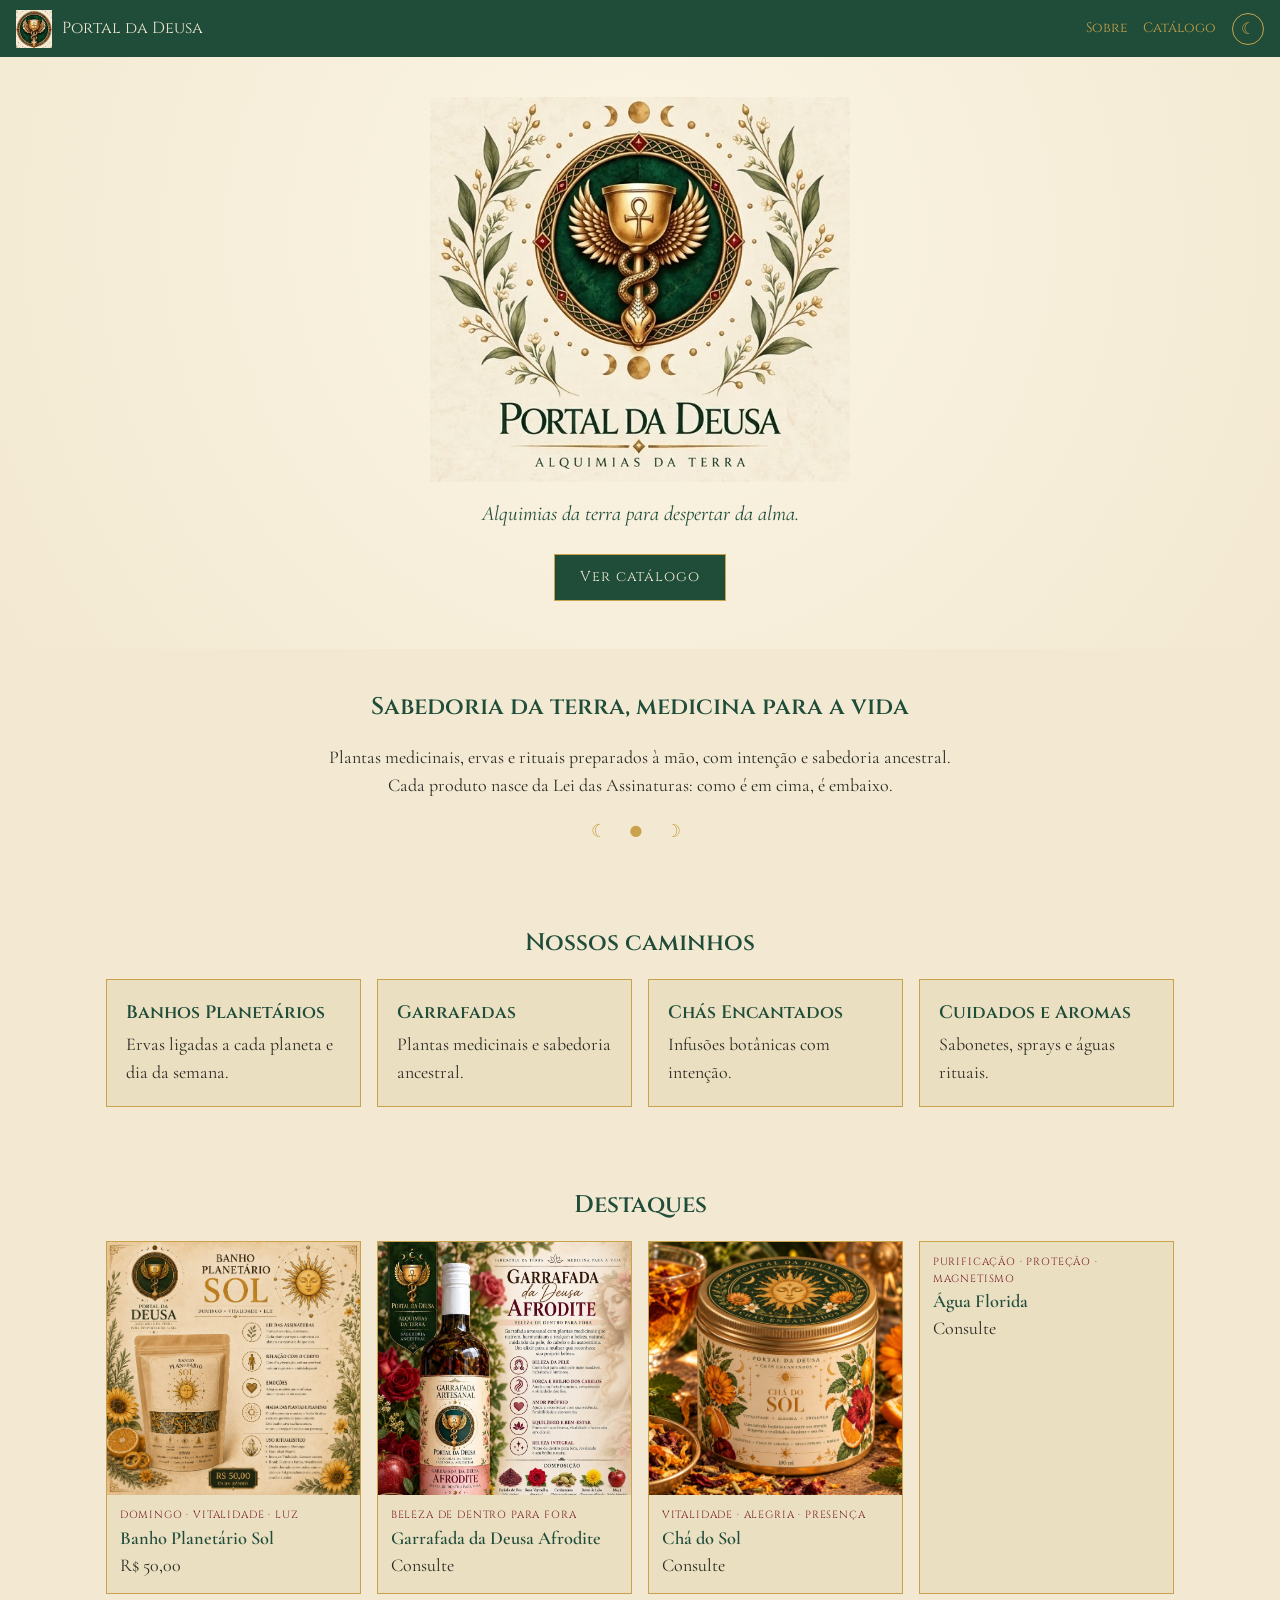
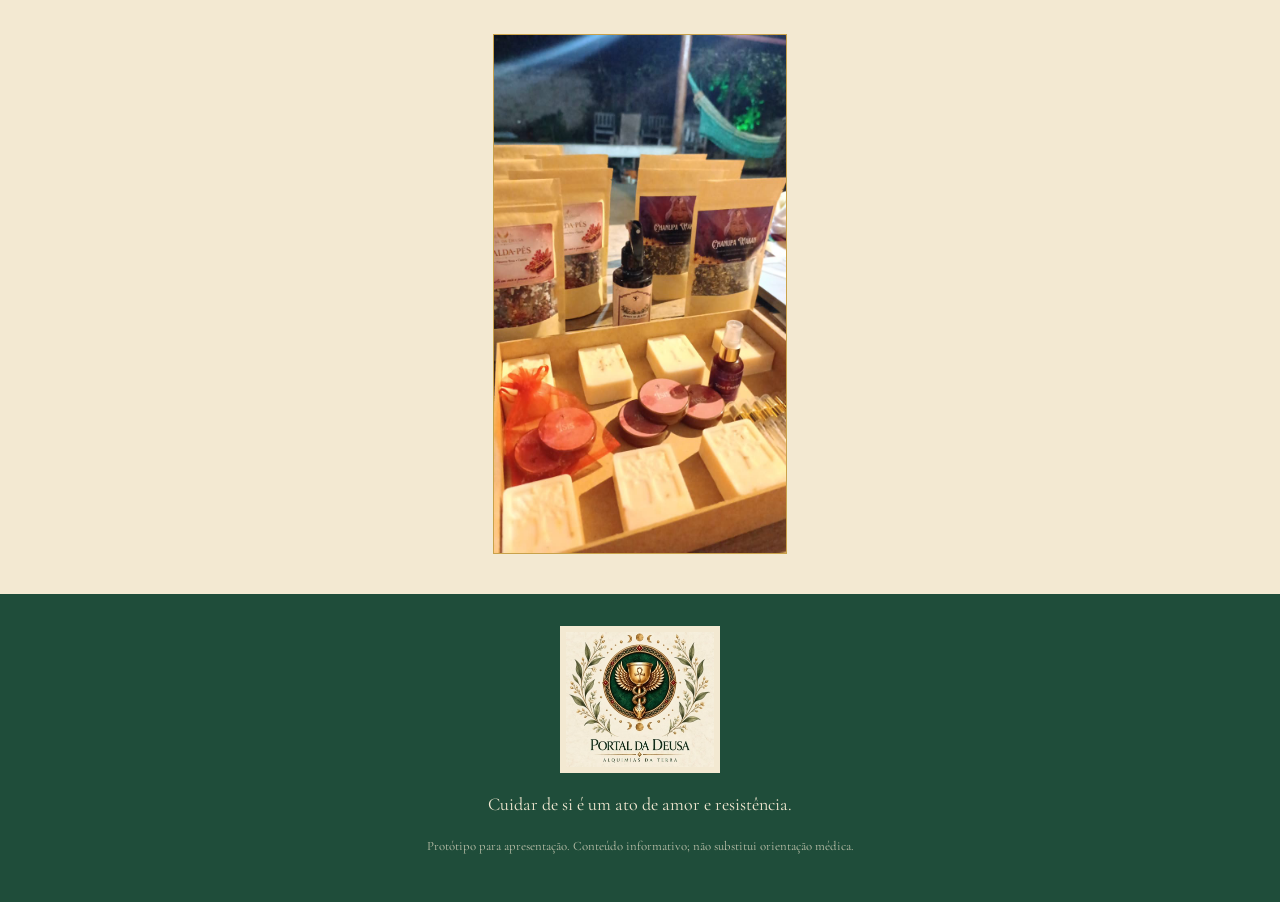
<file: index.html>
<!doctype html><html lang="pt-BR"><head><meta charset="utf-8"><meta name="viewport" content="width=device-width,initial-scale=1"><link rel="icon" href="assets/img/favicon.png"><link rel="preconnect" href="https://fonts.googleapis.com"><link href="https://fonts.googleapis.com/css2?family=Cinzel:wght@500;600&family=Cormorant+Garamond:ital,wght@0,400;0,600;1,400&display=swap" rel="stylesheet"><link rel="stylesheet" href="assets/css/style.css"><script>try{var t=localStorage.getItem('tema')||(matchMedia('(prefers-color-scheme:dark)').matches?'dark':'light');document.documentElement.dataset.theme=t}catch(e){}</script><title>Portal da Deusa · Alquimias da Terra</title><meta name="description" content="Banhos planetários, garrafadas, chás e cuidados rituais feitos com plantas e intenção."></head><body>
<header class="top"><a href="index.html" class="top__brand"><img src="assets/img/favicon.png" alt="" width="36" height="38"><span>Portal da Deusa</span></a><nav><a href="index.html#sobre">Sobre</a><a href="catalogo.html">Catálogo</a></nav></header>
<main>
<section class="hero"><img class="hero__logo" src="assets/img/logo.png" alt="Portal da Deusa · Alquimias da Terra"><p class="hero__lead">Alquimias da terra para despertar da alma.</p><a class="btn" href="catalogo.html">Ver catálogo</a></section>
<section id="sobre" class="sec sec--narrow"><h2>Sabedoria da terra, medicina para a vida</h2><p>Plantas medicinais, ervas e rituais preparados à mão, com intenção e sabedoria ancestral. Cada produto nasce da Lei das Assinaturas: como é em cima, é embaixo.</p><div class="ornament">☾ ● ☽</div></section>
<section class="sec"><h2>Nossos caminhos</h2><div id="categorias" class="cats"></div></section>
<section class="sec"><h2>Destaques</h2><div id="destaques" class="grid"></div></section>
<section class="sec sec--photo"><img src="assets/img/mesa-produtos.jpg" alt="Mesa com banhos, sabonetes, sprays e Água Florida" loading="lazy"></section>
</main>
<footer class="foot"><img src="assets/img/logo.png" alt="Portal da Deusa" width="160"><p>Cuidar de si é um ato de amor e resistência.</p><p class="foot__small">Protótipo para apresentação. Conteúdo informativo; não substitui orientação médica.</p></footer>
<script src="assets/js/products.js"></script><script src="assets/js/app.js"></script></body></html>
</file>
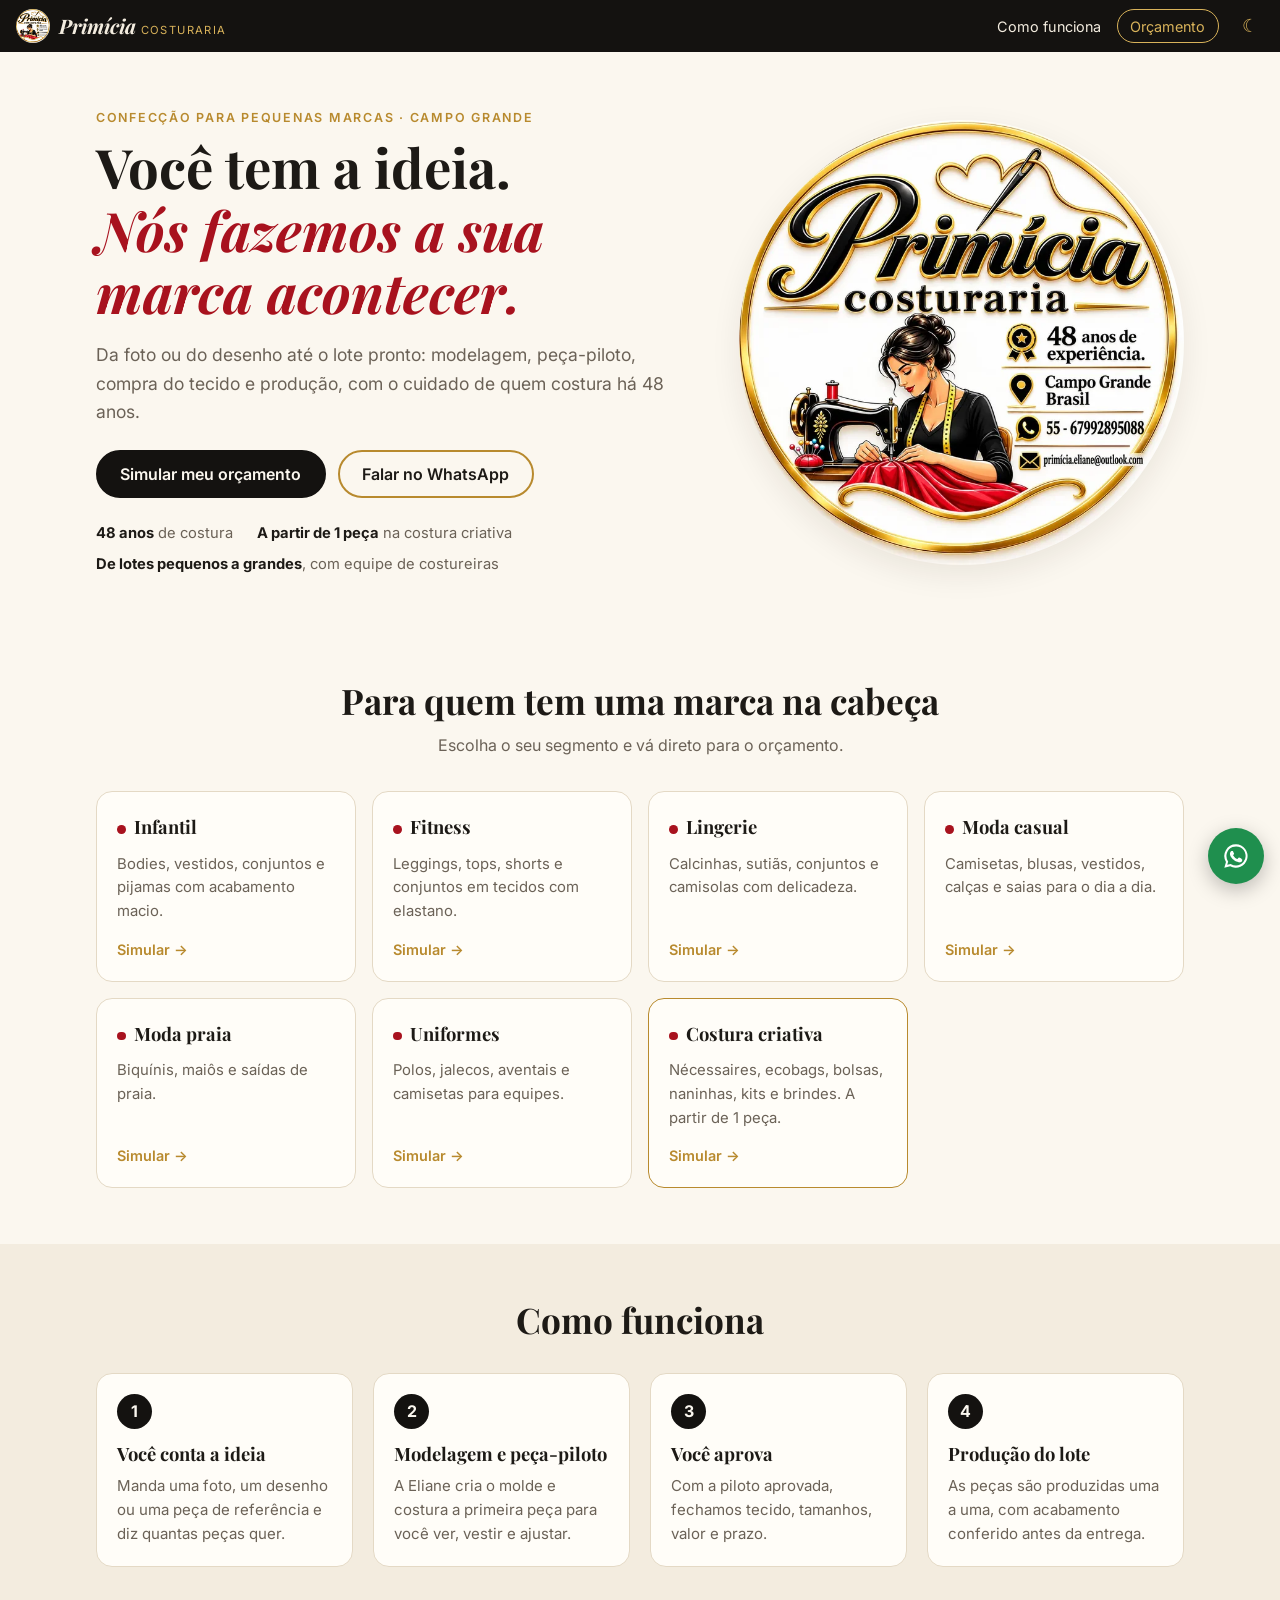
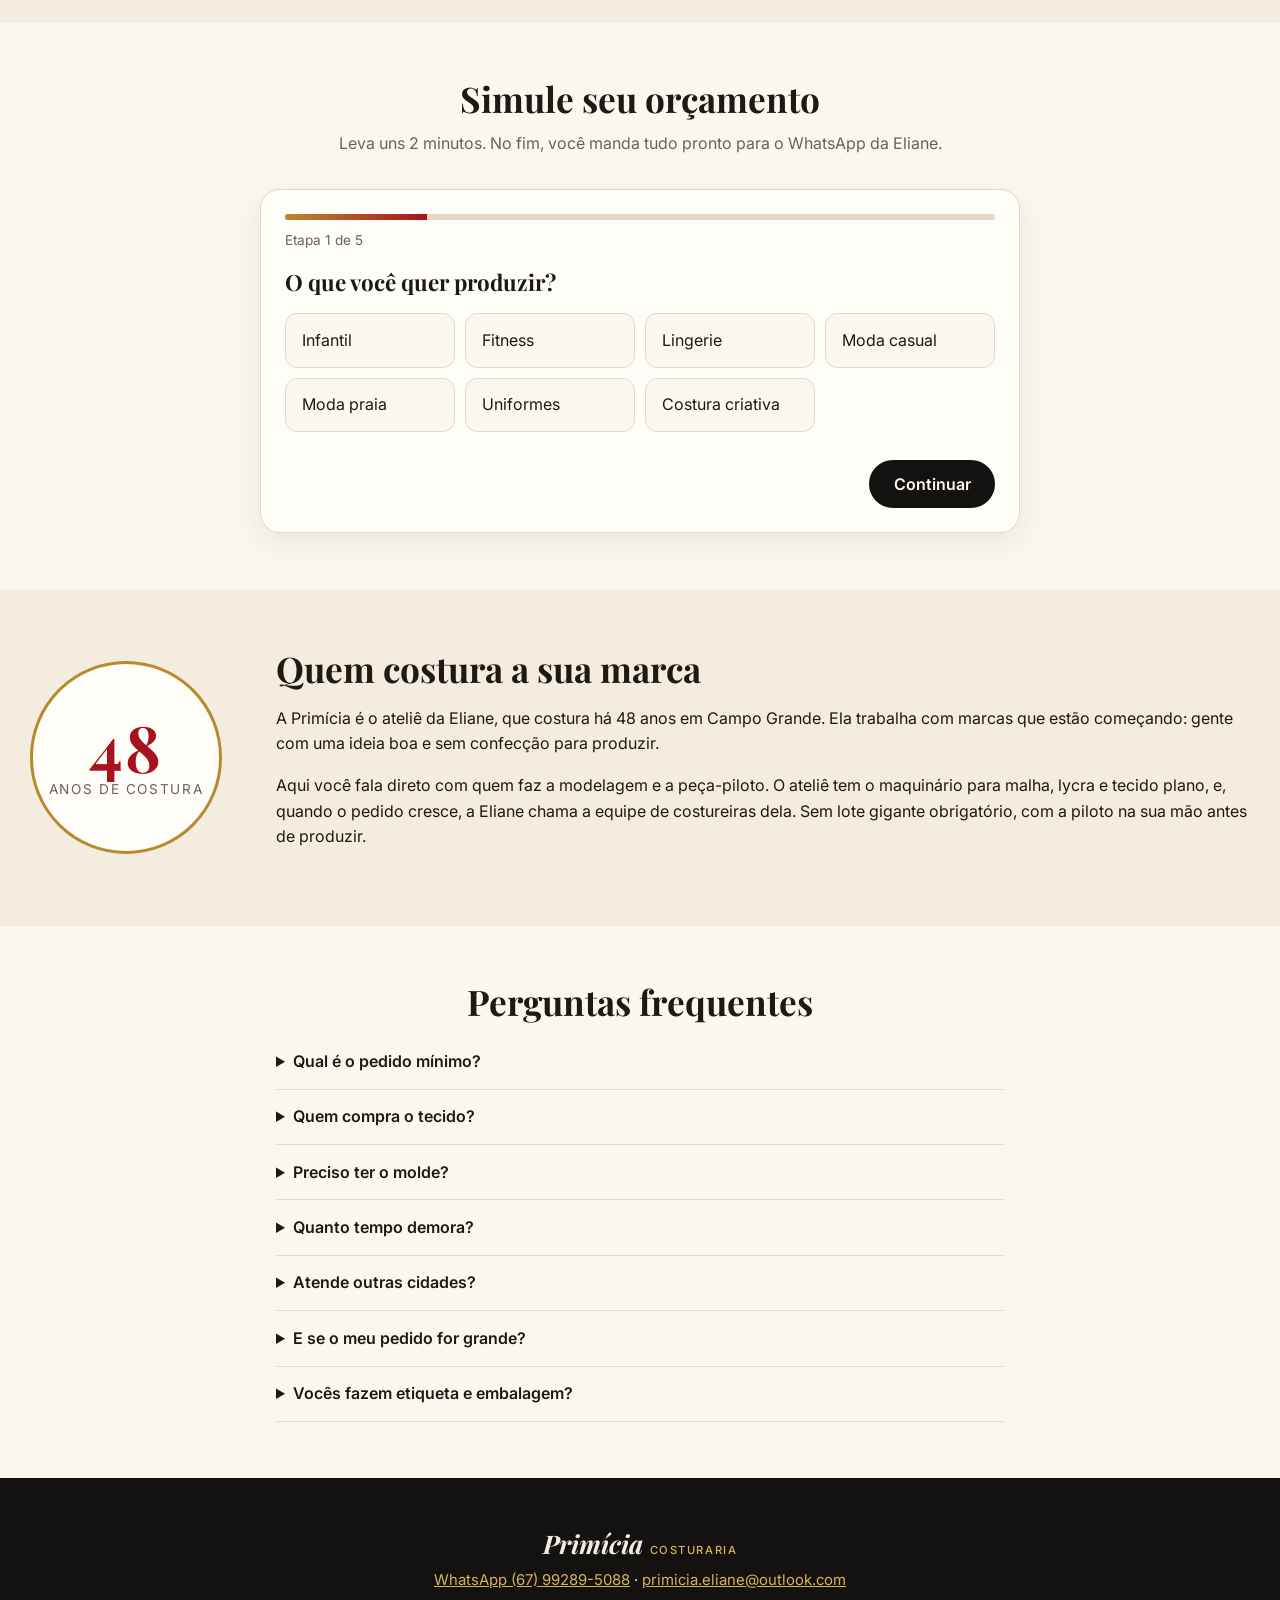
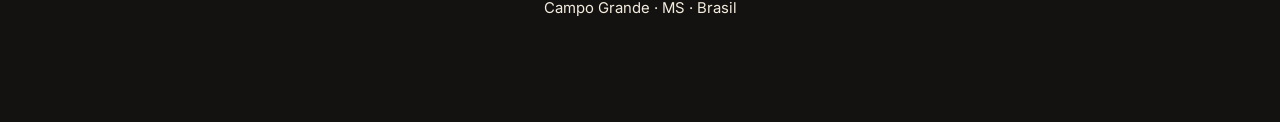
<file: primicia/index.html>
<!doctype html>
<html lang="pt-BR">
<head>
<meta charset="utf-8">
<meta name="viewport" content="width=device-width,initial-scale=1">
<title>Primícia Costuraria · Sua marca sai do papel</title>
<meta name="description" content="Confecção para pequenas marcas e costura criativa em Campo Grande. Modelagem, peça-piloto e produção em lote. Simule seu orçamento e fale com a Eliane pelo WhatsApp.">
<meta name="theme-color" content="#141210">
<link rel="icon" href="assets/img/favicon.png">
<link rel="apple-touch-icon" href="assets/img/icone.png">
<meta property="og:title" content="Primícia Costuraria · Sua marca sai do papel">
<meta property="og:description" content="Você tem a ideia. Nós fazemos a sua marca acontecer. Simule seu orçamento em 2 minutos.">
<meta property="og:image" content="assets/img/logo.jpg">
<link rel="preconnect" href="https://fonts.googleapis.com">
<link rel="preconnect" href="https://fonts.gstatic.com" crossorigin>
<link href="https://fonts.googleapis.com/css2?family=Playfair+Display:ital,wght@0,600;0,700;1,600;1,700&family=Inter:wght@400;500;600&display=swap" rel="stylesheet">
<link rel="stylesheet" href="assets/css/style.css">
<script>try{var t=localStorage.getItem('tema-primicia');if(t)document.documentElement.dataset.theme=t}catch(e){}</script>
</head>
<body>
<header class="top">
  <a href="#inicio" class="top__brand" aria-label="Primícia Costuraria, início">
    <img src="assets/img/favicon.png" alt="" width="34" height="34">
    <span>Primícia <small>costuraria</small></span>
  </a>
  <nav>
    <a href="#trabalhos" id="nav-trabalhos" hidden>Trabalhos</a>
    <a href="#como">Como funciona</a>
    <a href="#orcamento" class="top__cta">Orçamento</a>
  </nav>
</header>

<main id="inicio">
  <section class="hero">
    <div class="hero__text">
      <p class="eyebrow">Confecção para pequenas marcas · Campo Grande</p>
      <h1>Você tem a ideia.<br><em>Nós fazemos a sua marca acontecer.</em></h1>
      <p class="hero__lead">Da foto ou do desenho até o lote pronto: modelagem, peça-piloto, compra do tecido e produção, com o cuidado de quem costura há 48 anos.</p>
      <div class="hero__actions">
        <a class="btn" href="#orcamento">Simular meu orçamento</a>
        <a class="btn btn--ghost" data-wa href="https://wa.me/5567992895088" target="_blank" rel="noopener">Falar no WhatsApp</a>
      </div>
      <ul class="hero__facts">
        <li><strong>48 anos</strong> de costura</li>
        <li><strong>A partir de 1 peça</strong> na costura criativa</li>
        <li><strong>De lotes pequenos a grandes</strong>, com equipe de costureiras</li>
      </ul>
    </div>
    <picture class="hero__logo">
      <source srcset="assets/img/logo.webp" type="image/webp">
      <img src="assets/img/logo.jpg" alt="Logo da Primícia Costuraria: costureira na máquina de costura com tecido vermelho" width="720" height="720">
    </picture>
  </section>

  <section class="sec" id="para-quem">
    <h2>Para quem tem uma marca na cabeça</h2>
    <p class="sec__lead">Escolha o seu segmento e vá direto para o orçamento.</p>
    <div class="segs" id="segs"></div>
  </section>

  <section class="sec sec--alt" id="como">
    <h2>Como funciona</h2>
    <ol class="passos">
      <li><span>1</span><h3>Você conta a ideia</h3><p>Manda uma foto, um desenho ou uma peça de referência e diz quantas peças quer.</p></li>
      <li><span>2</span><h3>Modelagem e peça-piloto</h3><p>A Eliane cria o molde e costura a primeira peça para você ver, vestir e ajustar.</p></li>
      <li><span>3</span><h3>Você aprova</h3><p>Com a piloto aprovada, fechamos tecido, tamanhos, valor e prazo.</p></li>
      <li><span>4</span><h3>Produção do lote</h3><p>As peças são produzidas uma a uma, com acabamento conferido antes da entrega.</p></li>
    </ol>
  </section>

  <section class="sec trabalhos" id="trabalhos" hidden>
    <h2>Feito na Primícia</h2>
    <p class="sec__lead">Peças e lotes que já saíram do ateliê. Toque em um trabalho para ver os detalhes.</p>
    <p class="trab-contador" id="trab-contador" hidden></p>
    <div class="opts opts--chip trab-filtros" id="trab-filtros" hidden></div>
    <div class="trab-grade" id="trab-grade"></div>
    <dialog class="trab-det" id="trab-det" aria-label="Detalhes do trabalho">
      <button type="button" class="trab-det__fechar" id="trab-det-fechar" aria-label="Fechar">×</button>
      <div id="trab-det-conteudo"></div>
    </dialog>
  </section>

  <section class="sec" id="orcamento">
    <h2>Simule seu orçamento</h2>
    <p class="sec__lead">Leva uns 2 minutos. No fim, você manda tudo pronto para o WhatsApp da Eliane.</p>

    <form class="wiz" id="wiz" novalidate>
      <div class="wiz__progress" aria-hidden="true"><span id="wiz-bar"></span></div>
      <p class="wiz__step-label" id="wiz-label" aria-live="polite"></p>

      <fieldset class="step" data-step="1">
        <legend>O que você quer produzir?</legend>
        <div class="opts opts--seg" id="opt-seg"></div>
        <div id="pecas-box" hidden>
          <p class="q">Qual peça?</p>
          <div class="opts opts--chip" id="opt-peca"></div>
        </div>
      </fieldset>

      <fieldset class="step" data-step="2" hidden>
        <legend>E o tecido?</legend>
        <div class="opts opts--chip">
          <label class="chip"><input type="radio" name="compra" value="primicia" checked><span>A Primícia compra o tecido e os aviamentos</span></label>
          <label class="chip"><input type="radio" name="compra" value="cliente"><span>Eu forneço o tecido</span></label>
        </div>
        <div id="tecidos-box">
          <p class="q">Qual tecido? <small>(pode mudar depois)</small></p>
          <div class="opts opts--chip" id="opt-tecido"></div>
        </div>
      </fieldset>

      <fieldset class="step" data-step="3" hidden>
        <legend>Quantas peças?</legend>
        <div class="grid2">
          <label class="field"><span>Quantos modelos diferentes?</span><input type="number" name="modelos" min="1" max="20" value="1" inputmode="numeric"></label>
          <label class="field"><span>Peças por modelo</span><input type="number" name="qtd" min="1" max="5000" value="30" inputmode="numeric"></label>
          <label class="field" id="tamanhos-field"><span>Quantos tamanhos? <small>(ex.: P, M e G = 3)</small></span><input type="number" name="tamanhos" min="1" max="10" value="3" inputmode="numeric"></label>
        </div>
        <p class="aviso" id="aviso-minimo" hidden></p>
        <p class="q">Nível de detalhe</p>
        <div class="opts opts--chip" id="opt-detalhe"></div>
        <label class="check"><input type="checkbox" name="temMolde"><span>Já tenho molde ou peça-piloto aprovada</span></label>
      </fieldset>

      <fieldset class="step" data-step="4" hidden>
        <legend>Mostre a sua ideia</legend>
        <label class="upload" id="upload">
          <input type="file" name="foto" accept="image/*" id="foto">
          <span class="upload__empty">
            <strong>Adicionar foto ou desenho</strong>
            <small>Uma peça que você gosta, um rascunho no papel, um print. A imagem fica só no seu aparelho até você enviar.</small>
          </span>
          <img id="foto-preview" alt="Pré-visualização da referência" hidden>
        </label>
        <button type="button" class="link" id="foto-remover" hidden>Remover foto</button>
        <label class="field"><span>Conte mais <small>(cores, estampa, prazo, para quando você precisa)</small></span><textarea name="obs" rows="3" maxlength="600"></textarea></label>
      </fieldset>

      <fieldset class="step" data-step="5" hidden>
        <legend>Quase lá: quem é você?</legend>
        <div class="grid2">
          <label class="field"><span>Seu nome *</span><input type="text" name="nome" autocomplete="name" required maxlength="80"></label>
          <label class="field"><span>Nome da marca <small>(se já tiver)</small></span><input type="text" name="marca" maxlength="80"></label>
          <label class="field"><span>Cidade</span><input type="text" name="cidade" autocomplete="address-level2" maxlength="80"></label>
        </div>
      </fieldset>

      <p class="erro" id="wiz-erro" role="alert" hidden></p>

      <div class="wiz__nav">
        <button type="button" class="btn btn--ghost" id="wiz-voltar" hidden>Voltar</button>
        <button type="submit" class="btn" id="wiz-seguir">Continuar</button>
      </div>
    </form>

    <div class="result" id="result" hidden tabindex="-1">
      <p class="eyebrow">Estimativa para</p>
      <h3 id="r-titulo"></h3>
      <div class="result__nums">
        <div><span>Por peça</span><strong id="r-peca"></strong></div>
        <div><span>Total estimado</span><strong id="r-total"></strong></div>
        <div><span>Prazo</span><strong id="r-prazo"></strong></div>
      </div>
      <dl class="result__det" id="r-det"></dl>
      <p class="aviso">Isto é uma estimativa. O valor final é fechado depois que a Eliane vê a sua referência e a peça-piloto é aprovada.</p>
      <div class="result__actions">
        <a class="btn btn--wa" id="enviar" target="_blank" rel="noopener">Enviar pelo WhatsApp</a>
        <a class="btn btn--ghost" id="enviar-wa" target="_blank" rel="noopener">Abrir no WhatsApp</a>
        <button type="button" class="link" id="copiar">Copiar resumo</button>
        <button type="button" class="link" id="refazer">Refazer simulação</button>
      </div>
      <p class="dica" id="enviar-dica" hidden></p>
    </div>
  </section>

  <section class="sec sec--alt sobre" id="sobre">
    <p class="sobre__selo"><span><strong>48</strong>anos de costura</span></p>
    <div>
      <h2>Quem costura a sua marca</h2>
      <p>A Primícia é o ateliê da Eliane, que costura há 48 anos em Campo Grande. Ela trabalha com marcas que estão começando: gente com uma ideia boa e sem confecção para produzir.</p>
      <p>Aqui você fala direto com quem faz a modelagem e a peça-piloto. O ateliê tem o maquinário para malha, lycra e tecido plano, e, quando o pedido cresce, a Eliane chama a equipe de costureiras dela. Sem lote gigante obrigatório, com a piloto na sua mão antes de produzir.</p>
    </div>
  </section>

  <section class="sec sec--narrow" id="duvidas">
    <h2>Perguntas frequentes</h2>
    <details><summary>Qual é o pedido mínimo?</summary><p id="faq-minimo">Na confecção para marcas, a partir de 20 peças por modelo. Na costura criativa (nécessaires, ecobags, naninhas, kits), a partir de 1 peça.</p></details>
    <details><summary>Quem compra o tecido?</summary><p>Você escolhe. A Primícia pode comprar tecido e aviamentos, ou você entrega o seu tecido e paga só a costura.</p></details>
    <details><summary>Preciso ter o molde?</summary><p>Não. A modelagem e a peça-piloto fazem parte do serviço. Se você já tem molde ou piloto aprovada, essa etapa sai do orçamento.</p></details>
    <details><summary>Quanto tempo demora?</summary><p>A peça-piloto fica pronta em cerca de 1 a 2 semanas. O prazo do lote depende da quantidade e do detalhe; o simulador mostra uma estimativa.</p></details>
    <details><summary>Atende outras cidades?</summary><p>Sim. O ateliê fica em Campo Grande (MS), e as peças podem ser enviadas para qualquer lugar do Brasil, com frete à parte.</p></details>
    <details><summary>E se o meu pedido for grande?</summary><p>Dá conta. Para lotes maiores, a Eliane trabalha com uma equipe de costureiras. O prazo é combinado na conversa, depois da peça-piloto aprovada.</p></details>
    <details><summary>Vocês fazem etiqueta e embalagem?</summary><p>Hoje não. Você pode mandar as suas etiquetas para serem costuradas nas peças.</p></details>
  </section>
</main>

<footer class="foot">
  <p class="foot__brand">Primícia <small>costuraria</small></p>
  <p><a data-wa href="https://wa.me/5567992895088" target="_blank" rel="noopener">WhatsApp (67) 99289-5088</a> · <a href="mailto:primicia.eliane@outlook.com">primicia.eliane@outlook.com</a></p>
  <p>Campo Grande · MS · Brasil</p>
</footer>

<a class="wa-float" data-wa href="https://wa.me/5567992895088" target="_blank" rel="noopener" aria-label="Falar no WhatsApp">
  <svg viewBox="0 0 24 24" width="28" height="28" aria-hidden="true"><path fill="currentColor" d="M12 2a10 10 0 0 0-8.6 15.1L2 22l5-1.3A10 10 0 1 0 12 2Zm0 18.2a8.2 8.2 0 0 1-4.2-1.2l-.3-.2-3 .8.8-2.9-.2-.3A8.2 8.2 0 1 1 12 20.2Zm4.5-6.1c-.2-.1-1.5-.7-1.7-.8-.2-.1-.4-.1-.6.1l-.8 1c-.1.2-.3.2-.5.1a6.7 6.7 0 0 1-3.3-2.9c-.3-.4.3-.4.7-1.3.1-.2 0-.3 0-.4l-.8-1.8c-.2-.5-.4-.4-.6-.4h-.5a1 1 0 0 0-.7.3 3 3 0 0 0-.9 2.2c0 1.3.9 2.5 1 2.7.1.2 1.8 2.8 4.5 3.9 1.7.7 2.3.8 3.2.6.5-.1 1.5-.6 1.7-1.2.2-.6.2-1.1.2-1.2-.1-.1-.3-.2-.5-.3Z"/></svg>
</a>

<script src="assets/js/precos.js"></script>
<script src="assets/js/orcamento.js"></script>
<script src="assets/js/trabalhos.js"></script>
<script src="assets/js/trabalhos-galeria.js"></script>
</body>
</html>
</file>
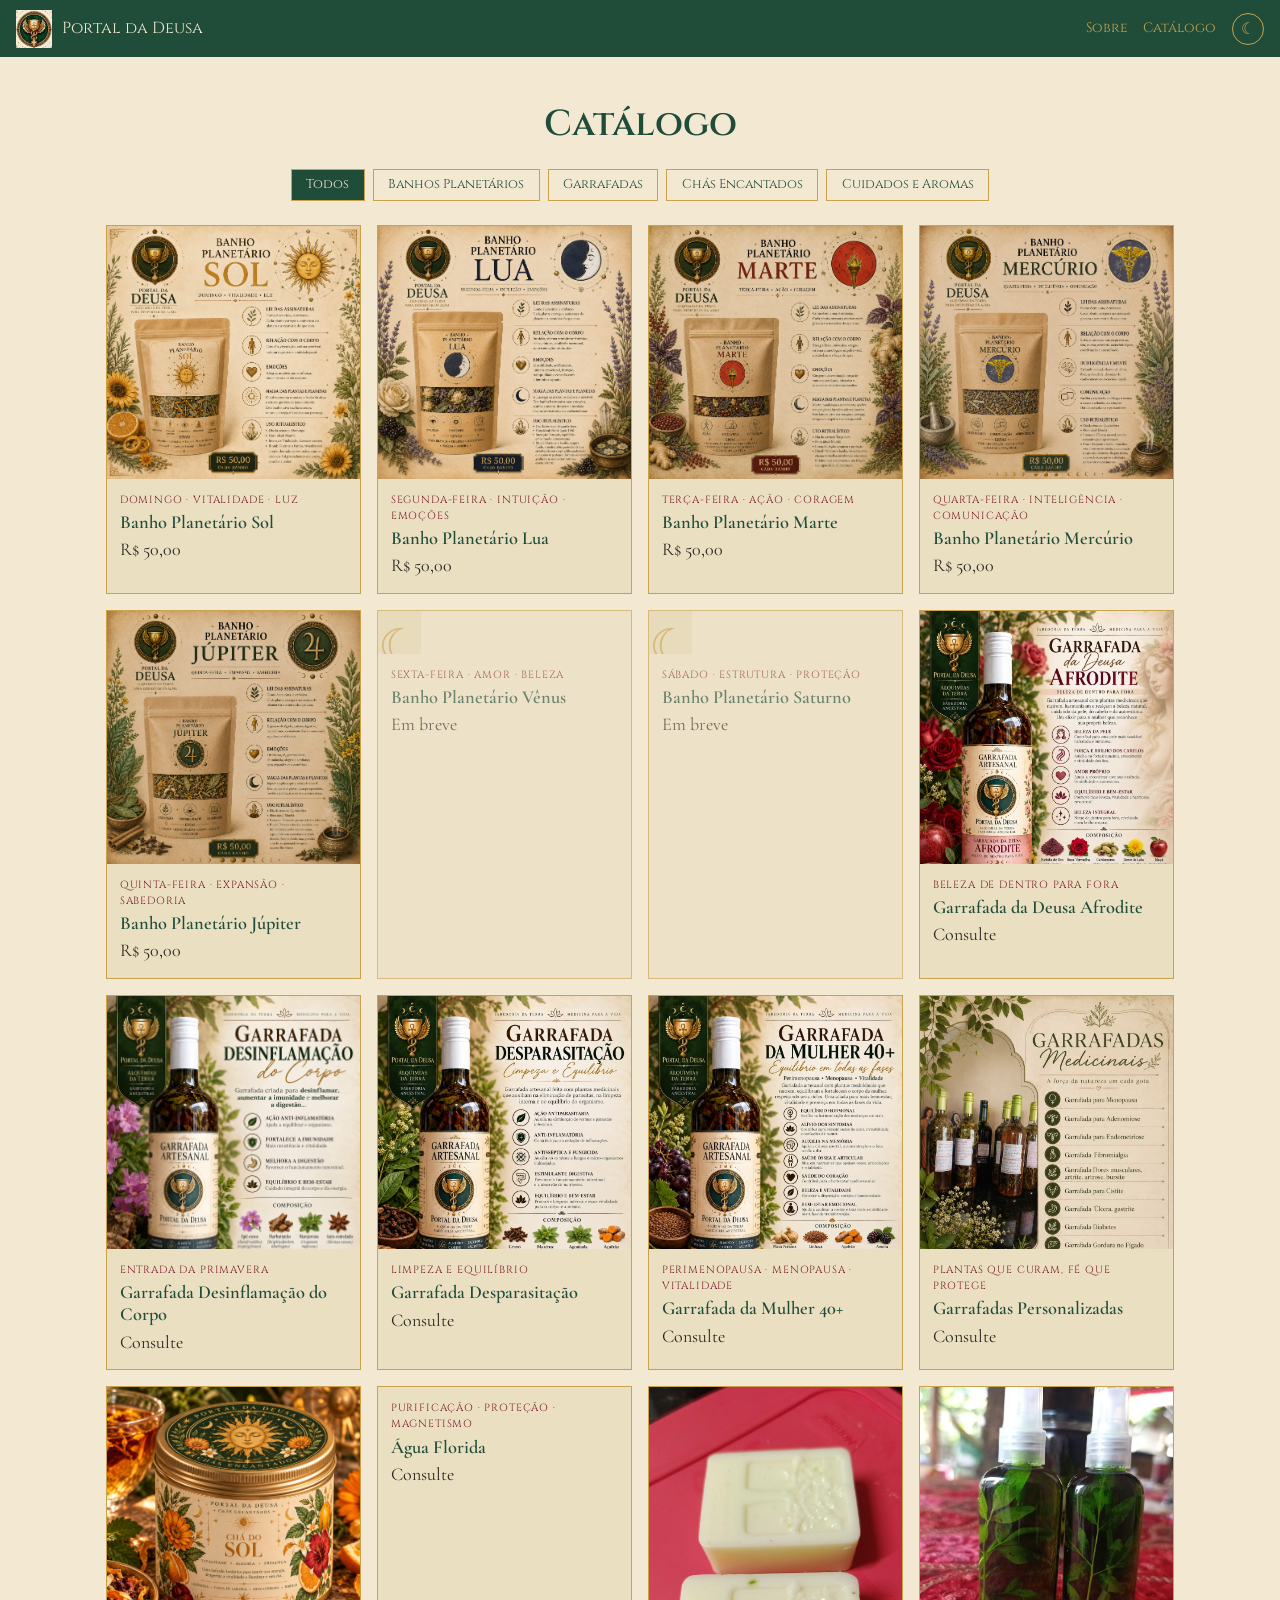
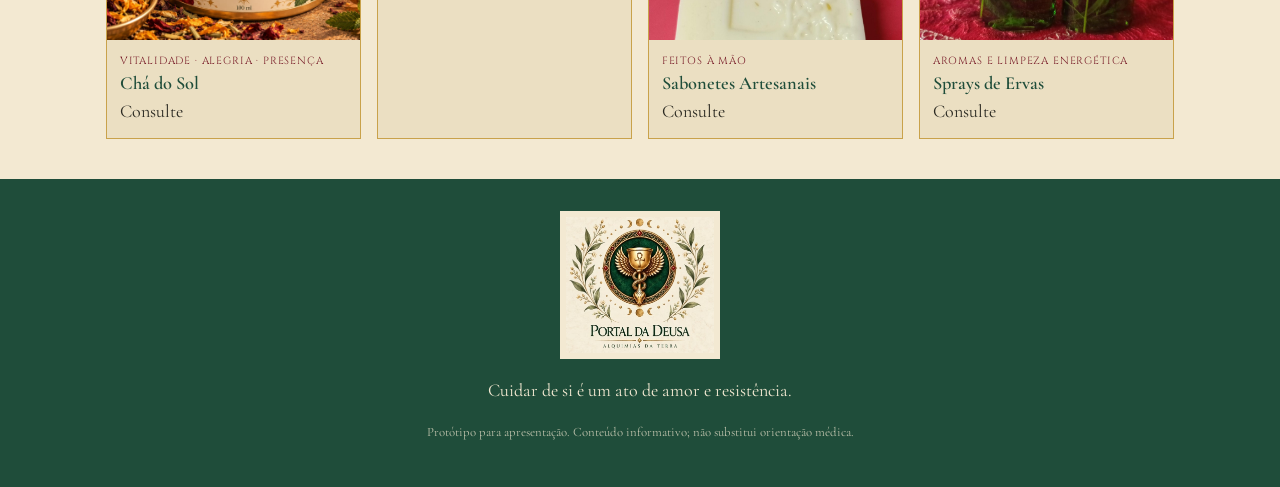
<file: catalogo.html>
<!doctype html><html lang="pt-BR"><head><meta charset="utf-8"><meta name="viewport" content="width=device-width,initial-scale=1"><link rel="icon" href="assets/img/favicon.png"><link rel="preconnect" href="https://fonts.googleapis.com"><link href="https://fonts.googleapis.com/css2?family=Cinzel:wght@500;600&family=Cormorant+Garamond:ital,wght@0,400;0,600;1,400&display=swap" rel="stylesheet"><link rel="stylesheet" href="assets/css/style.css"><script>try{var t=localStorage.getItem('tema')||(matchMedia('(prefers-color-scheme:dark)').matches?'dark':'light');document.documentElement.dataset.theme=t}catch(e){}</script><title>Catálogo · Portal da Deusa</title></head><body>
<header class="top"><a href="index.html" class="top__brand"><img src="assets/img/favicon.png" alt="" width="36" height="38"><span>Portal da Deusa</span></a><nav><a href="index.html#sobre">Sobre</a><a href="catalogo.html">Catálogo</a></nav></header>
<main class="sec"><h1>Catálogo</h1><div id="filtros" class="filtros" role="group" aria-label="Categorias"></div><div id="grid" class="grid"></div></main>
<div id="modal" class="modal" hidden role="dialog" aria-modal="true"><div class="modal__box"><button class="modal__close" aria-label="Fechar">×</button><div id="modal-content" class="modal__content"></div></div></div>
<footer class="foot"><img src="assets/img/logo.png" alt="Portal da Deusa" width="160"><p>Cuidar de si é um ato de amor e resistência.</p><p class="foot__small">Protótipo para apresentação. Conteúdo informativo; não substitui orientação médica.</p></footer>
<script src="assets/js/products.js"></script><script src="assets/js/app.js"></script></body></html>
</file>
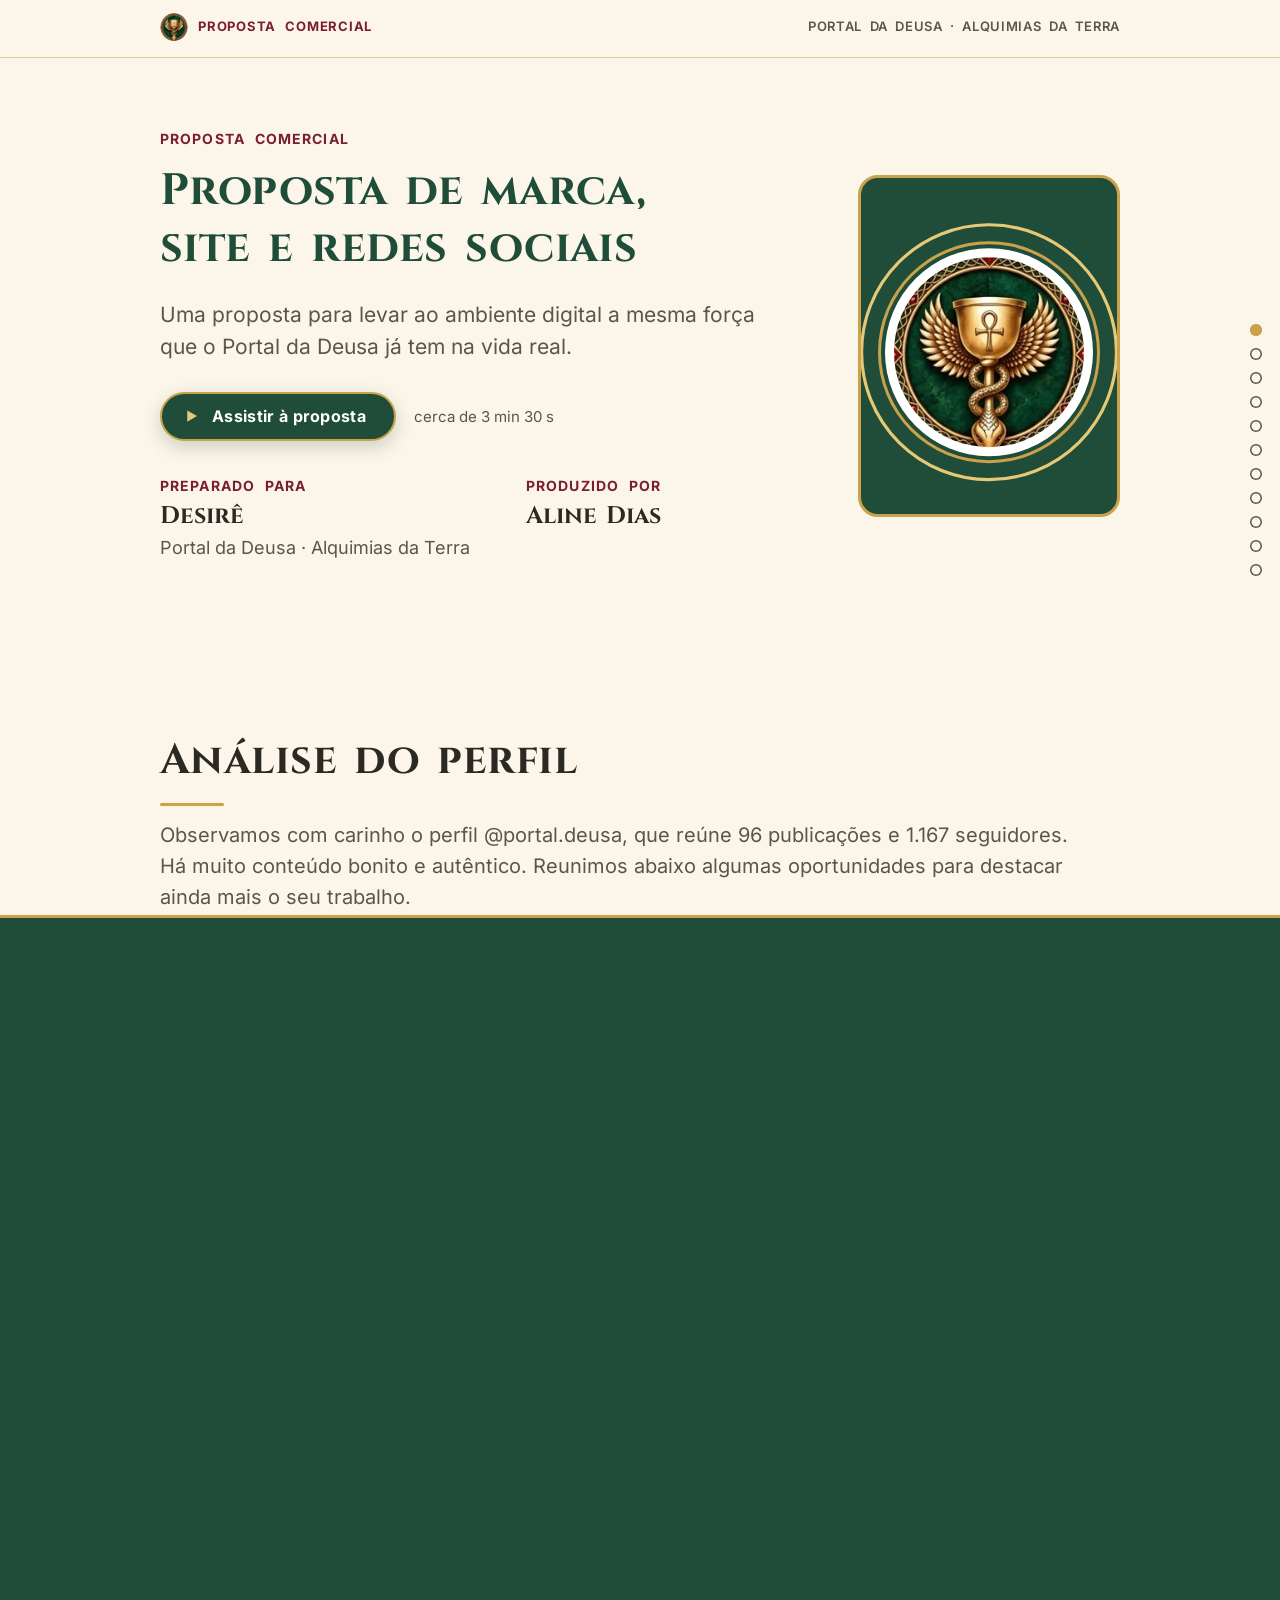
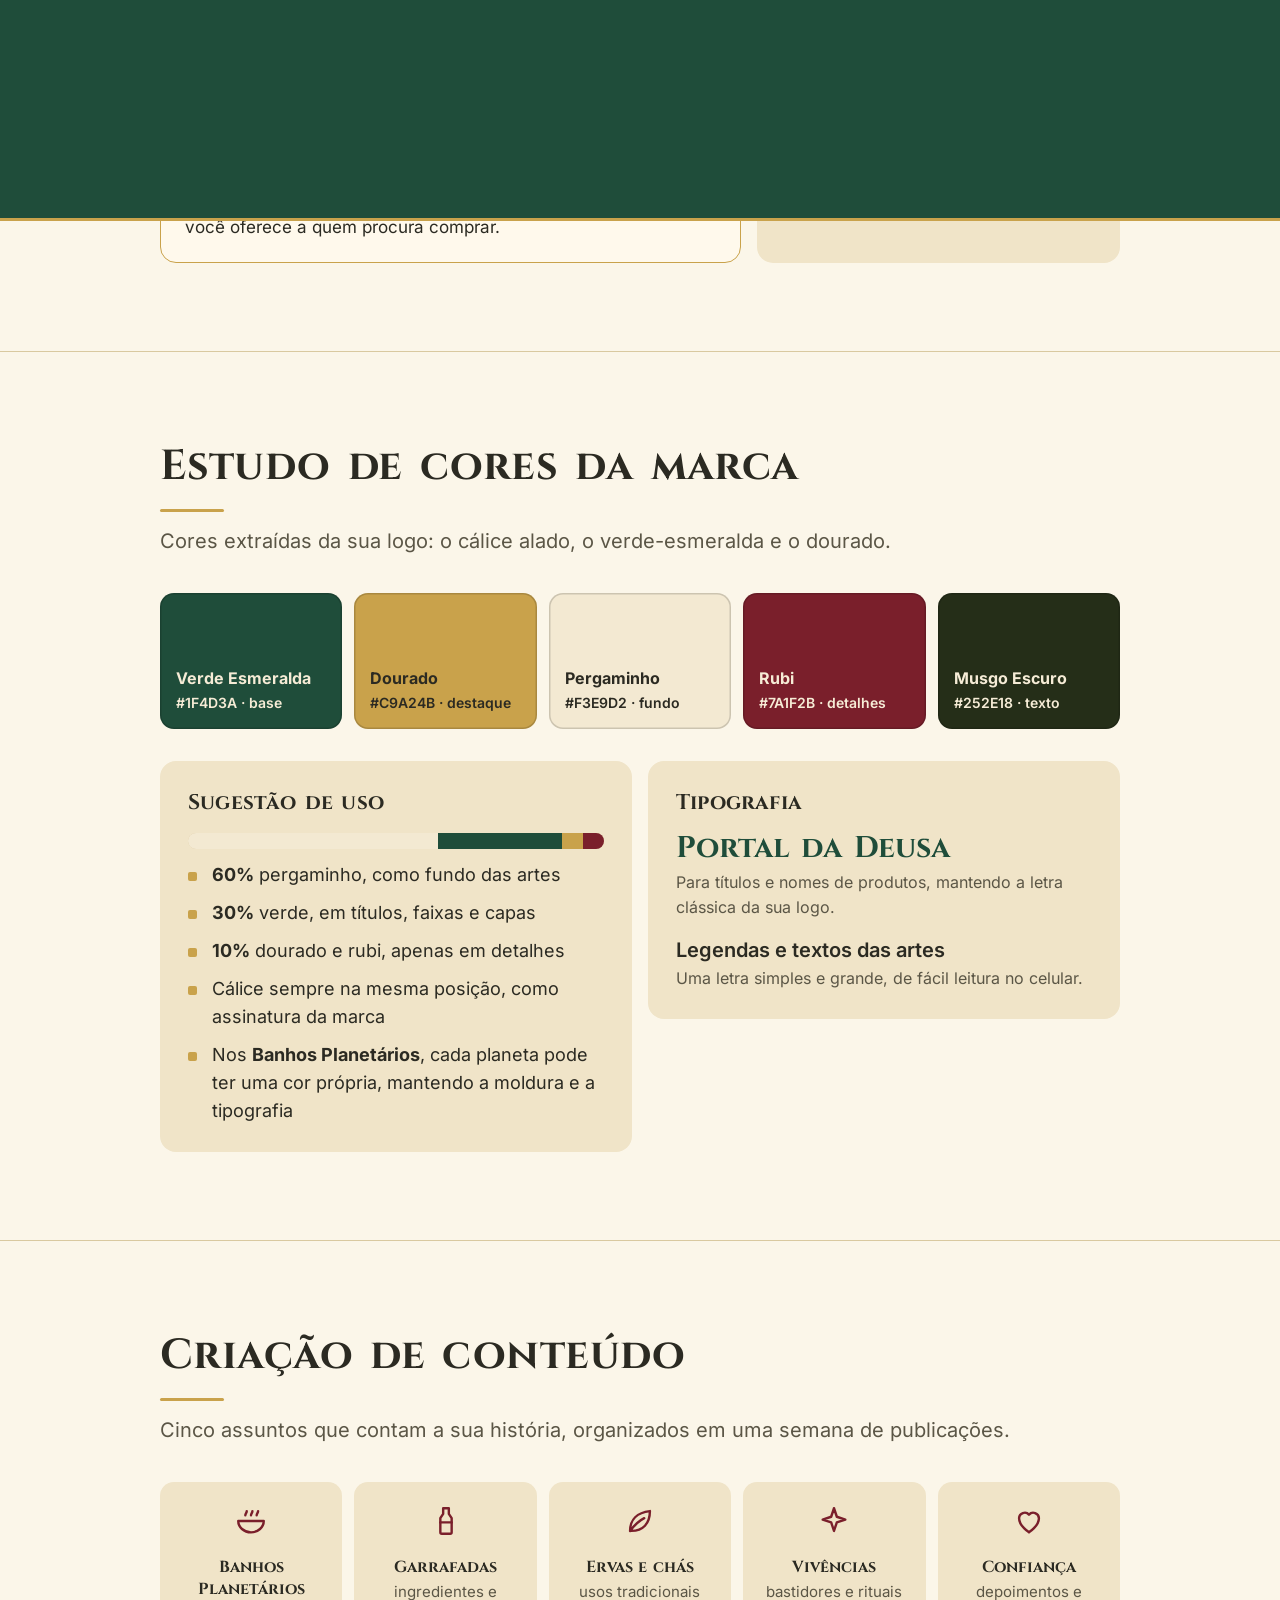
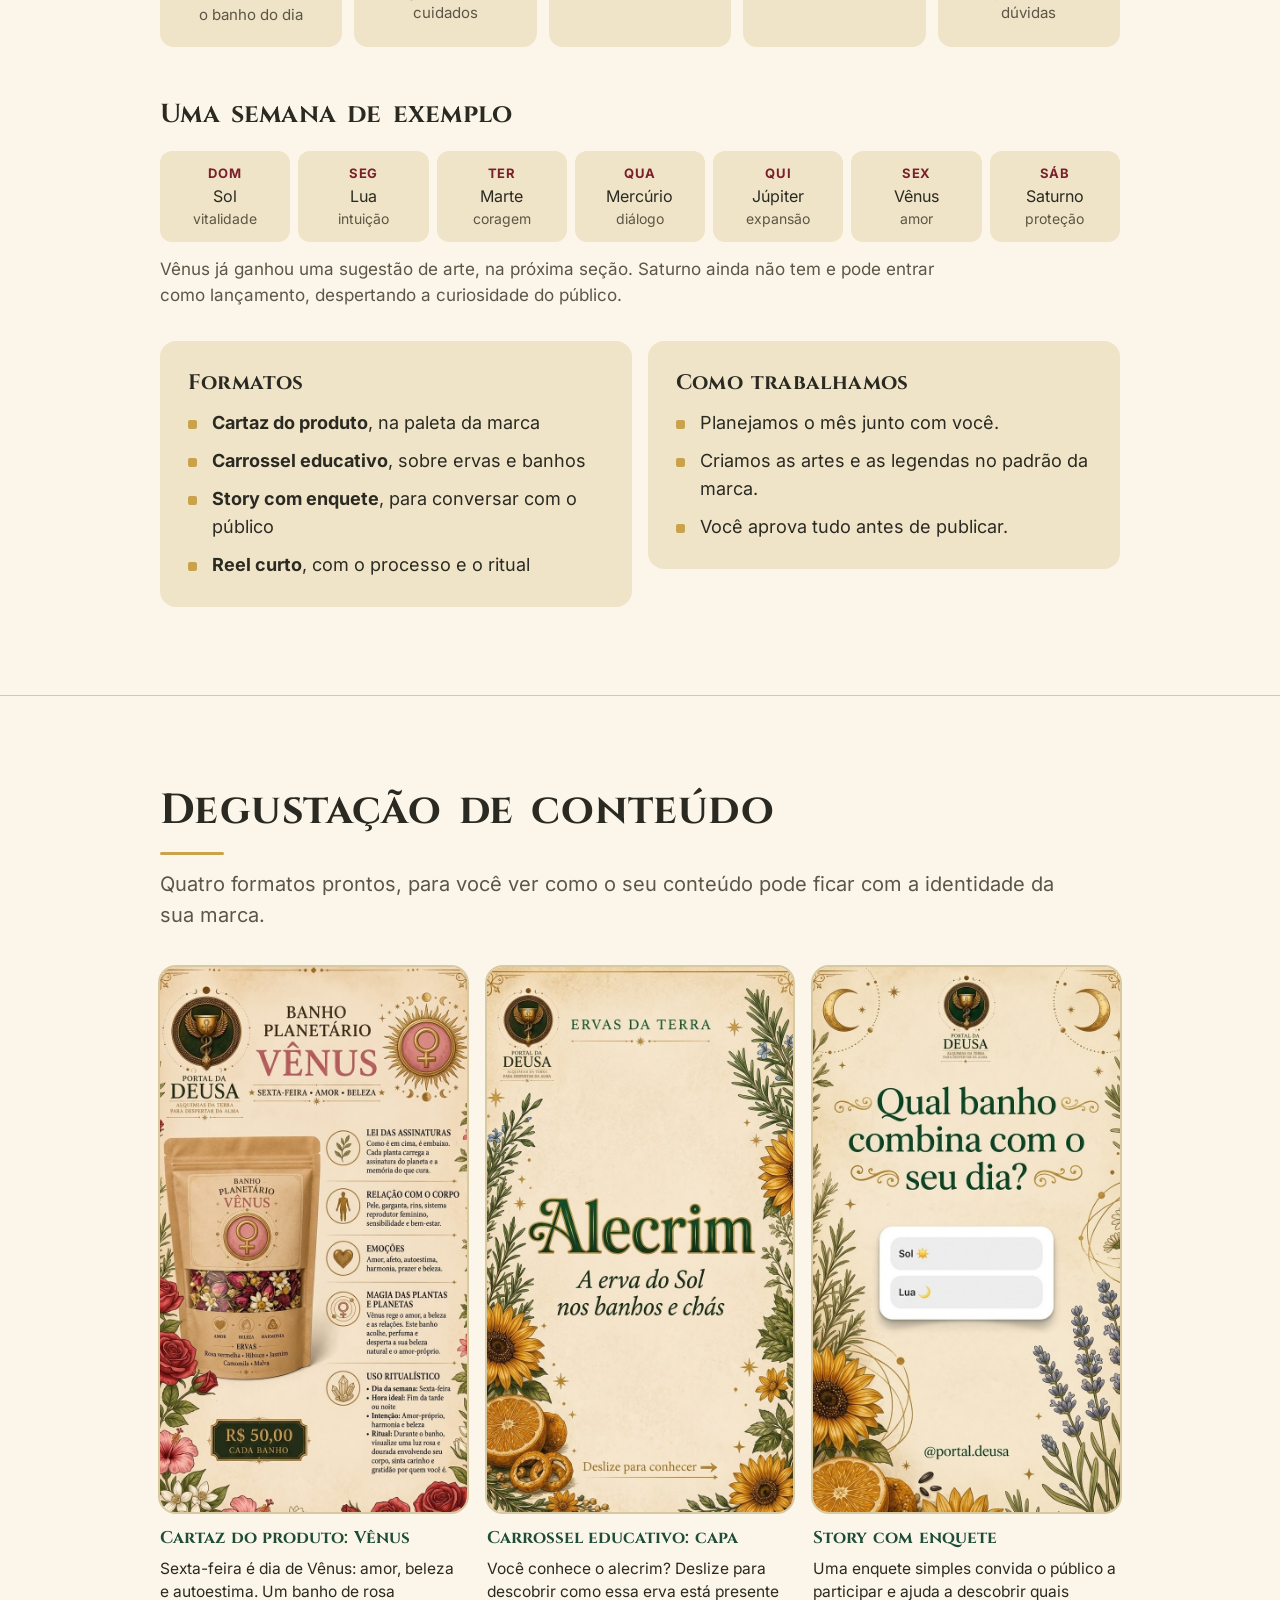
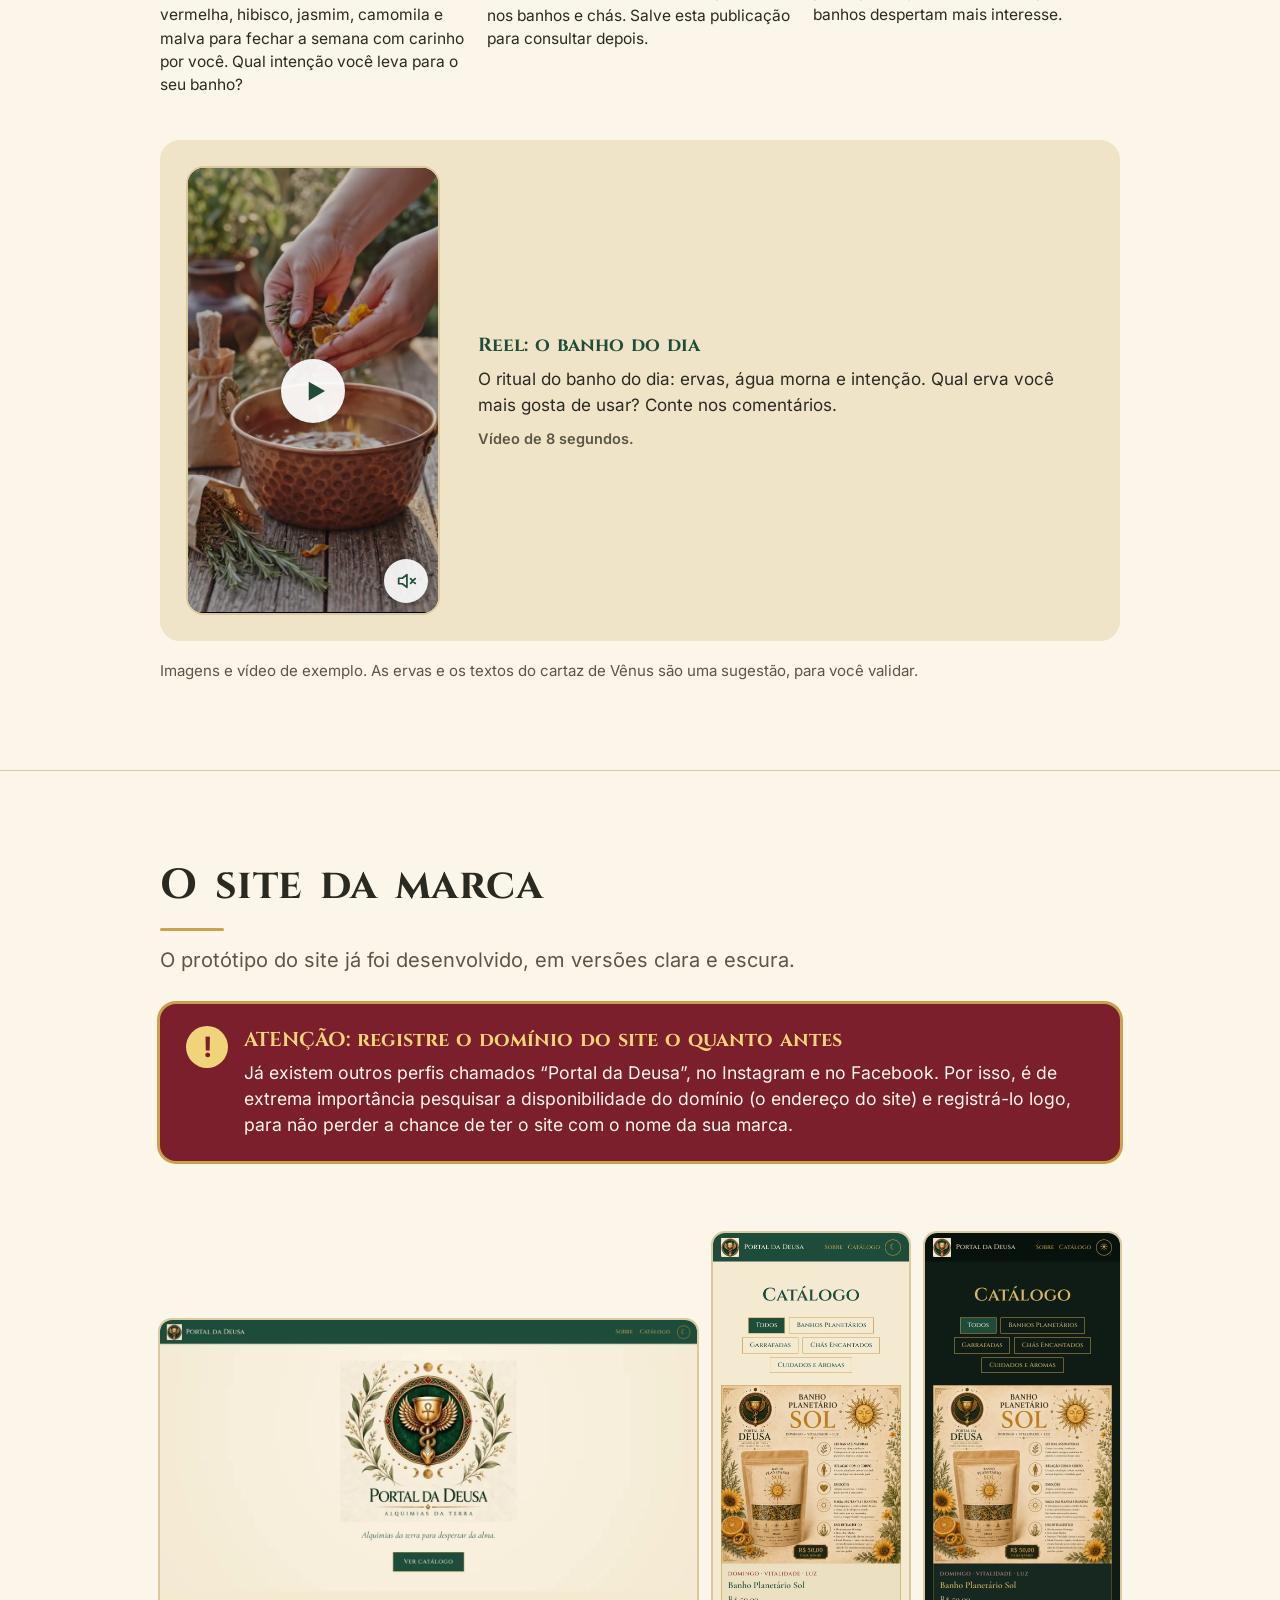
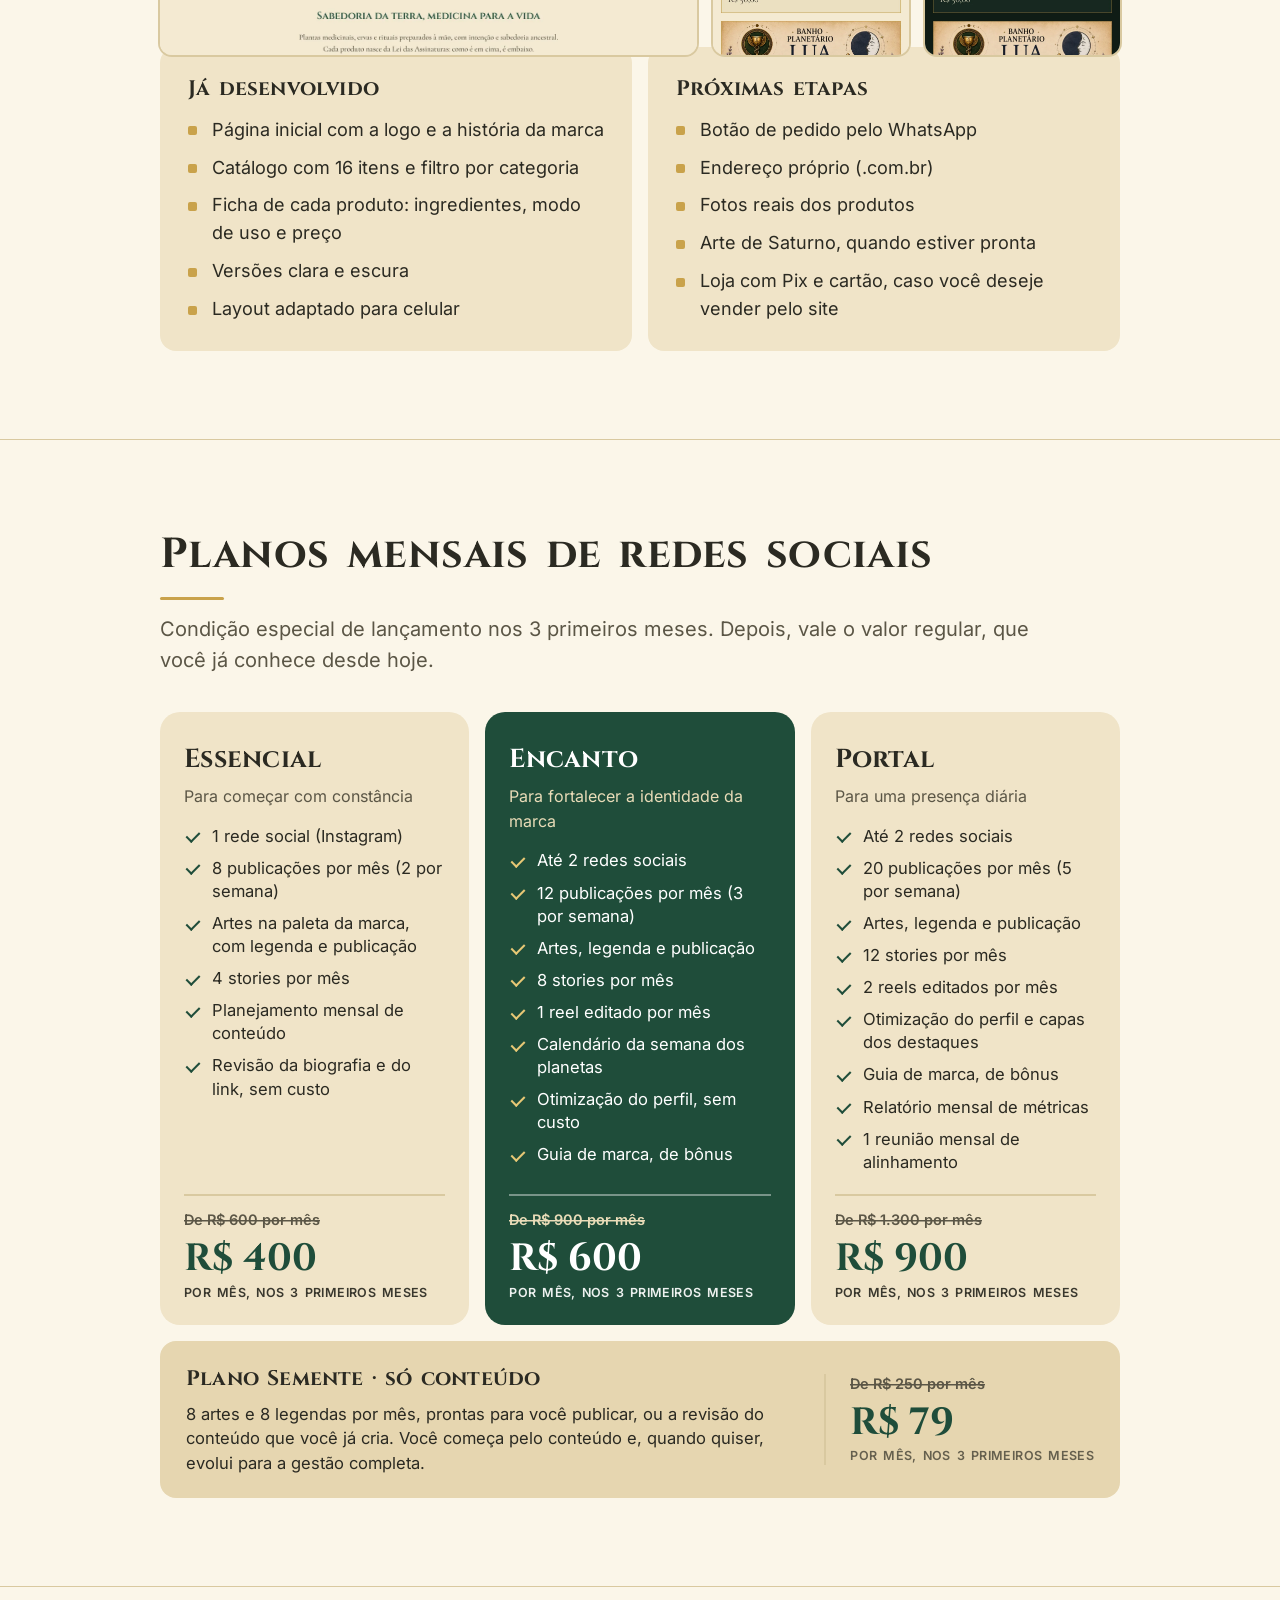
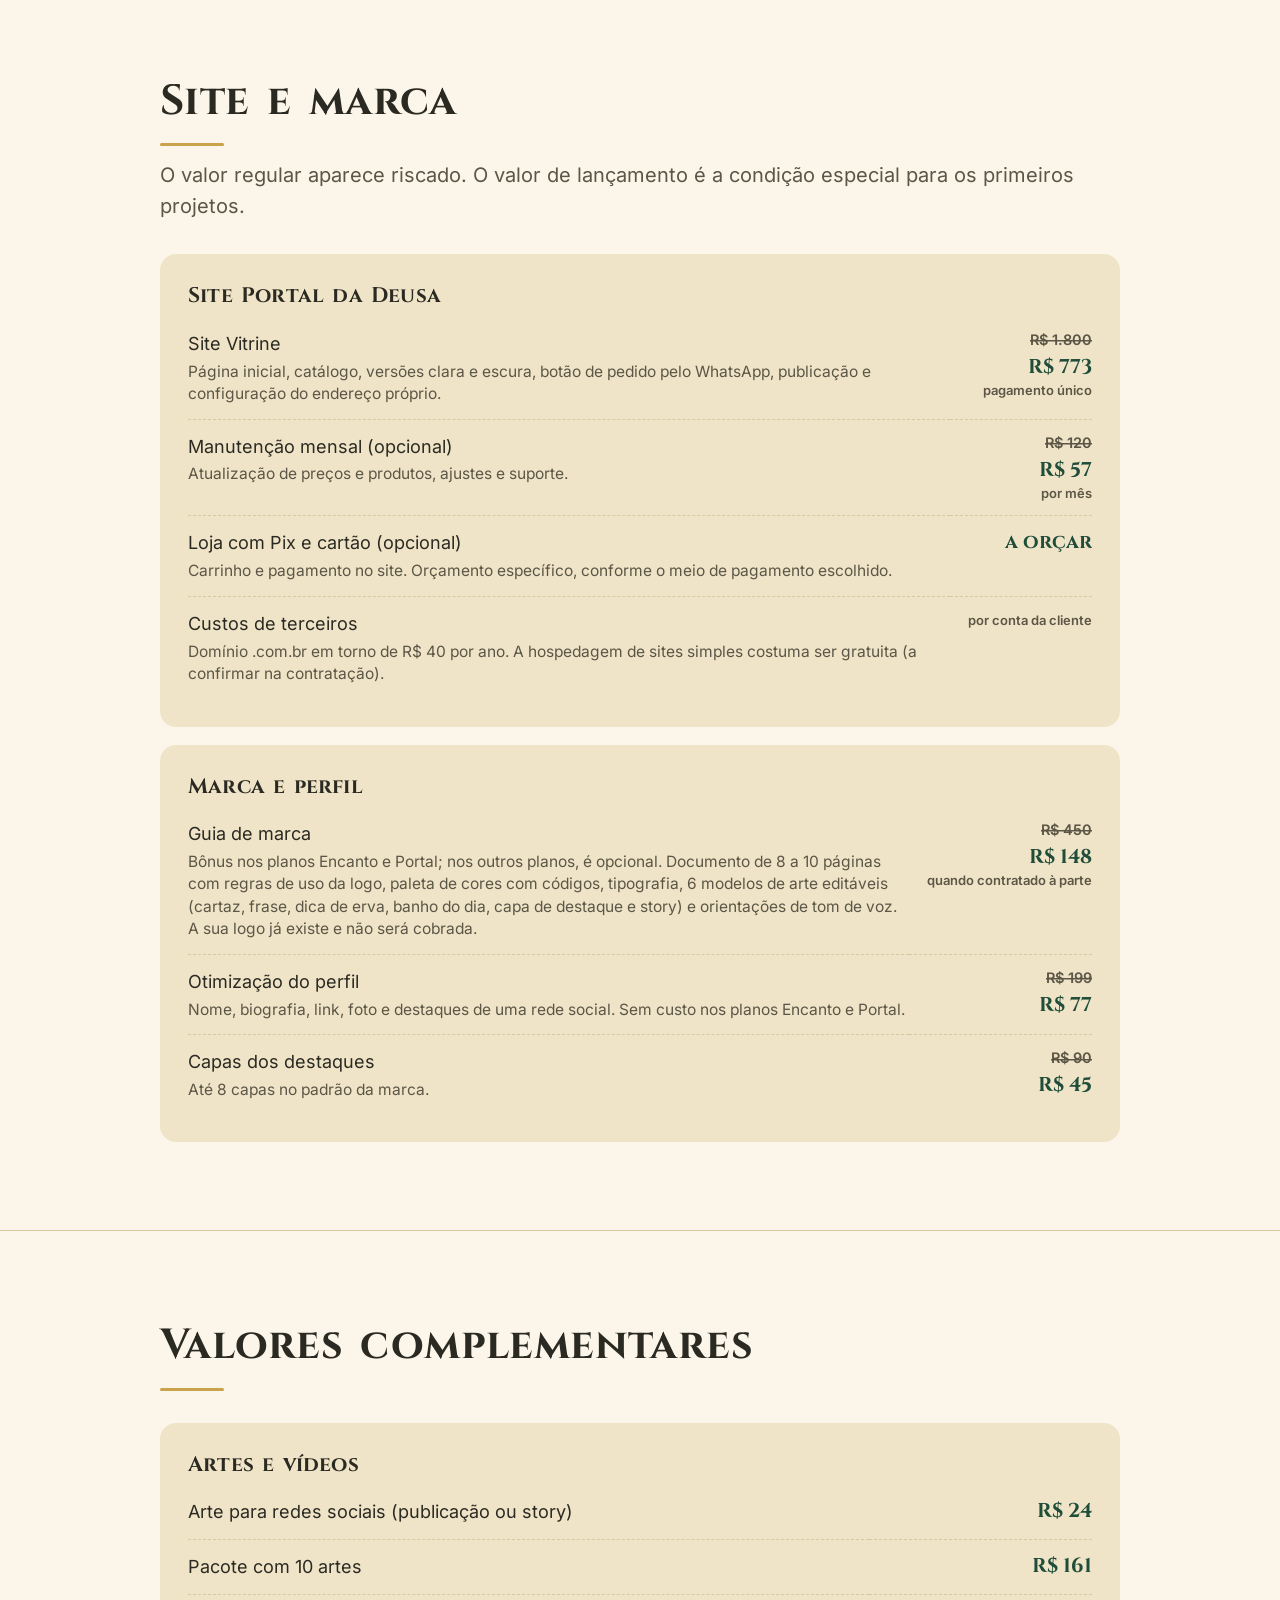
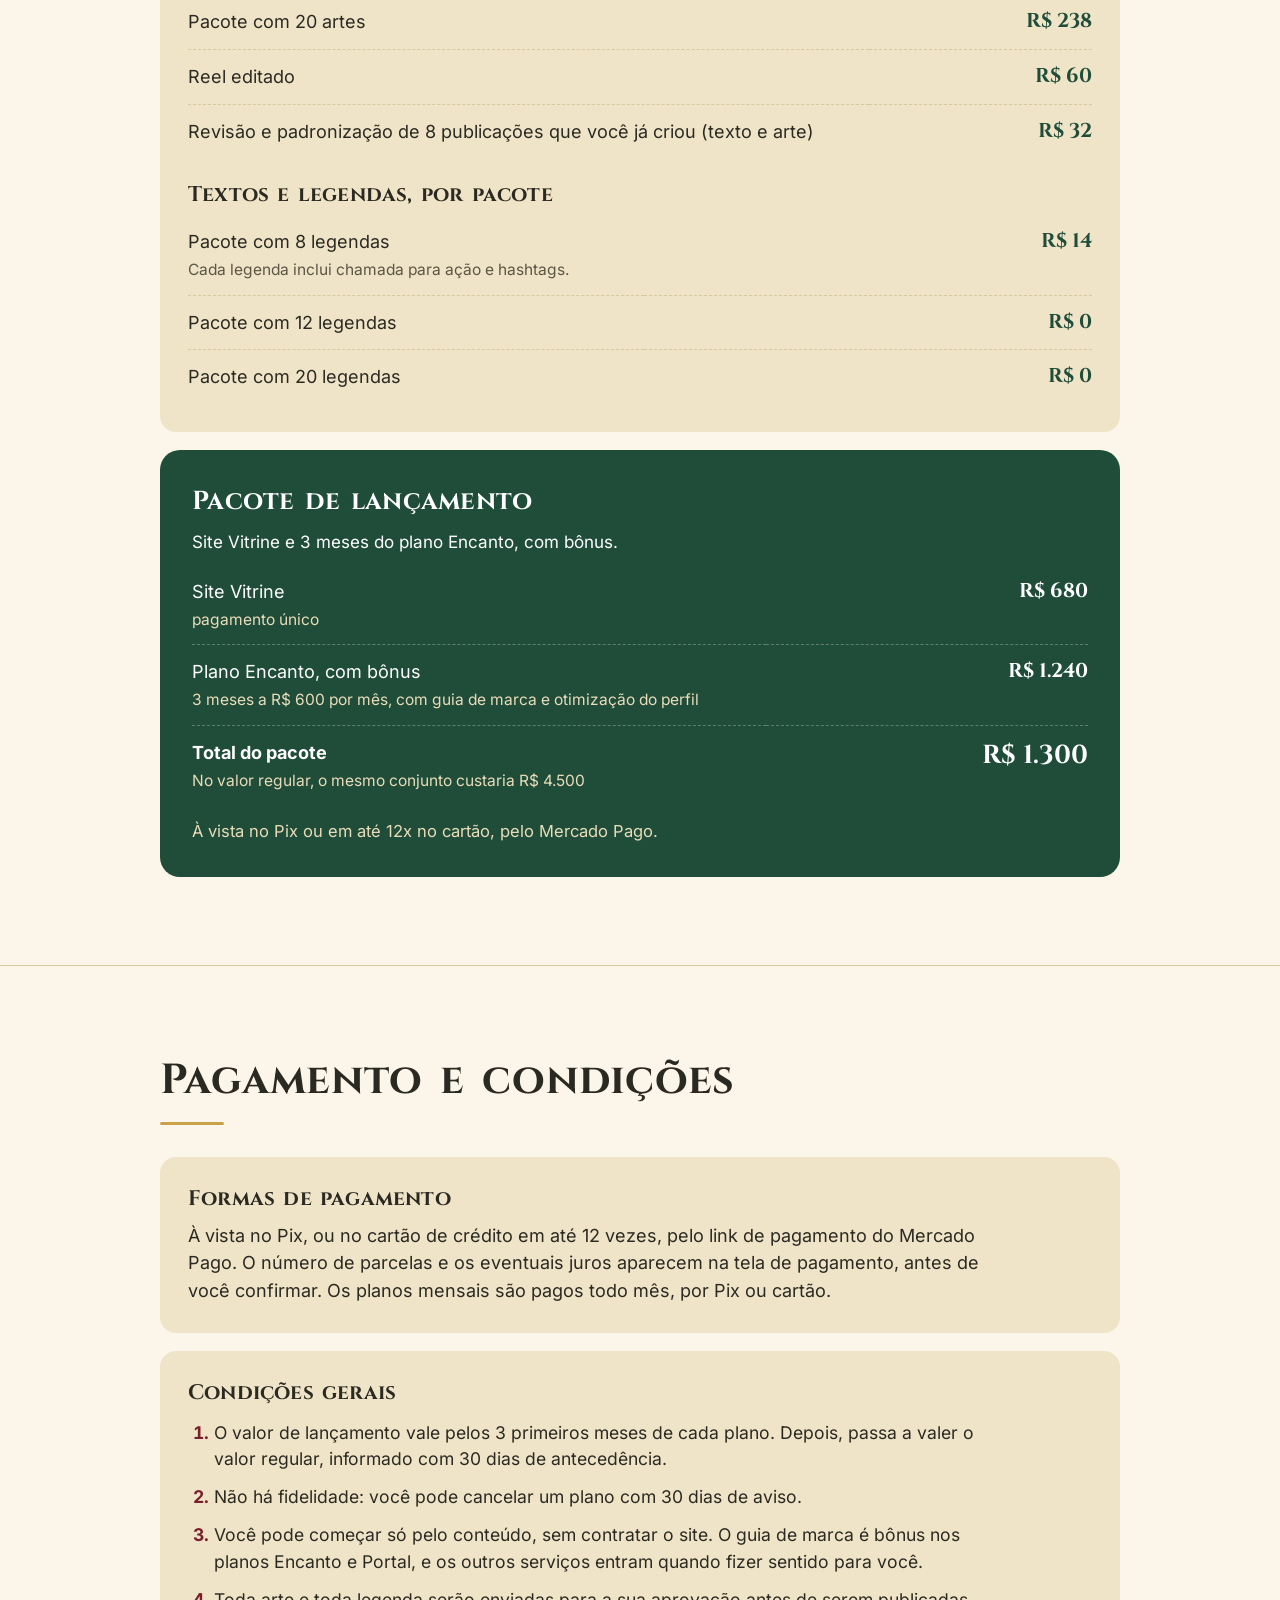
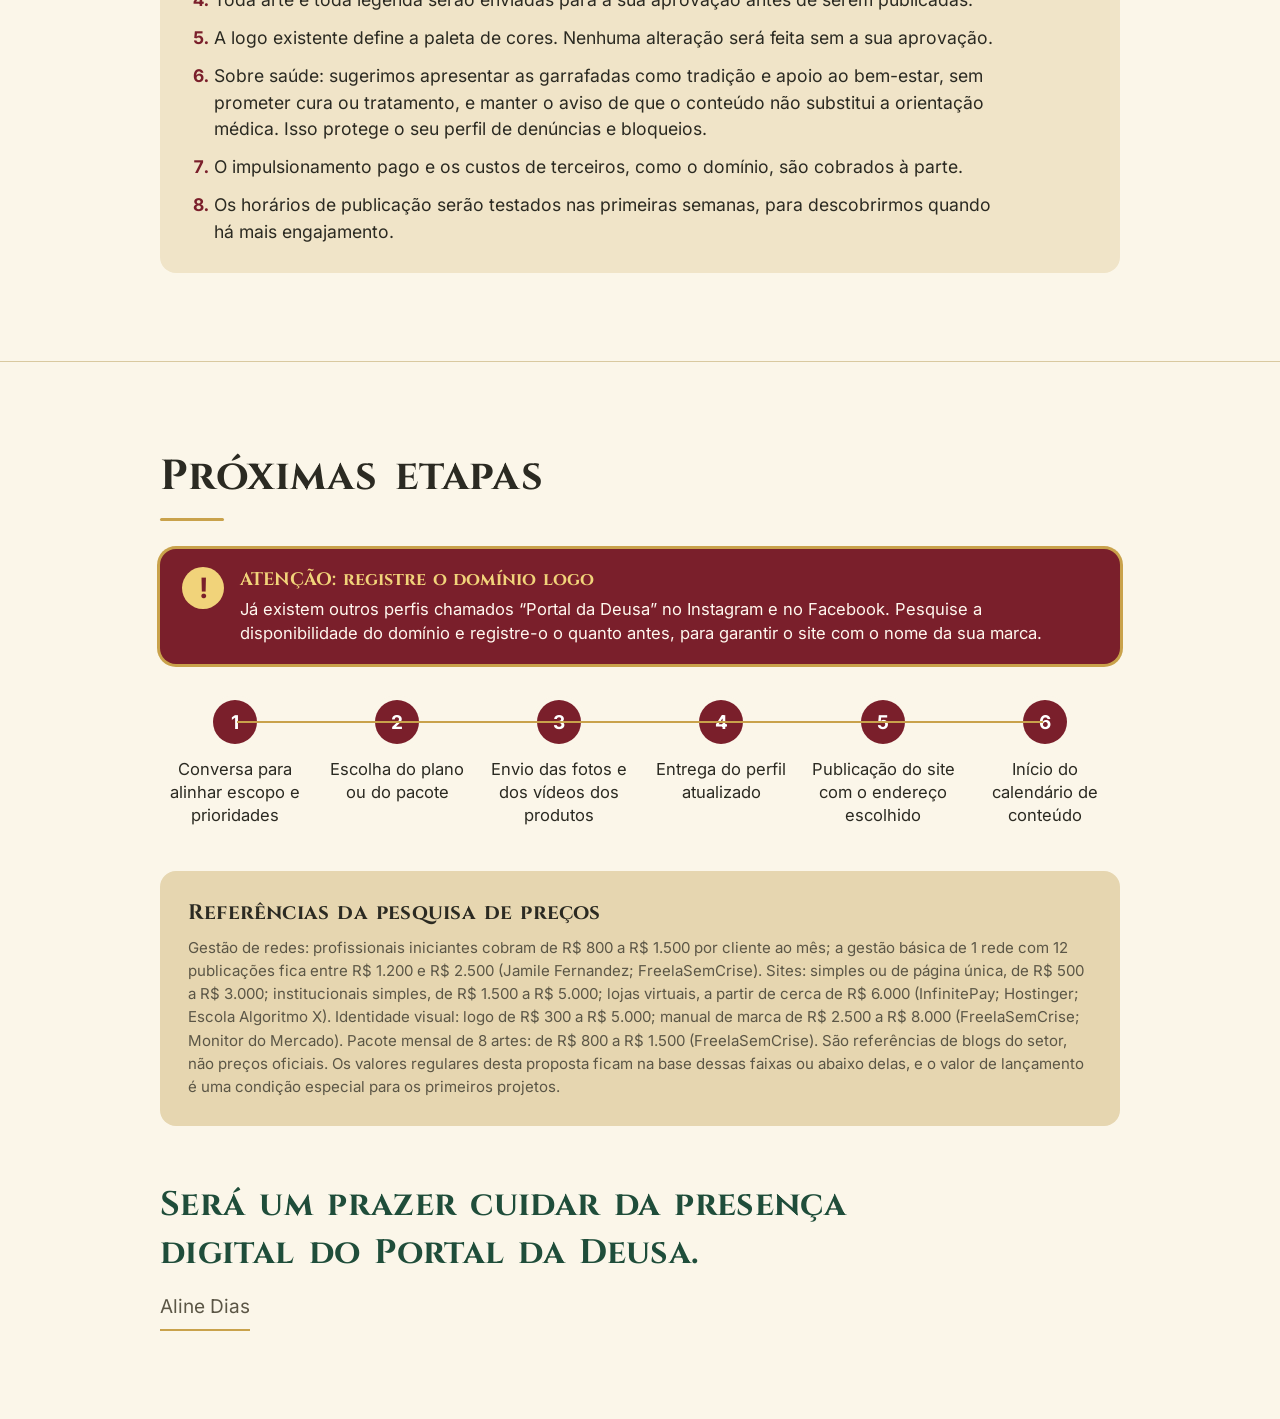
<file: proposta/proposta-animada.html>
<!doctype html>
<html lang="pt-BR">
<head>
<meta charset="utf-8">
<meta name="viewport" content="width=device-width,initial-scale=1,viewport-fit=cover">
<title>Proposta Portal da Deusa</title>
<style>
@font-face{font-family:Cinzel;font-style:normal;font-weight:700;font-display:swap;src:url(fonts/cinzel-latin-700-normal.woff2) format('woff2'),url(fonts/cinzel-latin-700-normal.woff) format('woff')}
@font-face{font-family:Inter;font-style:normal;font-weight:400;font-display:swap;src:url(fonts/inter-latin-400-normal.woff2) format('woff2'),url(fonts/inter-latin-400-normal.woff) format('woff')}
@font-face{font-family:Inter;font-style:normal;font-weight:600;font-display:swap;src:url(fonts/inter-latin-600-normal.woff2) format('woff2'),url(fonts/inter-latin-600-normal.woff) format('woff')}
@font-face{font-family:Inter;font-style:normal;font-weight:700;font-display:swap;src:url(fonts/inter-latin-700-normal.woff2) format('woff2'),url(fonts/inter-latin-700-normal.woff) format('woff')}

/* Página que rola, pensada para o celular na vertical: capa em que o painel se abre como um portal, seções em uma coluna de até 1040 px e cartão só onde há função. Linguagem de motion design (máscaras, tipografia cinética, paralaxe, cortina entre cenas), sempre por cima de um conteúdo que já está visível. */
:root{
--gut:clamp(16px,5vw,40px);
--bg:#fbf6e9;--surface:#f0e4c8;--surface-2:#e6d6b0;--paper:#fff9ec;
--ink:#2b2a22;--soft:#5b5646;--line:#d9c9a0;
--gold:#c9a24b;--gold-hi:#e7c875;--ruby:#7a1f2b;--ruby-text:#7a1f2b;
--brand:#1f4d3a;--brand-deep:#173b2c;--brand-text:#1f4d3a;--on-brand:#ffffff;--on-brand-soft:#e9dcb8;
--alert-bg:#7a1f2b;--alert-fg:#fff7ee;--alert-title:#f1d37a;--alert-dot:rgba(241,211,122,.55);
--lit-bg:#ecd48d;--lit-fg:#2b2a22;--bar-bg:rgba(251,246,233,.92);--sheen:rgba(255,242,204,.8);
--display:Cinzel,Georgia,'Times New Roman',serif;
--text:Inter,system-ui,-apple-system,'Segoe UI',Roboto,sans-serif
}
@media (prefers-color-scheme:dark){:root:not([data-theme="light"]){
--bg:#0f1c16;--surface:#16281f;--surface-2:#1d3428;--paper:#1a2e23;
--ink:#eadfc4;--soft:#b8b097;--line:#34493b;
--gold:#d9b865;--gold-hi:#ecd186;--ruby:#8f2a37;--ruby-text:#eaa9b2;
--brand:#245a40;--brand-deep:#1a4430;--brand-text:#e2c677;--on-brand:#ffffff;--on-brand-soft:#e9dcb8;
--alert-bg:#6e1a27;--alert-fg:#fff3e8;--alert-title:#f1d37a;--alert-dot:rgba(241,211,122,.55);
--lit-bg:#d9b865;--lit-fg:#1a1a14;--bar-bg:rgba(15,28,22,.92);--sheen:rgba(255,236,180,.6);
color-scheme:dark}}
:root[data-theme="dark"]{
--bg:#0f1c16;--surface:#16281f;--surface-2:#1d3428;--paper:#1a2e23;
--ink:#eadfc4;--soft:#b8b097;--line:#34493b;
--gold:#d9b865;--gold-hi:#ecd186;--ruby:#8f2a37;--ruby-text:#eaa9b2;
--brand:#245a40;--brand-deep:#1a4430;--brand-text:#e2c677;--on-brand:#ffffff;--on-brand-soft:#e9dcb8;
--alert-bg:#6e1a27;--alert-fg:#fff3e8;--alert-title:#f1d37a;--alert-dot:rgba(241,211,122,.55);
--lit-bg:#d9b865;--lit-fg:#1a1a14;--bar-bg:rgba(15,28,22,.92);--sheen:rgba(255,236,180,.6);
color-scheme:dark}

*{box-sizing:border-box}
html{scroll-behavior:smooth}
html.presenting{scroll-behavior:auto}
body{margin:0;padding:0;background:var(--bg);color:var(--ink);font:400 18px/1.55 var(--text);-webkit-font-smoothing:antialiased}
[hidden]{display:none!important}
main{overflow-x:clip}
img{display:block;max-width:100%;height:auto}
h1,h2,h3,.fr{font-family:var(--display);font-weight:700;color:var(--ink);margin:0;letter-spacing:.01em;word-spacing:.14em;text-wrap:balance}
p{margin:0}
b,strong{font-weight:700}
.wrap{max-width:1040px;margin-inline:auto;padding-inline:var(--gut)}
section[id]{scroll-margin-top:calc(env(safe-area-inset-top,0px) + 56px)}
a:focus-visible,button:focus-visible,[tabindex]:focus-visible{outline:3px solid var(--gold);outline-offset:3px;border-radius:6px}

/* cabeçalho fixo: progresso, nome da cena atual e navegação por seção */
.bar{position:sticky;top:env(safe-area-inset-top,0px);z-index:30;background:var(--bar-bg);-webkit-backdrop-filter:blur(8px);backdrop-filter:blur(8px);border-bottom:1px solid var(--line)}
.bar__in{display:flex;justify-content:space-between;align-items:center;gap:12px;min-height:54px}
.bar__brand{display:flex;align-items:center;gap:10px;flex:none;text-decoration:none;color:var(--ruby-text);font:700 13px/1.2 var(--text);letter-spacing:.06em;word-spacing:.4em;text-transform:uppercase}
.bar__brand img{width:28px;height:28px;object-fit:cover;border-radius:50%;background:#fff}
.bar__chap{min-width:0;font:600 13px/1.2 var(--text);color:var(--soft);letter-spacing:.05em;word-spacing:.3em;text-transform:uppercase;text-align:right;white-space:nowrap;overflow:hidden;text-overflow:ellipsis}
.bar__chap.swap{animation:chap .55s cubic-bezier(.16,1,.3,1)}
@media(max-width:640px){.bar__brand span{display:none}}
.bar__progress{height:3px}
.bar__progress i{display:block;height:100%;background:var(--gold);transform-origin:left;transform:scaleX(0)}
.dots{position:fixed;right:18px;top:50%;transform:translateY(-50%);display:none;flex-direction:column;gap:12px;z-index:25}
@media(min-width:1180px){.dots{display:flex}}
.dots a{position:relative;width:12px;height:12px;border-radius:50%;box-shadow:inset 0 0 0 1.5px var(--soft);transition:background .25s,box-shadow .25s}
.dots a[aria-current]{background:var(--gold);box-shadow:inset 0 0 0 1.5px var(--gold)}
.dots a::after{content:attr(data-label);position:absolute;right:24px;top:50%;transform:translateY(-50%);white-space:nowrap;font:600 13px/1.2 var(--text);color:var(--ink);background:var(--surface);padding:6px 10px;border-radius:8px;opacity:0;pointer-events:none;transition:opacity .2s}
.dots a:hover::after,.dots a:focus-visible::after{opacity:1}

/* blocos de leitura */
.sec{padding-block:clamp(48px,8vw,88px)}
.sec+.sec{border-top:1px solid var(--line)}
.eyebrow{font:700 14px/1.3 var(--text);letter-spacing:.08em;word-spacing:.4em;text-transform:uppercase;color:var(--ruby-text)}
h2.t{font-size:clamp(28px,4.6vw,42px);line-height:1.3}
h2.t::after{content:"";display:block;width:64px;height:3px;border-radius:2px;background:var(--gold);margin-top:14px;transform-origin:left}
.w{display:inline-block;overflow:hidden;vertical-align:top;padding:.1em .03em .18em;margin:-.1em -.03em -.18em}
.w>span{display:inline-block}
.lead{font-size:clamp(18px,2.3vw,20px);color:var(--soft);margin-top:14px;max-width:46em}
.card{background:var(--surface);border-radius:16px;padding:clamp(20px,3vw,28px)}
.card h3{font-size:21px;line-height:1.35}
.two{display:grid;grid-template-columns:repeat(2,minmax(0,1fr));gap:16px;margin-top:32px;align-items:start}
@media(max-width:760px){.two{grid-template-columns:1fr}}
.list{margin:12px 0 0;padding:0;list-style:none;display:flex;flex-direction:column;gap:10px}
.list li{padding-left:24px;position:relative}
.list li::before{content:"";position:absolute;left:0;top:.6em;width:9px;height:9px;border-radius:2px;background:var(--gold)}
.src{font-size:15px;line-height:1.55;color:var(--soft)}
.n{display:grid;place-items:center;flex:none;width:32px;height:32px;border-radius:50%;background:var(--ruby);color:#fff;font:700 16px/1 var(--text)}

/* capa: o painel se abre como um portal */
.cover{padding-block:clamp(36px,7vw,72px) clamp(44px,7vw,84px)}
.cover__grid{display:grid;grid-template-columns:minmax(0,1.5fr) minmax(0,.62fr);gap:clamp(28px,5vw,64px);align-items:center}
.cover h1{font-size:clamp(30px,3.9vw,44px);line-height:1.3;margin-top:14px;color:var(--brand-text)}
.cover h1 .ln{display:inline-block}
.cover__lead{font-size:clamp(18px,2.4vw,21px);color:var(--soft);max-width:30em;margin-top:22px}
.cover__who{display:flex;flex-wrap:wrap;gap:24px 56px;margin-top:36px}
.who{font:700 24px/1.3 var(--display);word-spacing:.14em;margin-top:6px}
.who-sub{color:var(--soft);font-size:18px;margin-top:2px}
.cover__cta{display:flex;flex-wrap:wrap;align-items:center;gap:10px 18px;margin-top:28px}
.watch{display:inline-flex;align-items:center;gap:12px;border:2px solid var(--gold);background:var(--brand);color:var(--on-brand);border-radius:999px;padding:13px 28px 13px 20px;font:700 16px/1.2 var(--text);letter-spacing:.02em;cursor:pointer;box-shadow:0 6px 18px rgba(31,77,58,.22);transition:transform .2s ease}
.watch:hover{transform:translateY(-2px)}
.watch .ico{width:18px;height:18px;fill:var(--gold-hi);stroke:none}
.watch-note{font-size:15px;color:var(--soft)}
.cover__panel{position:relative;overflow:hidden;background:var(--brand);border:3px solid var(--gold);border-radius:20px;padding:clamp(36px,6vw,64px) 24px;display:grid;place-items:center}
.door{position:absolute;top:0;bottom:0;width:50.5%;background:var(--brand-deep);z-index:2;pointer-events:none}
.door.l{left:0;box-shadow:inset -2px 0 0 var(--gold);transform:translateX(-101%)}
.door.r{right:0;box-shadow:inset 2px 0 0 var(--gold);transform:translateX(101%)}
.seam{position:absolute;left:50%;top:6%;bottom:6%;width:2px;margin-left:-1px;background:var(--gold-hi);box-shadow:0 0 12px 2px rgba(231,200,117,.6);z-index:3;opacity:0;pointer-events:none}
.emblem{position:relative;width:min(100%,220px);aspect-ratio:1;border-radius:50%;background:#fff;box-shadow:0 0 0 4px var(--brand),0 0 0 7px var(--gold);translate:0 var(--py,0px)}
.emblem .disc{position:absolute;inset:9px;border-radius:50%;overflow:hidden}
.emblem img{width:100%;height:100%;object-fit:cover;transform:scale(1.12)}
.emblem .sheen{position:absolute;inset:9px;border-radius:50%;overflow:hidden;pointer-events:none}
.emblem .sheen::before{content:"";position:absolute;top:-15%;bottom:-15%;left:0;width:38%;background:linear-gradient(90deg,transparent,var(--sheen),transparent);transform:translateX(-170%) skewX(-18deg)}
.emblem .ring{position:absolute;inset:-26px;width:calc(100% + 52px);height:calc(100% + 52px);transform:rotate(-90deg);overflow:visible}
.emblem .ring circle{fill:none;stroke:var(--gold-hi);stroke-width:1.2;stroke-linecap:round;stroke-dasharray:1;stroke-dashoffset:0}
@media(max-width:760px){.cover__grid{grid-template-columns:1fr}.cover__panel{order:-1;padding:30px 24px}.emblem{width:150px}}
.cover.play .seam{animation:seam 1.1s ease .1s backwards}
.cover.play .door.l{animation:doorL 1.25s cubic-bezier(.76,0,.24,1) .6s backwards}
.cover.play .door.r{animation:doorR 1.25s cubic-bezier(.76,0,.24,1) .6s backwards}
.cover.play .emblem{animation:blurIn 1.3s cubic-bezier(.16,1,.3,1) .95s backwards}
.cover.play .ring circle{animation:ring 1.8s cubic-bezier(.65,0,.35,1) 1.3s backwards}
.cover.play .sheen::before{animation:sheen 1.4s cubic-bezier(.45,0,.2,1) 2.1s backwards}
.cover.play .eyebrow.rv{animation:track 1.1s cubic-bezier(.16,1,.3,1) .9s backwards}
.cover.play h1 .w>span{animation:maskUp 1s cubic-bezier(.16,1,.3,1) backwards;animation-delay:calc(1.05s + var(--wi,0)*.09s)}
.cover.play .rv{animation:rise .9s cubic-bezier(.16,1,.3,1) backwards;animation-delay:calc(1.6s + var(--i,0)*.15s)}
.cover .watch{animation:breathe 3.6s ease-in-out 3.6s infinite}

/* perfil */
.profile{display:grid;grid-template-columns:minmax(0,332px) minmax(0,1fr);gap:clamp(28px,5vw,56px);margin-top:36px;align-items:start}
@media(max-width:760px){.profile{grid-template-columns:1fr}.shot-wrap{justify-self:center}}
.shot-wrap{width:100%;max-width:332px;padding-inline:16px;translate:0 var(--py,0px)}
.shot{position:relative}
.shot img{width:100%;border-radius:16px;box-shadow:0 0 0 2px var(--line)}
.scan{position:absolute;left:-8px;right:-8px;top:0;height:3px;border-radius:3px;background:linear-gradient(90deg,transparent,var(--gold-hi) 20%,var(--gold-hi) 80%,transparent);box-shadow:0 0 16px 4px rgba(231,200,117,.55);opacity:0;pointer-events:none;z-index:2}
.zone{position:absolute;left:0;right:0;border:2.5px solid var(--gold);border-radius:10px;transition:box-shadow .25s,border-color .25s}
.m{position:absolute;right:-16px;box-shadow:0 0 0 3px var(--bg);transition:transform .25s}
.zone.is-on{border-color:var(--ruby-text);box-shadow:0 0 0 4px rgba(201,162,75,.35),0 0 18px rgba(201,162,75,.65)}
.m.is-on{transform:scale(1.18)}
.legend{display:flex;flex-direction:column;gap:4px}
.legend>div{display:grid;grid-template-columns:32px minmax(0,1fr);gap:14px;padding:12px 14px;border-radius:14px;font-size:17px;line-height:1.5;transition:background .25s}
.legend>div.is-on{background:var(--surface)}
.bottom{display:grid;grid-template-columns:minmax(0,1.6fr) minmax(0,1fr);gap:16px;margin-top:40px;align-items:stretch}
@media(max-width:860px){.bottom{grid-template-columns:1fr}}
.refl{background:var(--paper);border:1.5px solid var(--gold);border-radius:16px;padding:22px 24px;font-size:17px;line-height:1.55}
.refl-h{display:flex;gap:12px;align-items:center}
.refl-h b{font:700 19px/1.35 var(--display);color:var(--brand-text);word-spacing:.1em}
.pill{display:inline-block;margin-top:14px;background:var(--bg);border:1.5px solid var(--gold);border-radius:999px;padding:5px 20px;font:700 18px/1.4 var(--display);color:var(--brand-text);word-spacing:.1em}
.pill.typing::after{content:"";display:inline-block;width:2px;height:1em;margin-left:3px;vertical-align:-.12em;background:currentColor;animation:blink 1s steps(1) infinite}
.refl p{margin-top:12px}
.bottom .card{display:flex;flex-direction:column;justify-content:center;font-size:17px;line-height:1.55}
.bottom .card b{display:block;margin-bottom:6px;color:var(--ruby-text)}

/* cores */
.sw{display:grid;grid-template-columns:repeat(5,minmax(0,1fr));gap:12px;margin-top:36px}
@media(max-width:760px){.sw{grid-template-columns:repeat(2,minmax(0,1fr))}.sw>div:last-child{grid-column:1/-1}}
.sw>div{border-radius:14px;min-height:136px;padding:16px;display:flex;flex-direction:column;justify-content:flex-end;font:700 16px/1.35 var(--text);box-shadow:inset 0 0 0 1.5px rgba(0,0,0,.16)}
.sw small{font:600 14px/1.4 var(--text);margin-top:4px}
.mix{display:flex;height:16px;border-radius:999px;overflow:hidden;margin-top:16px;box-shadow:inset 0 0 0 1.5px var(--line)}
.mix i{flex:var(--w) 1 0;min-width:0}
.type-a{margin-top:12px;font:700 clamp(24px,3.4vw,30px)/1.3 var(--display);color:var(--brand-text);word-spacing:.14em}
.type-b{margin-top:16px;font:600 20px/1.4 var(--text);color:var(--ink)}
.type-n{margin-top:2px;font-size:16px;color:var(--soft)}

/* conteúdo */
.pils{display:grid;grid-template-columns:repeat(5,minmax(0,1fr));gap:12px;margin-top:36px}
@media(max-width:760px){.pils{grid-template-columns:repeat(2,minmax(0,1fr))}.pils>div:last-child{grid-column:1/-1}}
.pil{background:var(--surface);border-radius:14px;padding:22px 10px;text-align:center}
.pil svg{width:34px;height:34px;stroke:var(--ruby-text);fill:none;stroke-width:1.7;stroke-linecap:round;stroke-linejoin:round;stroke-dasharray:100}
.pil b{display:block;font:700 16px/1.4 var(--display);color:var(--ink);margin:10px 0 4px;word-spacing:.1em}
.pil span{display:block;font-size:15px;color:var(--soft);line-height:1.35}
.h3-big{font-size:clamp(22px,3vw,26px);margin-top:48px}
.week{display:grid;grid-template-columns:repeat(7,minmax(0,1fr));gap:8px;margin-top:16px}
@media(max-width:760px){.week{grid-template-columns:repeat(4,minmax(0,1fr))}}
.week>div{background:var(--surface);border-radius:12px;padding:14px 4px;text-align:center;font-size:16px;line-height:1.3}
.week b{display:block;font:700 13px/1.3 var(--text);letter-spacing:.06em;color:var(--ruby-text);margin-bottom:4px}
.week i{display:block;font-style:normal;color:var(--soft);font-size:14px;margin-top:3px}
.note-p{margin-top:14px;font-size:17px;color:var(--soft);max-width:46em}

/* degustação */
.tasting{display:grid;grid-template-columns:repeat(3,minmax(0,1fr));gap:20px;margin-top:36px}
@media(max-width:760px){.tasting{display:flex;overflow-x:auto;scroll-snap-type:x mandatory;gap:16px;padding:0 var(--gut) 12px;margin-inline:calc(-1*var(--gut))}.tasting figure{flex:0 0 78%;scroll-snap-align:center}}
.tasting figure{margin:0}
.ph{position:relative;overflow:hidden;background:#fff;aspect-ratio:9/16;border-radius:16px;box-shadow:0 0 0 2px var(--line)}
.ph img{width:100%;height:100%;object-fit:cover;scale:1.1;translate:0 var(--py,0px)}
.tasting figcaption b{display:block;font:700 17px/1.45 var(--display);color:var(--brand-text);margin:14px 0 6px;word-spacing:.1em}
.tasting figcaption span{display:block;font-size:15.5px;line-height:1.5}
.reel{display:grid;grid-template-columns:minmax(0,250px) minmax(0,1fr);gap:clamp(20px,4vw,40px);align-items:center;margin-top:44px;background:var(--surface);border-radius:20px;padding:clamp(18px,3vw,28px)}
@media(max-width:640px){.reel{grid-template-columns:1fr}.reel .vid{max-width:250px;justify-self:center;width:100%}}
.vid{position:relative;aspect-ratio:9/16;border-radius:16px;overflow:hidden;background:#000;box-shadow:0 0 0 2px var(--line)}
.vid video,.vid img{width:100%;height:100%;object-fit:cover;display:block}
.vbtn{position:absolute;right:10px;bottom:10px;width:44px;height:44px;border-radius:50%;border:0;background:rgba(255,255,255,.9);color:#1f4d3a;display:grid;place-items:center;cursor:pointer;box-shadow:0 1px 8px rgba(0,0,0,.35)}
.vplay{position:absolute;inset:0;border:0;background:rgba(0,0,0,.18);display:none;place-items:center;cursor:pointer}
.vplay span{width:64px;height:64px;border-radius:50%;background:rgba(255,255,255,.92);display:grid;place-items:center;color:#1f4d3a;box-shadow:0 1px 10px rgba(0,0,0,.35)}
.vid.is-paused .vplay{display:grid}
.ico{width:22px;height:22px;stroke:currentColor;fill:none;stroke-width:1.9;stroke-linecap:round;stroke-linejoin:round}
.ico.fill,.vplay .ico{fill:currentColor;stroke:none}
.vplay .ico{width:30px;height:30px;margin-left:3px}
.reel b{display:block;font:700 19px/1.45 var(--display);color:var(--brand-text);margin-bottom:6px;word-spacing:.1em}
.reel p{font-size:17px;line-height:1.55}
.reel small{display:block;margin-top:10px;font:600 14.5px/1.4 var(--text);color:var(--soft)}
.tasting-n{margin-top:18px}

/* aviso do domínio */
.alert{display:flex;gap:16px;align-items:flex-start;background:var(--alert-bg);color:var(--alert-fg);border-radius:16px;padding:18px 22px;box-shadow:0 0 0 3px var(--gold)}
.alert-i{flex:none;width:42px;height:42px;border-radius:50%;background:#f1d37a;color:#7a1f2b;display:grid;place-items:center;font:700 28px/1 var(--text);animation:beat 3.2s ease-out infinite}
.alert b{display:block;font:700 18px/1.4 var(--display);color:var(--alert-title);word-spacing:.1em;margin-bottom:4px}
.alert p{font-size:16.5px;line-height:1.5}
.alert.lg{padding:22px 26px}
.alert.lg b{font-size:20px;margin-bottom:6px}
.alert.lg p{font-size:17.5px}
@media(max-width:520px){.alert{padding:16px}.alert.lg{padding:18px 16px}}

/* site */
.devs{display:grid;grid-template-columns:minmax(0,2.2fr) minmax(0,.8fr) minmax(0,.8fr);gap:16px;align-items:end;margin-top:32px}
.devs img{width:100%;border-radius:12px;box-shadow:0 0 0 2px var(--line);translate:0 var(--py,0px)}
@media(max-width:640px){.devs{grid-template-columns:repeat(2,minmax(0,1fr))}.devs img:first-child{grid-column:1/-1}}

/* planos e valores */
.old{display:block;width:fit-content;font:600 14.5px/1.4 var(--text);color:var(--soft);background:linear-gradient(currentColor,currentColor) no-repeat 0 56%/100% 1.5px;margin-bottom:4px}
.now{position:relative}
.now.shine{overflow:hidden}
.now.shine::after{content:"";position:absolute;top:-20%;bottom:-20%;left:0;width:42%;background:linear-gradient(90deg,transparent,var(--sheen),transparent);transform:translateX(-130%) skewX(-20deg);animation:glint 1.2s cubic-bezier(.45,0,.2,1) forwards;pointer-events:none}
.plans{display:grid;grid-template-columns:1fr;gap:16px;margin-top:36px}
@media(min-width:900px){.plans{grid-template-columns:repeat(3,minmax(0,1fr))}}
.plan{background:var(--surface);border-radius:20px;padding:28px 24px 24px;display:flex;flex-direction:column;transition:transform .25s ease,box-shadow .25s ease}
.plan:hover{transform:translateY(-3px);box-shadow:0 10px 28px rgba(31,77,58,.16)}
.plan.hl{background:var(--brand);color:var(--on-brand)}
.plan h3{font-size:26px;margin-bottom:4px}
.plan.hl h3{color:var(--on-brand)}
.plan .for{font-size:16px;color:var(--soft);margin-bottom:16px}
.plan.hl .for{color:var(--on-brand-soft)}
.plan ul{list-style:none;margin:0 0 20px;padding:0;display:flex;flex-direction:column;gap:9px;font-size:16.5px;line-height:1.4}
.plan li{padding-left:28px;position:relative}
.plan li::before{content:"";position:absolute;left:5px;top:.28em;width:6px;height:11px;border:solid var(--brand-text);border-width:0 2.2px 2.2px 0;transform:rotate(45deg)}
.plan.hl li::before{border-color:var(--gold-hi)}
.pr{margin-top:auto;border-top:2px solid var(--line);padding-top:14px}
.plan.hl .pr{border-color:rgba(255,255,255,.4)}
.plan.hl .pr .old{color:var(--on-brand-soft)}
.pr .now,.seed .now{display:block;font:700 38px/1.3 var(--display);color:var(--brand-text);font-variant-numeric:tabular-nums}
.plan.hl .pr .now{color:var(--on-brand)}
.pr small,.seed small{display:block;font:600 12.5px/1.4 var(--text);letter-spacing:.03em;word-spacing:.2em;opacity:.92}
.seed{display:grid;grid-template-columns:minmax(0,1fr) auto;gap:22px;align-items:center;background:var(--surface-2);border-radius:16px;padding:22px 26px;margin-top:16px}
.seed h3{font-size:21px;margin-bottom:6px}
.seed p{font-size:16.5px;line-height:1.5}
.seed .sp{border-left:2px solid var(--line);padding-left:24px;min-width:220px}
.seed small{color:var(--soft)}
@media(max-width:640px){.seed{grid-template-columns:1fr}.seed .sp{border-left:0;border-top:2px solid var(--line);padding:16px 0 0;min-width:0}}
.stack{display:flex;flex-direction:column;gap:18px;margin-top:32px}
.tbl{overflow-x:auto;margin-top:6px}
table{width:100%;border-collapse:collapse;font-size:18px}
td{padding:13px 0;border-bottom:1.5px dashed var(--line);vertical-align:top}
tr:last-child td{border-bottom:0}
td small{display:block;font:400 15.5px/1.45 var(--text);color:var(--soft);margin-top:3px}
td.pc{text-align:right;white-space:nowrap;padding-left:18px}
td.pc .old{margin-left:auto}
td.pc .now{display:block;font:700 20px/1.3 var(--display);color:var(--brand-text);font-variant-numeric:tabular-nums}
td.pc small{font:600 13px/1.35 var(--text);color:var(--soft);margin-top:2px}
.card .h3-sub{margin-top:22px}
@media(max-width:640px){
table,tbody{display:block}
tr{display:grid;grid-template-columns:minmax(0,1fr) auto;column-gap:16px;border-bottom:1.5px dashed var(--line)}
tr:last-child{border-bottom:0}
td{display:block;border:0;padding:13px 0}
td.pc{padding-left:0}
tr.stk{grid-template-columns:minmax(0,1fr)}
tr.stk>td:first-child{padding-bottom:0}
tr.stk>td.pc{display:flex;flex-wrap:wrap;align-items:baseline;gap:2px 12px;text-align:left;white-space:normal;padding-top:10px}
tr.stk>td.pc .old{margin:0}
.pkg tr{border-bottom-color:rgba(255,255,255,.28)}}
.pkg{background:var(--brand);color:var(--on-brand);border-radius:20px;padding:clamp(22px,3.4vw,32px)}
.pkg h3{color:var(--on-brand);font-size:clamp(22px,3vw,26px)}
.pkg .intro{margin:6px 0 10px;font-size:17px}
.pkg td{border-color:rgba(255,255,255,.28)}
.pkg td small{color:var(--on-brand-soft)}
.pkg td.pc .now{color:var(--on-brand)}
.pkg .pay{margin-top:14px;font-size:16.5px;color:var(--on-brand-soft)}
.pkg tr.total td.pc .now{font-size:26px}
.card.pay-card p{margin-top:8px;font-size:18px;max-width:46em}
.cond{margin:12px 0 0;padding-left:26px;display:flex;flex-direction:column;gap:12px;font-size:17.5px;line-height:1.5;max-width:46em}
.cond li::marker{font-weight:700;color:var(--ruby-text)}

/* etapas e fecho */
.steps{list-style:none;margin:36px 0 0;padding:0;display:grid;grid-template-columns:repeat(6,minmax(0,1fr));gap:12px;position:relative}
.steps::before,.steps::after{content:"";position:absolute;left:8%;right:8%;top:21px;height:2px;background:var(--line)}
.steps::after{background:var(--gold);transform-origin:left}
.steps li{position:relative;padding-top:58px;text-align:center;font-size:16.5px;line-height:1.4}
.steps li .n{position:absolute;top:0;left:calc(50% - 22px);width:44px;height:44px;font-size:19px;box-shadow:0 0 0 5px var(--bg)}
@media(max-width:860px){
.steps{grid-template-columns:1fr;gap:14px}
.steps::before,.steps::after{left:21px;right:auto;top:22px;bottom:22px;width:2px;height:auto}
.steps::after{transform-origin:top}
.steps li{padding:10px 0 10px 66px;text-align:left;min-height:44px}
.steps li .n{left:0;top:2px}}
.refs{margin-top:44px;background:var(--surface-2)}
.refs h3{font-size:21px}
.refs p{margin-top:8px}
.closing{margin-top:56px}
.closing .fr{font-size:clamp(24px,3.6vw,34px);line-height:1.4;color:var(--brand-text)}
.sig{display:inline-block;position:relative;margin-top:14px;padding-bottom:10px;font-size:19px;color:var(--soft)}
.sig::after{content:"";position:absolute;left:0;bottom:0;width:100%;height:2px;background:var(--gold);transform-origin:left}

/* modo apresentação: cortina entre cenas e player */
.curtain{position:fixed;inset:0;z-index:60;pointer-events:none;background:var(--brand);transform:translateY(102%);display:grid;place-items:center;box-shadow:0 -3px 0 var(--gold),0 3px 0 var(--gold)}
.curtain img{width:76px;height:76px;object-fit:cover;border-radius:50%;background:#fff;box-shadow:0 0 0 3px var(--brand),0 0 0 5px var(--gold);opacity:0;transform:scale(.82);transition:opacity .3s ease,transform .5s cubic-bezier(.16,1,.3,1)}
.curtain.on img{opacity:1;transform:none}
.player{position:fixed;left:0;right:0;bottom:0;z-index:55;display:flex;align-items:center;gap:12px;padding:10px var(--gut) calc(10px + env(safe-area-inset-bottom,0px));background:var(--bar-bg);-webkit-backdrop-filter:blur(10px);backdrop-filter:blur(10px);border-top:1px solid var(--line);animation:rise .45s cubic-bezier(.16,1,.3,1)}
.pl-btn{flex:none;width:46px;height:46px;border-radius:50%;border:1.5px solid var(--gold);background:var(--brand);color:var(--on-brand);display:grid;place-items:center;cursor:pointer}
.pl-btn.ghost{background:transparent;color:var(--ink);border-color:var(--line)}
.pl-btn .ico{width:20px;height:20px}
.pl-info{flex:1;min-width:0;display:flex;flex-direction:column;gap:7px}
.pl-title{font:600 13px/1.2 var(--text);letter-spacing:.05em;word-spacing:.2em;text-transform:uppercase;color:var(--soft);white-space:nowrap;overflow:hidden;text-overflow:ellipsis}
.pl-track{display:block;height:4px;border-radius:4px;background:var(--line);overflow:hidden}
.pl-track i{display:block;height:100%;background:var(--gold);transform-origin:left;transform:scaleX(0)}
html.presenting body{padding-bottom:calc(78px + env(safe-area-inset-bottom,0px))}

/* animações: entram pouco antes do bloco aparecer; em repouso tudo está visível */
@keyframes rise{from{opacity:0;transform:translateY(16px)}to{opacity:1;transform:none}}
@keyframes maskUp{from{transform:translateY(112%)}to{transform:none}}
@keyframes wipeUp{from{clip-path:inset(100% 0 0 0)}to{clip-path:inset(0 0 0 0)}}
@keyframes wipeRight{from{clip-path:inset(0 100% 0 0)}to{clip-path:inset(0 0 0 0)}}
@keyframes settle{from{scale:1.32}to{scale:1.1}}
@keyframes draw{from{transform:scaleX(0)}to{transform:scaleX(1)}}
@keyframes drawy{from{transform:scaleY(0)}to{transform:scaleY(1)}}
@keyframes strike{from{background-size:0 1.5px}to{background-size:100% 1.5px}}
@keyframes pop{from{opacity:0;transform:scale(.4)}60%{opacity:1;transform:scale(1.14)}to{opacity:1;transform:scale(1)}}
@keyframes zone{from{opacity:0;transform:scale(.96)}to{opacity:1;transform:none}}
@keyframes ping{0%{box-shadow:0 0 0 3px var(--bg),0 0 0 3px rgba(201,162,75,.8)}100%{box-shadow:0 0 0 3px var(--bg),0 0 0 17px rgba(201,162,75,0)}}
@keyframes lit{0%,100%{background:var(--surface);color:var(--ink);transform:none}35%{background:var(--lit-bg);color:var(--lit-fg);transform:translateY(-4px)}}
@keyframes wipe{from{clip-path:inset(0 100% 0 0 round 999px)}to{clip-path:inset(0 0 0 0 round 999px)}}
@keyframes dash{from{stroke-dashoffset:100}to{stroke-dashoffset:0}}
@keyframes ring{from{stroke-dashoffset:1}to{stroke-dashoffset:0}}
@keyframes beat{0%{box-shadow:0 0 0 0 var(--alert-dot)}55%,100%{box-shadow:0 0 0 14px rgba(241,211,122,0)}}
@keyframes alertRing{from{box-shadow:0 0 0 3px var(--gold),0 0 0 0 rgba(201,162,75,.55)}to{box-shadow:0 0 0 3px var(--gold),0 0 0 24px rgba(201,162,75,0)}}
@keyframes blink{50%{opacity:0}}
@keyframes doorL{from{transform:none}to{transform:translateX(-101%)}}
@keyframes doorR{from{transform:none}to{transform:translateX(101%)}}
@keyframes seam{0%{opacity:1;transform:scaleY(0)}45%,70%{opacity:1;transform:scaleY(1)}100%{opacity:0;transform:scaleY(1)}}
@keyframes blurIn{from{opacity:0;filter:blur(12px);transform:scale(1.14)}to{opacity:1;filter:blur(0);transform:none}}
@keyframes sheen{from{transform:translateX(-170%) skewX(-18deg)}to{transform:translateX(330%) skewX(-18deg)}}
@keyframes glint{from{transform:translateX(-130%) skewX(-20deg)}to{transform:translateX(330%) skewX(-20deg)}}
@keyframes scan{0%{top:0;opacity:0}6%,94%{opacity:1}100%{top:100%;opacity:0}}
@keyframes track{from{opacity:0;letter-spacing:.6em}to{opacity:1;letter-spacing:.08em}}
@keyframes breathe{0%,100%{box-shadow:0 6px 18px rgba(31,77,58,.22),0 0 0 0 rgba(201,162,75,0)}50%{box-shadow:0 6px 18px rgba(31,77,58,.22),0 0 0 9px rgba(201,162,75,.22)}}
@keyframes chap{from{opacity:0;transform:translateY(8px)}to{opacity:1;transform:none}}
.go .rv,.rv.go{animation:rise .8s cubic-bezier(.16,1,.3,1) backwards;animation-delay:calc(var(--i,0)*80ms)}
.go .t .w>span,.closing.go .fr .w>span{animation:maskUp .95s cubic-bezier(.16,1,.3,1) backwards;animation-delay:calc(var(--wi,0)*70ms)}
.go .t::after{animation:draw .9s cubic-bezier(.16,1,.3,1) .35s backwards}
.go .old,.old.go{animation:strike .8s ease .4s backwards}
.shot.go img{animation:wipeUp 1.1s cubic-bezier(.16,1,.3,1) backwards}
.shot.go .scan{animation:scan 2.4s cubic-bezier(.45,0,.55,1) .9s backwards}
.go .zone{animation:zone .6s ease backwards;animation-delay:var(--d,.9s)}
.go .m{animation:pop .55s cubic-bezier(.2,.7,.2,1) backwards,ping 1.2s ease-out backwards;animation-delay:var(--d,.9s),calc(var(--d,.9s) + .5s)}
.sw.go>div{animation:wipeUp .95s cubic-bezier(.16,1,.3,1) backwards;animation-delay:calc(var(--i,0)*110ms)}
.go .mix{animation:wipe 1.2s cubic-bezier(.65,0,.35,1) .35s backwards}
.go .pil svg{animation:dash 1.3s ease backwards;animation-delay:calc(var(--i,0)*.15s + .25s)}
.week.go>div{animation:rise .6s cubic-bezier(.16,1,.3,1) backwards,lit 1s ease backwards;animation-delay:calc(var(--i,0)*70ms),calc(var(--i,0)*.2s + .6s)}
.go .ph{animation:wipeUp 1.15s cubic-bezier(.16,1,.3,1) backwards;animation-delay:calc(var(--i,0)*140ms + .1s)}
.go .ph img{animation:settle 1.9s cubic-bezier(.16,1,.3,1) backwards;animation-delay:calc(var(--i,0)*140ms + .1s)}
.reel.go .vid{animation:wipeUp 1.15s cubic-bezier(.16,1,.3,1) .15s backwards}
.alert.go{animation:rise .8s cubic-bezier(.16,1,.3,1) backwards,alertRing 1.6s ease-out .6s}
.devs.go img:first-child{animation:wipeRight 1.25s cubic-bezier(.16,1,.3,1) .1s backwards}
.devs.go img:nth-child(2){animation:wipeUp 1.1s cubic-bezier(.16,1,.3,1) .4s backwards}
.devs.go img:nth-child(3){animation:wipeUp 1.1s cubic-bezier(.16,1,.3,1) .55s backwards}
.plans .plan.go{animation:wipeUp 1.15s cubic-bezier(.16,1,.3,1) backwards;animation-delay:calc(var(--i,0)*130ms)}
.steps.go::after{animation:draw 1.4s cubic-bezier(.65,0,.35,1) .2s backwards}
@media(max-width:860px){.steps.go::after{animation-name:drawy}}
.go .sig::after{animation:draw 1s ease .6s backwards}
@media (prefers-reduced-motion:reduce){html{scroll-behavior:auto}*,*::before,*::after{animation:none!important;transition:none!important}}
</style>
</head>
<body>
<svg width="0" height="0" style="position:absolute" aria-hidden="true" focusable="false"><defs>
<symbol id="i-leaf" viewBox="0 0 24 24"><path d="M5 19c0-8 5-13 14-14 0 9-5 14-13 14M5 19c3-4 6-7 10-9"/></symbol>
<symbol id="i-bottle" viewBox="0 0 24 24"><path d="M10 3h4v4l2 3v10a1 1 0 0 1-1 1H9a1 1 0 0 1-1-1V10l2-3z"/><path d="M8 13h8"/></symbol>
<symbol id="i-bowl" viewBox="0 0 24 24"><path d="M3 12h18a9 8 0 0 1-18 0z"/><path d="M8 8c0-1.5 1-1.5 1-3M12 8c0-1.5 1-1.5 1-3M16 8c0-1.5 1-1.5 1-3"/></symbol>
<symbol id="i-spark" viewBox="0 0 24 24"><path d="M12 3l2 6 6 2-6 2-2 6-2-6-6-2 6-2z"/></symbol>
<symbol id="i-heart" viewBox="0 0 24 24"><path d="M12 20s-7-4.5-7-10a4 4 0 0 1 7-2.5A4 4 0 0 1 19 10c0 5.5-7 10-7 10z"/></symbol>
<symbol id="i-sound" viewBox="0 0 24 24"><path d="M4 9v6h4l5 4V5L8 9z"/><path d="M16 9a4 4 0 0 1 0 6M18.5 6.5a8 8 0 0 1 0 11"/></symbol>
<symbol id="i-mute" viewBox="0 0 24 24"><path d="M4 9v6h4l5 4V5L8 9z"/><path d="M17 9.5l5 5M22 9.5l-5 5"/></symbol>
<symbol id="i-play" viewBox="0 0 24 24"><path d="M7 4.5v15l13-7.5z"/></symbol>
<symbol id="i-pause" viewBox="0 0 24 24"><path d="M7 5h3.6v14H7zM13.4 5H17v14h-3.4z"/></symbol>
<symbol id="i-close" viewBox="0 0 24 24"><path d="M6 6l12 12M18 6L6 18"/></symbol>
</defs></svg>

<header class="bar">
  <div class="wrap bar__in">
    <a class="bar__brand" href="#topo"><img src="img/emblema.png" width="256" height="268" alt=""><span>Proposta comercial</span></a>
    <span class="bar__chap">Portal da Deusa · Alquimias da Terra</span>
  </div>
  <div class="bar__progress" aria-hidden="true"><i></i></div>
</header>
<nav class="dots" aria-label="Seções da proposta">
  <a href="#s-capa" data-label="Capa"></a>
  <a href="#s-perfil" data-label="Análise do perfil"></a>
  <a href="#s-cores" data-label="Estudo de cores"></a>
  <a href="#s-conteudo" data-label="Criação de conteúdo"></a>
  <a href="#s-degustacao" data-label="Degustação de conteúdo"></a>
  <a href="#s-site" data-label="O site da marca"></a>
  <a href="#s-planos" data-label="Planos mensais"></a>
  <a href="#s-valores" data-label="Site e marca"></a>
  <a href="#s-complementares" data-label="Valores complementares"></a>
  <a href="#s-pagamento" data-label="Pagamento e condições"></a>
  <a href="#s-etapas" data-label="Próximas etapas"></a>
</nav>

<main id="topo">

<!-- 1. CAPA -->
<section class="cover play" id="s-capa" data-sec data-chap="Portal da Deusa · Alquimias da Terra" aria-labelledby="h-capa">
  <div class="wrap cover__grid">
    <div class="cover__text">
      <p class="eyebrow rv">Proposta comercial</p>
      <h1 id="h-capa"><span class="ln">Proposta de marca,</span> <span class="ln">site e redes sociais</span></h1>
      <p class="cover__lead rv" style="--i:0">Uma proposta para levar ao ambiente digital a mesma força que o Portal da Deusa já tem na vida real.</p>
      <div class="cover__cta rv" style="--i:1">
        <button class="watch" type="button" data-watch><svg class="ico" aria-hidden="true"><use href="#i-play"/></svg><span>Assistir à proposta</span></button>
        <span class="watch-note" data-watch-note>com música · cerca de 3 min 30 s</span>
      </div>
      <div class="cover__who rv" style="--i:2">
        <div><p class="eyebrow">Preparado para</p><p class="who">Desirê</p><p class="who-sub">Portal da Deusa · Alquimias da Terra</p></div>
        <div><p class="eyebrow">Produzido por</p><p class="who">Aline Dias</p></div>
      </div>
    </div>
    <div class="cover__panel">
      <span class="door l" aria-hidden="true"></span><span class="door r" aria-hidden="true"></span><span class="seam" aria-hidden="true"></span>
      <div class="emblem" data-par="0.06">
        <svg class="ring" viewBox="0 0 100 100" aria-hidden="true" focusable="false"><circle cx="50" cy="50" r="49" pathLength="1"/></svg>
        <span class="disc"><img src="img/emblema.png" width="256" height="268" alt="Portal da Deusa"></span>
        <span class="sheen" aria-hidden="true"></span>
      </div>
    </div>
  </div>
</section>

<!-- 2. ANÁLISE DO PERFIL -->
<section class="sec" id="s-perfil" data-sec aria-labelledby="h-perfil">
  <div class="wrap">
    <div class="sec__head stg" data-go>
      <h2 class="t rv" id="h-perfil">Análise do perfil</h2>
      <p class="lead rv">Observamos com carinho o perfil @portal.deusa, que reúne 96 publicações e 1.167 seguidores. Há muito conteúdo bonito e autêntico. Reunimos abaixo algumas oportunidades para destacar ainda mais o seu trabalho.</p>
    </div>
    <div class="profile">
      <div class="shot-wrap" data-par="0.04">
        <div class="shot" data-go>
          <img src="img/perfil.jpg" width="1220" height="2340" alt="Perfil atual do Instagram" loading="lazy" decoding="async">
          <span class="scan" aria-hidden="true"></span>
          <div class="zone" data-k="1" style="top:1%;height:10%;--d:.92s"></div><span class="n m" data-k="1" style="top:4%;--d:.92s">1</span>
          <div class="zone" data-k="2" style="top:14%;height:6%;--d:1.24s"></div><span class="n m" data-k="2" style="top:15%;--d:1.24s">2</span>
          <div class="zone" data-k="3" style="top:19.8%;height:2.5%;--d:1.38s"></div><span class="n m" data-k="3" style="top:20%;right:auto;left:-16px;--d:1.38s">3</span>
          <div class="zone" data-k="4" style="top:37%;height:11%;--d:1.79s"></div><span class="n m" data-k="4" style="top:41%;--d:1.79s">4</span>
          <div class="zone" data-k="5" style="top:56%;height:43%;--d:2.24s"></div><span class="n m" data-k="5" style="top:75%;--d:2.24s">5</span>
        </div>
      </div>
      <div class="legend">
        <div class="rv" data-go data-k="1" tabindex="0"><span class="n">1</span><span><b>Nome do perfil.</b> Incluir uma palavra que diga o que você oferece pode ajudar novas pessoas a encontrar o seu perfil. Veja a sugestão no quadro abaixo.</span></div>
        <div class="rv" data-go data-k="2" tabindex="0"><span class="n">2</span><span><b>Biografia.</b> A biografia já transmite a essência do seu trabalho. Podemos acrescentar o que você oferece e como fazer um pedido, para facilitar o contato de quem deseja comprar.</span></div>
        <div class="rv" data-go data-k="3" tabindex="0"><span class="n">3</span><span><b>Link.</b> Hoje o link leva ao Linktree. Com o site, ele poderá levar direto ao catálogo, em um só clique.</span></div>
        <div class="rv" data-go data-k="4" tabindex="0"><span class="n">4</span><span><b>Destaques.</b> Eles reúnem conteúdos muito valiosos, como vivências, escalda-pés e vaporização. Podemos padronizar as capas com as cores da marca e organizar a ordem para quem está conhecendo o seu trabalho.</span></div>
        <div class="rv" data-go data-k="5" tabindex="0"><span class="n">5</span><span><b>Visual do feed.</b> Os cartazes dos produtos são bonitos e informativos. Podemos criar harmonia entre cartazes, fotos e vídeos, com as cores da marca, para o perfil ficar ainda mais reconhecível.</span></div>
      </div>
    </div>
    <div class="bottom">
      <aside class="refl rv" data-go>
        <div class="refl-h"><span class="n">1</span><b>Por que sugerimos “Ervas” no nome</b></div>
        <span class="pill" data-type>Portal da Deusa | Ervas</span>
        <p>O nome que aparece no alto do perfil é usado nas buscas do Instagram. Quem ainda não conhece o Portal da Deusa pode chegar até você procurando um banho, um aroma natural, uma garrafada ou um chá, e “Ervas” reúne tudo isso. Nomes como “Alquimias da Terra” são lindos, mas nem sempre dizem o que você oferece a quem procura comprar.</p>
      </aside>
      <div class="card rv" data-go><b>O que já encanta</b><span>Produtos reais, bastidores do processo (como as fotos “saindo da forma”) e uma história autêntica. É isso que torna o seu trabalho especial, e é isso que vamos valorizar.</span></div>
    </div>
  </div>
</section>

<!-- 3. CORES -->
<section class="sec" id="s-cores" data-sec aria-labelledby="h-cores">
  <div class="wrap">
    <div class="sec__head stg" data-go>
      <h2 class="t rv" id="h-cores">Estudo de cores da marca</h2>
      <p class="lead rv">Cores extraídas da sua logo: o cálice alado, o verde-esmeralda e o dourado.</p>
    </div>
    <div class="sw stg" data-go>
      <div class="rv" style="background:#1f4d3a;color:#f6ecd6">Verde Esmeralda<small>#1F4D3A · base</small></div>
      <div class="rv" style="background:#c9a24b;color:#2b2a22">Dourado<small>#C9A24B · destaque</small></div>
      <div class="rv" style="background:#f3e9d2;color:#2b2a22">Pergaminho<small>#F3E9D2 · fundo</small></div>
      <div class="rv" style="background:#7a1f2b;color:#f6ecd6">Rubi<small>#7A1F2B · detalhes</small></div>
      <div class="rv" style="background:#252e18;color:#f6ecd6">Musgo Escuro<small>#252E18 · texto</small></div>
    </div>
    <div class="two">
      <div class="card rv" data-go>
        <h3>Sugestão de uso</h3>
        <div class="mix" aria-hidden="true"><i style="--w:60;background:#f3e9d2"></i><i style="--w:30;background:#1f4d3a"></i><i style="--w:10;background:linear-gradient(90deg,#c9a24b 50%,#7a1f2b 50%)"></i></div>
        <ul class="list">
          <li><b>60%</b> pergaminho, como fundo das artes</li>
          <li><b>30%</b> verde, em títulos, faixas e capas</li>
          <li><b>10%</b> dourado e rubi, apenas em detalhes</li>
          <li>Cálice sempre na mesma posição, como assinatura da marca</li>
          <li>Nos <b>Banhos Planetários</b>, cada planeta pode ter uma cor própria, mantendo a moldura e a tipografia</li>
        </ul>
      </div>
      <div class="card rv" data-go>
        <h3>Tipografia</h3>
        <p class="type-a">Portal da Deusa</p>
        <p class="type-n" style="margin-bottom:14px">Para títulos e nomes de produtos, mantendo a letra clássica da sua logo.</p>
        <p class="type-b">Legendas e textos das artes</p>
        <p class="type-n">Uma letra simples e grande, de fácil leitura no celular.</p>
      </div>
    </div>
  </div>
</section>

<!-- 4. CONTEÚDO -->
<section class="sec" id="s-conteudo" data-sec aria-labelledby="h-conteudo">
  <div class="wrap">
    <div class="sec__head stg" data-go>
      <h2 class="t rv" id="h-conteudo">Criação de conteúdo</h2>
      <p class="lead rv">Cinco assuntos que contam a sua história, organizados em uma semana de publicações.</p>
    </div>
    <div class="pils stg" data-go>
      <div class="pil rv"><svg><use href="#i-bowl"/></svg><b>Banhos Planetários</b><span>o banho do dia</span></div>
      <div class="pil rv"><svg><use href="#i-bottle"/></svg><b>Garrafadas</b><span>ingredientes e cuidados</span></div>
      <div class="pil rv"><svg><use href="#i-leaf"/></svg><b>Ervas e chás</b><span>usos tradicionais</span></div>
      <div class="pil rv"><svg><use href="#i-spark"/></svg><b>Vivências</b><span>bastidores e rituais</span></div>
      <div class="pil rv"><svg><use href="#i-heart"/></svg><b>Confiança</b><span>depoimentos e dúvidas</span></div>
    </div>
    <h3 class="h3-big rv" data-go>Uma semana de exemplo</h3>
    <div class="week stg" data-go>
      <div class="rv"><b>DOM</b>Sol<i>vitalidade</i></div>
      <div class="rv"><b>SEG</b>Lua<i>intuição</i></div>
      <div class="rv"><b>TER</b>Marte<i>coragem</i></div>
      <div class="rv"><b>QUA</b>Mercúrio<i>diálogo</i></div>
      <div class="rv"><b>QUI</b>Júpiter<i>expansão</i></div>
      <div class="rv"><b>SEX</b>Vênus<i>amor</i></div>
      <div class="rv"><b>SÁB</b>Saturno<i>proteção</i></div>
    </div>
    <p class="note-p rv" data-go>Vênus já ganhou uma sugestão de arte, na próxima seção. Saturno ainda não tem e pode entrar como lançamento, despertando a curiosidade do público.</p>
    <div class="two">
      <div class="card rv" data-go>
        <h3>Formatos</h3>
        <ul class="list">
          <li><b>Cartaz do produto</b>, na paleta da marca</li>
          <li><b>Carrossel educativo</b>, sobre ervas e banhos</li>
          <li><b>Story com enquete</b>, para conversar com o público</li>
          <li><b>Reel curto</b>, com o processo e o ritual</li>
        </ul>
      </div>
      <div class="card rv" data-go>
        <h3>Como trabalhamos</h3>
        <ul class="list">
          <li>Planejamos o mês junto com você.</li>
          <li>Criamos as artes e as legendas no padrão da marca.</li>
          <li>Você aprova tudo antes de publicar.</li>
        </ul>
      </div>
    </div>
  </div>
</section>

<!-- 5. DEGUSTAÇÃO -->
<section class="sec" id="s-degustacao" data-sec aria-labelledby="h-degustacao">
  <div class="wrap">
    <div class="sec__head stg" data-go>
      <h2 class="t rv" id="h-degustacao">Degustação de conteúdo</h2>
      <p class="lead rv">Quatro formatos prontos, para você ver como o seu conteúdo pode ficar com a identidade da sua marca.</p>
    </div>
  </div>
  <div class="wrap">
    <div class="tasting stg" data-go>
      <figure class="rv">
        <div class="ph"><img data-par="0.06" src="img/post-venus.jpg" width="768" height="1376" alt="Cartaz do Banho Planetário Vênus" loading="lazy" decoding="async"></div>
        <figcaption><b>Cartaz do produto: Vênus</b><span>Sexta-feira é dia de Vênus: amor, beleza e autoestima. Um banho de rosa vermelha, hibisco, jasmim, camomila e malva para fechar a semana com carinho por você. Qual intenção você leva para o seu banho?</span></figcaption>
      </figure>
      <figure class="rv">
        <div class="ph"><img data-par="0.06" src="img/post-alecrim.jpg" width="768" height="1376" alt="Capa de carrossel sobre o alecrim" loading="lazy" decoding="async"></div>
        <figcaption><b>Carrossel educativo: capa</b><span>Você conhece o alecrim? Deslize para descobrir como essa erva está presente nos banhos e chás. Salve esta publicação para consultar depois.</span></figcaption>
      </figure>
      <figure class="rv">
        <div class="ph"><img data-par="0.06" src="img/story-enquete.jpg" width="768" height="1376" alt="Story com enquete sobre qual banho combina com o dia" loading="lazy" decoding="async"></div>
        <figcaption><b>Story com enquete</b><span>Uma enquete simples convida o público a participar e ajuda a descobrir quais banhos despertam mais interesse.</span></figcaption>
      </figure>
    </div>
    <div class="reel rv" data-go>
      <div class="vid is-paused">
        <video muted loop playsinline preload="none" poster="img/reel-2.jpg" aria-label="Reel: o banho do dia">
          <source src="reel-banho-do-dia.mp4" type="video/mp4">
        </video>
        <button class="vplay" type="button" aria-label="Assistir ao vídeo"><span><svg class="ico" aria-hidden="true"><use href="#i-play"/></svg></span></button>
        <button class="vbtn" type="button" aria-label="Ativar o som"><svg class="ico" aria-hidden="true"><use href="#i-mute"/></svg></button>
      </div>
      <div>
        <b>Reel: o banho do dia</b>
        <p>O ritual do banho do dia: ervas, água morna e intenção. Qual erva você mais gosta de usar? Conte nos comentários.</p>
        <small>Vídeo de 8 segundos.</small>
      </div>
    </div>
    <p class="src tasting-n rv" data-go>Imagens e vídeo de exemplo. As ervas e os textos do cartaz de Vênus são uma sugestão, para você validar.</p>
  </div>
</section>

<!-- 6. SITE -->
<section class="sec" id="s-site" data-sec aria-labelledby="h-site">
  <div class="wrap">
    <div class="sec__head stg" data-go>
      <h2 class="t rv" id="h-site">O site da marca</h2>
      <p class="lead rv">O protótipo do site já foi desenvolvido, em versões clara e escura.</p>
    </div>
    <div class="alert lg rv" data-go style="margin-top:28px">
      <span class="alert-i" aria-hidden="true">!</span>
      <div>
        <b>ATENÇÃO: registre o domínio do site o quanto antes</b>
        <p>Já existem outros perfis chamados “Portal da Deusa”, no Instagram e no Facebook. Por isso, é de extrema importância pesquisar a disponibilidade do domínio (o endereço do site) e registrá-lo logo, para não perder a chance de ter o site com o nome da sua marca.</p>
      </div>
    </div>
    <div class="devs stg" data-go>
      <img class="rv" data-par="0.03" src="img/web/site-desktop.webp" width="1280" height="800" alt="Site no computador" loading="lazy" decoding="async">
      <img class="rv" data-par="0.07" src="img/web/site-celular-claro.webp" width="780" height="1688" alt="Catálogo no celular, versão clara" loading="lazy" decoding="async">
      <img class="rv" data-par="0.1" src="img/web/site-celular-escuro.webp" width="780" height="1688" alt="Catálogo no celular, versão escura" loading="lazy" decoding="async">
    </div>
    <div class="two">
      <div class="card rv" data-go>
        <h3>Já desenvolvido</h3>
        <ul class="list">
          <li>Página inicial com a logo e a história da marca</li>
          <li>Catálogo com 16 itens e filtro por categoria</li>
          <li>Ficha de cada produto: ingredientes, modo de uso e preço</li>
          <li>Versões clara e escura</li>
          <li>Layout adaptado para celular</li>
        </ul>
      </div>
      <div class="card rv" data-go>
        <h3>Próximas etapas</h3>
        <ul class="list">
          <li>Botão de pedido pelo WhatsApp</li>
          <li>Endereço próprio (.com.br)</li>
          <li>Fotos reais dos produtos</li>
          <li>Arte de Saturno, quando estiver pronta</li>
          <li>Loja com Pix e cartão, caso você deseje vender pelo site</li>
        </ul>
      </div>
    </div>
  </div>
</section>

<!-- 7. PLANOS -->
<section class="sec" id="s-planos" data-sec aria-labelledby="h-planos">
  <div class="wrap">
    <div class="sec__head stg" data-go>
      <h2 class="t rv" id="h-planos">Planos mensais de redes sociais</h2>
      <p class="lead rv">Condição especial de lançamento nos 3 primeiros meses. Depois, vale o valor regular, que você já conhece desde hoje.</p>
    </div>
    <div class="plans">
      <div class="plan rv" data-go>
        <h3>Essencial</h3><div class="for">Para começar com constância</div>
        <ul>
          <li>1 rede social (Instagram)</li>
          <li>8 publicações por mês (2 por semana)</li>
          <li>Artes na paleta da marca, com legenda e publicação</li>
          <li>4 stories por mês</li>
          <li>Planejamento mensal de conteúdo</li>
          <li>Revisão da biografia e do link, sem custo</li>
        </ul>
        <div class="pr"><span class="old">De R$&nbsp;600 por mês</span><span class="now">R$&nbsp;400</span><small>POR MÊS, NOS 3 PRIMEIROS MESES</small></div>
      </div>
      <div class="plan hl rv" data-go>
        <h3>Encanto</h3><div class="for">Para fortalecer a identidade da marca</div>
        <ul>
          <li>Até 2 redes sociais</li>
          <li>12 publicações por mês (3 por semana)</li>
          <li>Artes, legenda e publicação</li>
          <li>8 stories por mês</li>
          <li>1 reel editado por mês</li>
          <li>Calendário da semana dos planetas</li>
          <li>Otimização do perfil, sem custo</li>
          <li>Guia de marca, de bônus</li>
        </ul>
        <div class="pr"><span class="old">De R$&nbsp;900 por mês</span><span class="now">R$&nbsp;600</span><small>POR MÊS, NOS 3 PRIMEIROS MESES</small></div>
      </div>
      <div class="plan rv" data-go>
        <h3>Portal</h3><div class="for">Para uma presença diária</div>
        <ul>
          <li>Até 2 redes sociais</li>
          <li>20 publicações por mês (5 por semana)</li>
          <li>Artes, legenda e publicação</li>
          <li>12 stories por mês</li>
          <li>2 reels editados por mês</li>
          <li>Otimização do perfil e capas dos destaques</li>
          <li>Guia de marca, de bônus</li>
          <li>Relatório mensal de métricas</li>
          <li>1 reunião mensal de alinhamento</li>
        </ul>
        <div class="pr"><span class="old">De R$&nbsp;1.300 por mês</span><span class="now">R$&nbsp;900</span><small>POR MÊS, NOS 3 PRIMEIROS MESES</small></div>
      </div>
    </div>
    <div class="seed rv" data-go>
      <div>
        <h3>Plano Semente · só conteúdo</h3>
        <p>8 artes e 8 legendas por mês, prontas para você publicar, ou a revisão do conteúdo que você já cria. Você começa pelo conteúdo e, quando quiser, evolui para a gestão completa.</p>
      </div>
      <div class="sp"><span class="old">De R$&nbsp;250 por mês</span><span class="now">R$&nbsp;79</span><small>POR MÊS, NOS 3 PRIMEIROS MESES</small></div>
    </div>
  </div>
</section>

<!-- 8. SITE E MARCA -->
<section class="sec" id="s-valores" data-sec aria-labelledby="h-valores">
  <div class="wrap">
    <div class="sec__head stg" data-go>
      <h2 class="t rv" id="h-valores">Site e marca</h2>
      <p class="lead rv">O valor regular aparece riscado. O valor de lançamento é a condição especial para os primeiros projetos.</p>
    </div>
    <div class="stack">
      <div class="card" data-go>
        <h3>Site Portal da Deusa</h3>
        <div class="tbl"><table>
          <tbody class="stg">
            <tr class="rv stk"><td>Site Vitrine<small>Página inicial, catálogo, versões clara e escura, botão de pedido pelo WhatsApp, publicação e configuração do endereço próprio.</small></td><td class="pc"><span class="old">R$&nbsp;1.800</span><span class="now">R$&nbsp;790</span><small>pagamento único</small></td></tr>
            <tr class="rv stk"><td>Manutenção mensal (opcional)<small>Atualização de preços e produtos, ajustes e suporte.</small></td><td class="pc"><span class="old">R$&nbsp;120</span><span class="now">R$&nbsp;59</span><small>por mês</small></td></tr>
            <tr class="rv stk"><td>Loja com Pix e cartão (opcional)<small>Carrinho e pagamento no site. Orçamento específico, conforme o meio de pagamento escolhido.</small></td><td class="pc"><span class="now">a orçar</span></td></tr>
            <tr class="rv stk"><td>Custos de terceiros<small>Domínio .com.br em torno de R$&nbsp;40 por ano. A hospedagem de sites simples costuma ser gratuita (a confirmar na contratação).</small></td><td class="pc"><small>por conta da cliente</small></td></tr>
          </tbody>
        </table></div>
      </div>
      <div class="card" data-go>
        <h3>Marca e perfil</h3>
        <div class="tbl"><table>
          <tbody class="stg">
            <tr class="rv stk"><td>Guia de marca<small>Bônus nos planos Encanto e Portal; nos outros planos, é opcional. Documento de 8 a 10 páginas com regras de uso da logo, paleta de cores com códigos, tipografia, 6 modelos de arte editáveis (cartaz, frase, dica de erva, banho do dia, capa de destaque e story) e orientações de tom de voz. A sua logo já existe e não será cobrada.</small></td><td class="pc"><span class="old">R$&nbsp;450</span><span class="now">R$&nbsp;149</span><small>quando contratado à parte</small></td></tr>
            <tr class="rv stk"><td>Otimização do perfil<small>Nome, biografia, link, foto e destaques de uma rede social. Sem custo nos planos Encanto e Portal.</small></td><td class="pc"><span class="old">R$&nbsp;199</span><span class="now">R$&nbsp;79</span></td></tr>
            <tr class="rv stk"><td>Capas dos destaques<small>Até 8 capas no padrão da marca.</small></td><td class="pc"><span class="old">R$&nbsp;90</span><span class="now">R$&nbsp;49</span></td></tr>
          </tbody>
        </table></div>
      </div>
    </div>
  </div>
</section>

<!-- 9. VALORES COMPLEMENTARES -->
<section class="sec" id="s-complementares" data-sec aria-labelledby="h-complementares">
  <div class="wrap">
    <div class="sec__head stg" data-go>
      <h2 class="t rv" id="h-complementares">Valores complementares</h2>
    </div>
    <div class="stack">
      <div class="card" data-go>
        <h3>Artes e vídeos</h3>
        <div class="tbl"><table>
          <tbody class="stg">
            <tr class="rv"><td>Arte para redes sociais (publicação ou story)</td><td class="pc"><span class="now">R$&nbsp;25</span></td></tr>
            <tr class="rv"><td>Pacote com 10 artes</td><td class="pc"><span class="now">R$&nbsp;179</span></td></tr>
            <tr class="rv"><td>Pacote com 20 artes</td><td class="pc"><span class="now">R$&nbsp;299</span></td></tr>
            <tr class="rv"><td>Reel editado</td><td class="pc"><span class="now">R$&nbsp;90</span></td></tr>
            <tr class="rv"><td>Revisão e padronização de 8 publicações que você já criou (texto e arte)</td><td class="pc"><span class="now">R$&nbsp;69</span></td></tr>
          </tbody>
        </table></div>
        <h3 class="h3-sub">Textos e legendas, por pacote</h3>
        <div class="tbl"><table>
          <tbody class="stg">
            <tr class="rv"><td>Pacote com 8 legendas<small>Cada legenda inclui chamada para ação e hashtags.</small></td><td class="pc"><span class="now">R$&nbsp;79</span></td></tr>
            <tr class="rv"><td>Pacote com 12 legendas</td><td class="pc"><span class="now">R$&nbsp;109</span></td></tr>
            <tr class="rv"><td>Pacote com 20 legendas</td><td class="pc"><span class="now">R$&nbsp;169</span></td></tr>
          </tbody>
        </table></div>
      </div>
      <div class="pkg" data-go>
        <h3>Pacote de lançamento</h3>
        <p class="intro">Site Vitrine e 3 meses do plano Encanto, com bônus.</p>
        <div class="tbl"><table>
          <tbody class="stg">
            <tr class="rv"><td>Site Vitrine<small>pagamento único</small></td><td class="pc"><span class="now">R$&nbsp;790</span></td></tr>
            <tr class="rv"><td>Plano Encanto, com bônus<small>3 meses a R$&nbsp;600 por mês, com guia de marca e otimização do perfil</small></td><td class="pc"><span class="now">R$&nbsp;1.800</span></td></tr>
            <tr class="rv total"><td><b>Total do pacote</b><small>No valor regular, o mesmo conjunto custaria R$&nbsp;4.500</small></td><td class="pc"><span class="now">R$&nbsp;2.590</span></td></tr>
          </tbody>
        </table></div>
        <p class="pay">À vista no Pix ou em até 12x no cartão, pelo Mercado Pago.</p>
      </div>
    </div>
  </div>
</section>

<!-- 10. PAGAMENTO E CONDIÇÕES -->
<section class="sec" id="s-pagamento" data-sec aria-labelledby="h-pagamento">
  <div class="wrap">
    <div class="sec__head stg" data-go>
      <h2 class="t rv" id="h-pagamento">Pagamento e condições</h2>
    </div>
    <div class="stack">
      <div class="card pay-card rv" data-go>
        <h3>Formas de pagamento</h3>
        <p>À vista no Pix, ou no cartão de crédito em até 12 vezes, pelo link de pagamento do Mercado Pago. O número de parcelas e os eventuais juros aparecem na tela de pagamento, antes de você confirmar. Os planos mensais são pagos todo mês, por Pix ou cartão.</p>
      </div>
      <div class="card">
        <h3>Condições gerais</h3>
        <ol class="cond">
          <li class="rv" data-go>O valor de lançamento vale pelos 3 primeiros meses de cada plano. Depois, passa a valer o valor regular, informado com 30 dias de antecedência.</li>
          <li class="rv" data-go>Não há fidelidade: você pode cancelar um plano com 30 dias de aviso.</li>
          <li class="rv" data-go>Você pode começar só pelo conteúdo, sem contratar o site. O guia de marca é bônus nos planos Encanto e Portal, e os outros serviços entram quando fizer sentido para você.</li>
          <li class="rv" data-go>Toda arte e toda legenda serão enviadas para a sua aprovação antes de serem publicadas.</li>
          <li class="rv" data-go>A logo existente define a paleta de cores. Nenhuma alteração será feita sem a sua aprovação.</li>
          <li class="rv" data-go>Sobre saúde: sugerimos apresentar as garrafadas como tradição e apoio ao bem-estar, sem prometer cura ou tratamento, e manter o aviso de que o conteúdo não substitui a orientação médica. Isso protege o seu perfil de denúncias e bloqueios.</li>
          <li class="rv" data-go>O impulsionamento pago e os custos de terceiros, como o domínio, são cobrados à parte.</li>
          <li class="rv" data-go>Os horários de publicação serão testados nas primeiras semanas, para descobrirmos quando há mais engajamento.</li>
        </ol>
      </div>
    </div>
  </div>
</section>

<!-- 11. PRÓXIMAS ETAPAS -->
<section class="sec" id="s-etapas" data-sec aria-labelledby="h-etapas">
  <div class="wrap">
    <div class="sec__head stg" data-go>
      <h2 class="t rv" id="h-etapas">Próximas etapas</h2>
    </div>
    <div class="alert rv" data-go style="margin-top:28px">
      <span class="alert-i" aria-hidden="true">!</span>
      <div>
        <b>ATENÇÃO: registre o domínio logo</b>
        <p>Já existem outros perfis chamados “Portal da Deusa” no Instagram e no Facebook. Pesquise a disponibilidade do domínio e registre-o o quanto antes, para garantir o site com o nome da sua marca.</p>
      </div>
    </div>
    <ol class="steps stg" data-go>
      <li class="rv"><span class="n">1</span>Conversa para alinhar escopo e prioridades</li>
      <li class="rv"><span class="n">2</span>Escolha do plano ou do pacote</li>
      <li class="rv"><span class="n">3</span>Envio das fotos e dos vídeos dos produtos</li>
      <li class="rv"><span class="n">4</span>Entrega do perfil atualizado</li>
      <li class="rv"><span class="n">5</span>Publicação do site com o endereço escolhido</li>
      <li class="rv"><span class="n">6</span>Início do calendário de conteúdo</li>
    </ol>
    <div class="card refs rv" data-go>
      <h3>Referências da pesquisa de preços</h3>
      <p class="src">Gestão de redes: profissionais iniciantes cobram de R$&nbsp;800 a R$&nbsp;1.500 por cliente ao mês; a gestão básica de 1 rede com 12 publicações fica entre R$&nbsp;1.200 e R$&nbsp;2.500 (Jamile Fernandez; FreelaSemCrise). Sites: simples ou de página única, de R$&nbsp;500 a R$&nbsp;3.000; institucionais simples, de R$&nbsp;1.500 a R$&nbsp;5.000; lojas virtuais, a partir de cerca de R$&nbsp;6.000 (InfinitePay; Hostinger; Escola Algoritmo X). Identidade visual: logo de R$&nbsp;300 a R$&nbsp;5.000; manual de marca de R$&nbsp;2.500 a R$&nbsp;8.000 (FreelaSemCrise; Monitor do Mercado). Pacote mensal de 8 artes: de R$&nbsp;800 a R$&nbsp;1.500 (FreelaSemCrise). São referências de blogs do setor, não preços oficiais. Os valores regulares desta proposta ficam na base dessas faixas ou abaixo delas, e o valor de lançamento é uma condição especial para os primeiros projetos.</p>
    </div>
    <div class="closing" data-go>
      <div class="fr rv">Será um prazer cuidar da presença digital do Portal da Deusa.</div>
      <div class="sig rv">Aline Dias</div>
    </div>
  </div>
</section>

</main>

<div class="curtain" aria-hidden="true"><img src="img/emblema.png" width="256" height="268" alt=""></div>
<div class="player" hidden>
  <button class="pl-btn" type="button" data-act="toggle" aria-label="Pausar"><svg class="ico fill" aria-hidden="true"><use href="#i-pause"/></svg></button>
  <div class="pl-info"><span class="pl-title">Portal da Deusa · Alquimias da Terra</span><span class="pl-track"><i></i></span></div>
  <button class="pl-btn ghost" type="button" data-act="sound" aria-label="Silenciar a música"><svg class="ico" aria-hidden="true"><use href="#i-sound"/></svg></button>
  <button class="pl-btn ghost" type="button" data-act="exit" aria-label="Sair da apresentação"><svg class="ico" aria-hidden="true"><use href="#i-close"/></svg></button>
</div>

<script>
(() => {
  const reduce = matchMedia('(prefers-reduced-motion: reduce)').matches;
  const SPEED = Math.max(1, Number(window.__velocidade) || 1); // acima de 1 só nos testes automáticos
  const $ = (s, el = document) => el.querySelector(s);
  const $$ = (s, el = document) => Array.from(el.querySelectorAll(s));
  const root = document.documentElement;
  const music = $('audio[data-music]');
  const show = { state: 'idle', i: 0, token: 0, musicOn: !!music, ducked: false, log: [] };
  window.__apresentacao = show; // leitura do estado nos testes automáticos

  // palavras dos títulos em máscaras, para a tipografia cinética
  const split = (el) => {
    const text = el.textContent;
    el.textContent = '';
    text.split(/(\s+)/).forEach((part) => {
      if (!part) return;
      if (/^\s+$/.test(part)) { el.append(' '); return; }
      const w = document.createElement('span');
      const s = document.createElement('span');
      w.className = 'w';
      s.textContent = part;
      w.append(s);
      el.append(w);
    });
  };
  $$('h2.t, .closing .fr').forEach((el) => {
    split(el);
    el.classList.remove('rv');
    $$('.w > span', el).forEach((s, i) => s.style.setProperty('--wi', i));
  });
  const h1 = $('.cover h1');
  $$('.ln', h1).forEach(split);
  $$('.w > span', h1).forEach((s, i) => s.style.setProperty('--wi', i));

  // atraso escalonado entre os itens de um grupo
  $$('.stg').forEach((g) => $$(':scope > .rv', g).forEach((el, i) => el.style.setProperty('--i', i)));

  // barra de progresso e paralaxe das imagens
  const prog = $('.bar__progress i');
  const pars = reduce ? [] : $$('[data-par]');
  let queued = false;
  const frame = () => {
    queued = false;
    const max = root.scrollHeight - root.clientHeight;
    prog.style.transform = 'scaleX(' + (max > 0 ? Math.min(1, Math.max(0, scrollY / max)) : 0) + ')';
    const vh = innerHeight;
    pars.forEach((el) => {
      const ref = el.parentElement.getBoundingClientRect();
      if (ref.bottom < -vh || ref.top > vh * 2) return;
      const lim = el.parentElement.classList.contains('ph') ? ref.height * 0.045 : 40;
      const off = (ref.top + ref.height / 2 - vh / 2) * -parseFloat(el.dataset.par);
      el.style.setProperty('--py', Math.max(-lim, Math.min(lim, off)).toFixed(1) + 'px');
    });
  };
  const onScroll = () => {
    if (queued) return;
    queued = true;
    requestAnimationFrame(frame);
  };
  addEventListener('scroll', onScroll, { passive: true });
  addEventListener('resize', onScroll);
  frame();

  // cena atual: pontos laterais, letreiro do cabeçalho e título do player
  const dots = $$('.dots a');
  const chap = $('.bar__chap');
  const plTitle = $('.pl-title');
  const nameOf = (sec) => sec.dataset.chap || ($('#' + sec.getAttribute('aria-labelledby')) || {}).textContent || '';
  let curSec = $('#s-capa');
  const setSection = (sec) => {
    if (sec === curSec) return;
    curSec = sec;
    dots.forEach((d) => d.toggleAttribute('aria-current', d.getAttribute('href') === '#' + sec.id));
    chap.textContent = nameOf(sec);
    chap.classList.remove('swap');
    void chap.offsetWidth;
    chap.classList.add('swap');
    if (show.state !== 'ended') plTitle.textContent = nameOf(sec);
  };
  if ('IntersectionObserver' in window) {
    const cur = new IntersectionObserver((es) => es.forEach((e) => { if (e.isIntersecting) setSection(e.target); }), { rootMargin: '-45% 0px -50% 0px' });
    $$('[data-sec]').forEach((s) => cur.observe(s));
  }

  // valores contam de zero até o número final; os preços de destaque ganham um brilho no fim
  const money = /^(R\$[\s ]*)([\d.]+)$/;
  const count = (el, delay) => {
    const final = el.dataset.final || (el.dataset.final = el.textContent);
    const m = money.exec(final.trim());
    if (!m) return;
    const to = parseInt(m[2].replace(/\./g, ''), 10);
    const pre = m[1];
    const td = el.closest('td');
    if (td && !td.style.minWidth) td.style.minWidth = td.offsetWidth + 'px';
    const glint = el.closest('.pr, .seed, tr.total');
    const dur = (900 + Math.min(to, 3000) * 0.16) / SPEED;
    const t0 = performance.now() + delay / SPEED;
    el.textContent = pre + '0';
    const step = (now) => {
      const p = Math.min(1, Math.max(0, (now - t0) / dur));
      el.textContent = p >= 1 ? final : pre + Math.round(to * (1 - Math.pow(1 - p, 3))).toLocaleString('pt-BR');
      if (p < 1) requestAnimationFrame(step);
      else if (glint) {
        el.classList.remove('shine');
        void el.offsetWidth;
        el.classList.add('shine');
      }
    };
    requestAnimationFrame(step);
  };

  // nome do perfil digitado
  const type = (el) => {
    const full = el.dataset.full || (el.dataset.full = el.textContent);
    clearInterval(el.typing);
    el.textContent = full;
    el.style.minWidth = el.getBoundingClientRect().width + 'px';
    el.classList.add('typing');
    el.textContent = '';
    let i = 0;
    el.typing = setInterval(() => {
      i += 1;
      el.textContent = full.slice(0, i);
      if (i >= full.length) {
        clearInterval(el.typing);
        el.classList.remove('typing');
        el.style.minWidth = '';
      }
    }, 55 / SPEED);
  };

  const fx = (box) => {
    $$('.now', box).concat(box.classList.contains('now') ? [box] : []).forEach((el, i) => count(el, 250 + i * 110));
    $$('[data-type]', box).forEach(type);
    $$('img[loading="lazy"]', box).forEach((img) => { img.loading = 'eager'; });
  };

  let io = null;
  if (!reduce && 'IntersectionObserver' in window) {
    io = new IntersectionObserver((es) => {
      let n = 0;
      es.filter((e) => e.isIntersecting).forEach((e) => {
        const t = e.target;
        if (t.classList.contains('rv') && !t.style.getPropertyValue('--i')) t.style.setProperty('--i', n++);
        t.classList.add('go');
        fx(t);
        io.unobserve(t);
      });
    }, { rootMargin: '0px 0px 12% 0px' });
    $$('[data-go]').forEach((el) => io.observe(el));
  } else {
    $$('img[loading="lazy"]').forEach((img) => { img.loading = 'eager'; });
  }
  const rearm = (sec) => {
    if (!io) return;
    $$('[data-go]', sec).forEach((el) => { io.unobserve(el); el.classList.remove('go'); });
  };
  const observe = (sec) => {
    if (!io) return;
    $$('[data-go]', sec).forEach((el) => io.observe(el));
  };

  // legenda e marcações do perfil se destacam juntas
  const mark = (k) => $$('[data-k]').forEach((el) => el.classList.toggle('is-on', k !== null && el.dataset.k === k));
  $$('[data-k]').forEach((el) => {
    ['mouseenter', 'focus'].forEach((ev) => el.addEventListener(ev, () => mark(el.dataset.k)));
    ['mouseleave', 'blur'].forEach((ev) => el.addEventListener(ev, () => mark(null)));
    el.addEventListener('click', () => mark(el.dataset.k));
  });

  // trilha
  let fadeId = 0;
  const fadeMusic = (to, ms, stopAfter) => {
    if (!music) return;
    const from = music.volume;
    const t0 = performance.now();
    const my = ++fadeId;
    const step = (now) => {
      if (my !== fadeId) return;
      const p = Math.min(1, (now - t0) / ms);
      music.volume = from + (to - from) * p;
      if (p < 1) requestAnimationFrame(step);
      else if (stopAfter) music.pause();
    };
    requestAnimationFrame(step);
  };
  const startMusic = () => {
    if (!music || !show.musicOn || show.ducked) return;
    music.loop = true;
    if (music.paused) {
      music.volume = 0;
      const p = music.play();
      if (p && p.catch) p.catch(() => { plSound.hidden = true; });
    }
    fadeMusic(0.85, 2000);
  };

  // vídeo do reel: toca mudo quando está na tela; com som ligado, a trilha espera
  const box = $('.vid');
  const video = $('video', box);
  const vSound = $('.vbtn', box);
  const vIcon = $('use', vSound);
  const duck = (on) => {
    if (!music) return;
    if (on && !music.paused) {
      show.ducked = true;
      fadeMusic(0, 300, true);
    } else if (!on && show.ducked) {
      show.ducked = false;
      if (show.state !== 'idle') startMusic();
    }
  };
  const playVideo = () => {
    const p = video.play();
    if (p && p.catch) p.catch(() => box.classList.add('is-paused'));
  };
  video.addEventListener('play', () => box.classList.remove('is-paused'));
  video.addEventListener('pause', () => { box.classList.add('is-paused'); duck(false); });
  video.addEventListener('volumechange', () => duck(!video.muted && !video.paused));
  $('.vplay', box).addEventListener('click', playVideo);
  vSound.addEventListener('click', () => {
    video.muted = !video.muted;
    vIcon.setAttribute('href', video.muted ? '#i-mute' : '#i-sound');
    vSound.setAttribute('aria-label', video.muted ? 'Ativar o som' : 'Desativar o som');
    if (video.paused) playVideo();
  });
  if (!reduce && 'IntersectionObserver' in window) {
    new IntersectionObserver((es) => es.forEach((e) => (e.isIntersecting ? playVideo() : video.pause())), { threshold: 0.5 }).observe(video);
  }

  // modo "Assistir à proposta": roteiro de paradas, cortina entre seções e player
  const watch = $('[data-watch]');
  const note = $('[data-watch-note]');
  if (!music) note.textContent = 'cerca de 3 min 30 s';
  const player = $('.player');
  const plToggle = $('[data-act="toggle"]', player);
  const plSound = $('[data-act="sound"]', player);
  const plExit = $('[data-act="exit"]', player);
  const track = $('.pl-track i', player);
  const curtain = $('.curtain');
  const cover = $('#s-capa');
  if (!music) plSound.hidden = true;

  const ROTEIRO = [
    ['#s-capa', 1.1],
    ['#s-perfil .sec__head'], ['#s-perfil .shot-wrap', 1.5], ['#s-perfil .legend > div:nth-child(1)'], ['#s-perfil .legend > div:nth-child(3)'], ['#s-perfil .refl'],
    ['#s-cores .sec__head', 1.2], ['#s-cores .two'],
    ['#s-conteudo .sec__head', 1.2], ['#s-conteudo .h3-big', 1.1], ['#s-conteudo .two'],
    ['#s-degustacao .sec__head', 1.6, 'carrossel'], ['#s-degustacao .reel', 1.1],
    ['#s-site .sec__head'], ['#s-site .devs', 1.1], ['#s-site .two'],
    ['#s-planos .sec__head'], ['#s-planos .plan:nth-child(1)'], ['#s-planos .plan:nth-child(2)'], ['#s-planos .plan:nth-child(3)'], ['#s-planos .seed'],
    ['#s-valores .sec__head'], ['#s-valores .stack > .card:nth-child(2)'],
    ['#s-complementares .sec__head'], ['#s-complementares .h3-sub'], ['#s-complementares .pkg', 1.2],
    ['#s-pagamento .sec__head'], ['#s-pagamento .cond'], ['#s-pagamento .cond li:nth-child(5)'],
    ['#s-etapas .sec__head'], ['#s-etapas .steps', 1.1], ['#s-etapas .refs'], ['#s-etapas .closing', 1.4],
  ];
  const stops = ROTEIRO.map(([sel, weight = 1, kind]) => {
    const el = $(sel);
    return el && { sel, el, sec: el.closest('[data-sec]'), weight, kind, hold: 5 };
  }).filter(Boolean);
  const words = (el) => (el.innerText || el.textContent).split(/\s+/).filter(Boolean).length;
  const plan = (total) => {
    const base = stops.map((s) => Math.min(15, Math.max(4.5, words(s.el) / 3)) * s.weight);
    const trans = stops.length * 1.25;
    const k = Math.max(0.5, (total - trans) / base.reduce((a, b) => a + b, 0));
    stops.forEach((s, i) => { s.hold = base[i] * k; });
    show.total = Math.round(stops.reduce((a, s) => a + s.hold, 0) + trans);
  };

  const wait = (ms, tk) => new Promise((res) => setTimeout(() => res(tk === show.token), ms / SPEED));
  const topOf = (el) => Math.max(0, el.getBoundingClientRect().top + scrollY - ($('.bar').offsetHeight + 14));
  const smooth = (y, ms, tk) => new Promise((res) => {
    const from = scrollY;
    const t0 = performance.now();
    const d = ms / SPEED;
    const ease = (t) => (t < 0.5 ? 4 * t * t * t : 1 - Math.pow(-2 * t + 2, 3) / 2);
    const step = (now) => {
      if (tk !== show.token) { res(false); return; }
      const p = Math.min(1, (now - t0) / d);
      scrollTo(0, from + (y - from) * ease(p));
      if (p < 1) requestAnimationFrame(step); else res(true);
    };
    requestAnimationFrame(step);
  });
  const hideCurtain = () => {
    curtain.style.transition = 'none';
    curtain.style.transform = '';
    curtain.classList.remove('on');
  };
  const replayCover = () => {
    cover.classList.remove('play');
    void cover.offsetWidth;
    cover.classList.add('play');
  };
  const cut = async (s, tk) => {
    show.log.push('cortina:' + s.sec.id);
    if (reduce) {
      scrollTo(0, topOf(s.el));
      return true;
    }
    const d = 560 / SPEED;
    hideCurtain();
    void curtain.offsetWidth;
    curtain.style.transition = 'transform ' + d + 'ms cubic-bezier(.76,0,.24,1)';
    curtain.classList.add('on');
    curtain.style.transform = 'translateY(0)';
    if (!(await wait(580, tk))) { hideCurtain(); observe(s.sec); return false; }
    rearm(s.sec);
    scrollTo(0, topOf(s.el));
    if (s.sec === cover) replayCover();
    if (!(await wait(140, tk))) { hideCurtain(); observe(s.sec); return false; }
    curtain.classList.remove('on');
    curtain.style.transform = 'translateY(-102%)';
    observe(s.sec);
    await wait(580, tk);
    hideCurtain();
    return tk === show.token;
  };
  const progress = (i, hold) => {
    const n = stops.length;
    track.style.transition = 'none';
    track.style.transform = 'scaleX(' + i / n + ')';
    void track.offsetWidth;
    track.style.transition = 'transform ' + hold / SPEED + 's linear';
    track.style.transform = 'scaleX(' + (i + 1) / n + ')';
  };
  const carrossel = async (hold, tk) => {
    const c = $('.tasting');
    if (c.scrollWidth <= c.clientWidth + 4) return;
    const figs = $$('figure', c);
    for (let k = 1; k < figs.length; k += 1) {
      if (!(await wait((hold * 1000) / figs.length, tk))) return;
      c.scrollTo({ left: figs[k].offsetLeft - (c.clientWidth - figs[k].clientWidth) / 2, behavior: reduce ? 'auto' : 'smooth' });
    }
  };
  const ui = () => {
    player.hidden = show.state === 'idle';
    root.classList.toggle('presenting', show.state !== 'idle');
    const playing = show.state === 'playing';
    $('use', plToggle).setAttribute('href', playing ? '#i-pause' : '#i-play');
    plToggle.setAttribute('aria-label', playing ? 'Pausar' : show.state === 'ended' ? 'Assistir de novo' : 'Continuar');
    if (show.state === 'ended') plTitle.textContent = 'Assistir de novo';
    else if (curSec) plTitle.textContent = nameOf(curSec);
  };
  const run = async (from) => {
    const tk = ++show.token;
    show.state = 'playing';
    ui();
    for (let i = from; i < stops.length; i += 1) {
      const s = stops[i];
      show.i = i;
      const sameSection = i === from ? s.sec === curSec : stops[i - 1].sec === s.sec;
      if (!(i === from && Math.abs(scrollY - topOf(s.el)) < 6)) {
        const ok = sameSection ? await smooth(topOf(s.el), 1200, tk) : await cut(s, tk);
        if (!ok || tk !== show.token) return;
      }
      show.log.push('parada:' + s.sel);
      progress(i, s.hold);
      if (s.kind === 'carrossel') carrossel(s.hold, tk);
      if (!(await wait(s.hold * 1000, tk))) return;
    }
    show.state = 'ended';
    track.style.transition = 'none';
    track.style.transform = 'scaleX(1)';
    ui();
    fadeMusic(0, 3000, true);
  };
  const freeze = () => {
    const t = getComputedStyle(track).transform;
    track.style.transition = 'none';
    track.style.transform = t === 'none' ? '' : t;
  };
  const pause = () => {
    if (show.state !== 'playing') return;
    show.token += 1;
    show.state = 'paused';
    hideCurtain();
    observe(curSec);
    freeze();
    ui();
  };
  const resume = () => {
    let i = stops.findIndex((s) => topOf(s.el) >= scrollY - 6);
    if (i < 0) i = stops.length - 1;
    startMusic();
    run(i);
  };
  const start = () => {
    plan(music && Number.isFinite(music.duration) && music.duration > 60 ? music.duration : 210);
    if (music) {
      music.pause();
      music.currentTime = 0;
    }
    show.log = [];
    startMusic();
    run(0);
  };
  watch.addEventListener('click', start);
  plToggle.addEventListener('click', () => {
    if (show.state === 'playing') pause();
    else if (show.state === 'paused') resume();
    else if (show.state === 'ended') start();
  });
  plSound.addEventListener('click', () => {
    show.musicOn = !show.musicOn;
    if (show.musicOn) startMusic(); else fadeMusic(0, 400, true);
    $('use', plSound).setAttribute('href', show.musicOn ? '#i-sound' : '#i-mute');
    plSound.setAttribute('aria-label', show.musicOn ? 'Silenciar a música' : 'Ligar a música');
  });
  plExit.addEventListener('click', () => {
    show.token += 1;
    show.state = 'idle';
    hideCurtain();
    observe(curSec);
    fadeMusic(0, 800, true);
    ui();
  });
  // rolar, tocar na página ou usar o teclado pausa a apresentação
  const KEYS = ['ArrowDown', 'ArrowUp', 'PageDown', 'PageUp', ' ', 'Home', 'End'];
  const interrupt = (e) => {
    if (show.state !== 'playing') return;
    if (e.target && e.target.closest && e.target.closest('.player, [data-watch]')) return;
    if (e.type === 'keydown' && !KEYS.includes(e.key)) return;
    pause();
  };
  addEventListener('wheel', interrupt, { passive: true });
  addEventListener('pointerdown', interrupt);
  addEventListener('keydown', interrupt);
})();
</script>
</body>
</html>
</file>
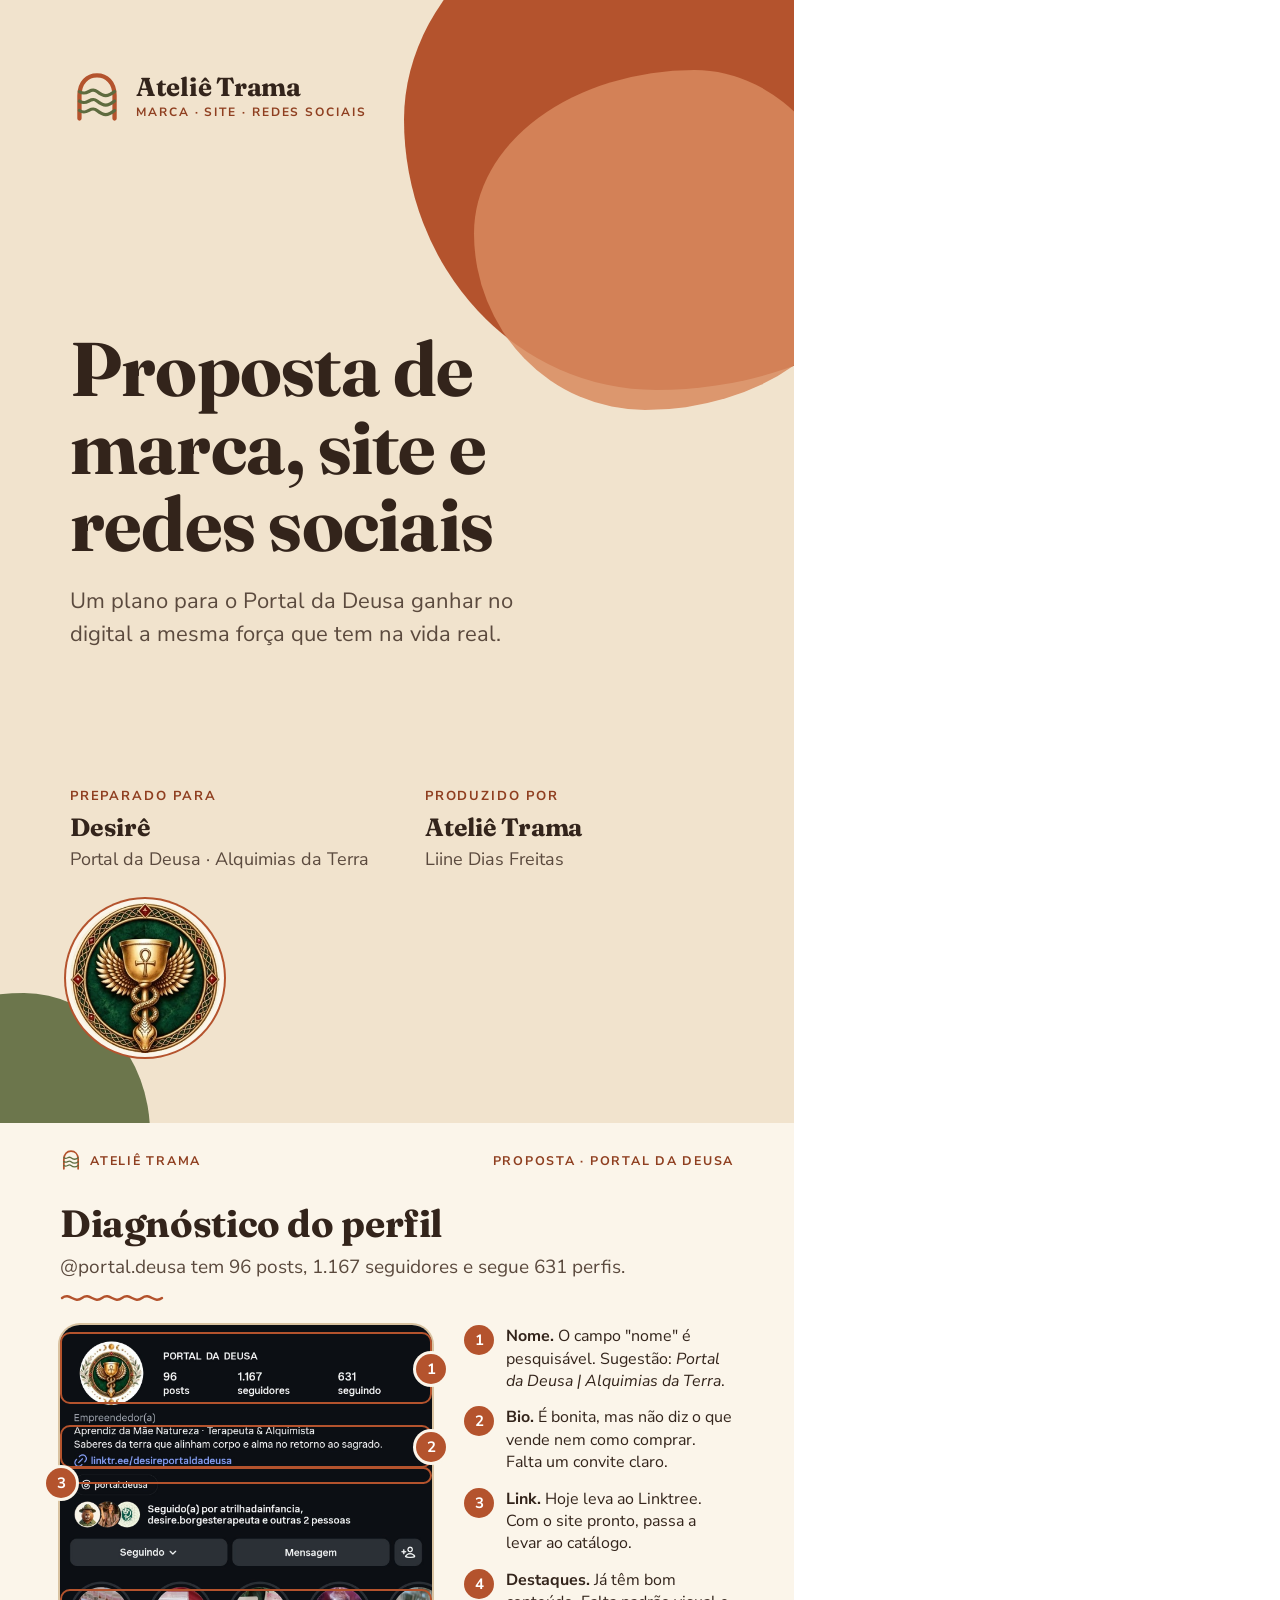
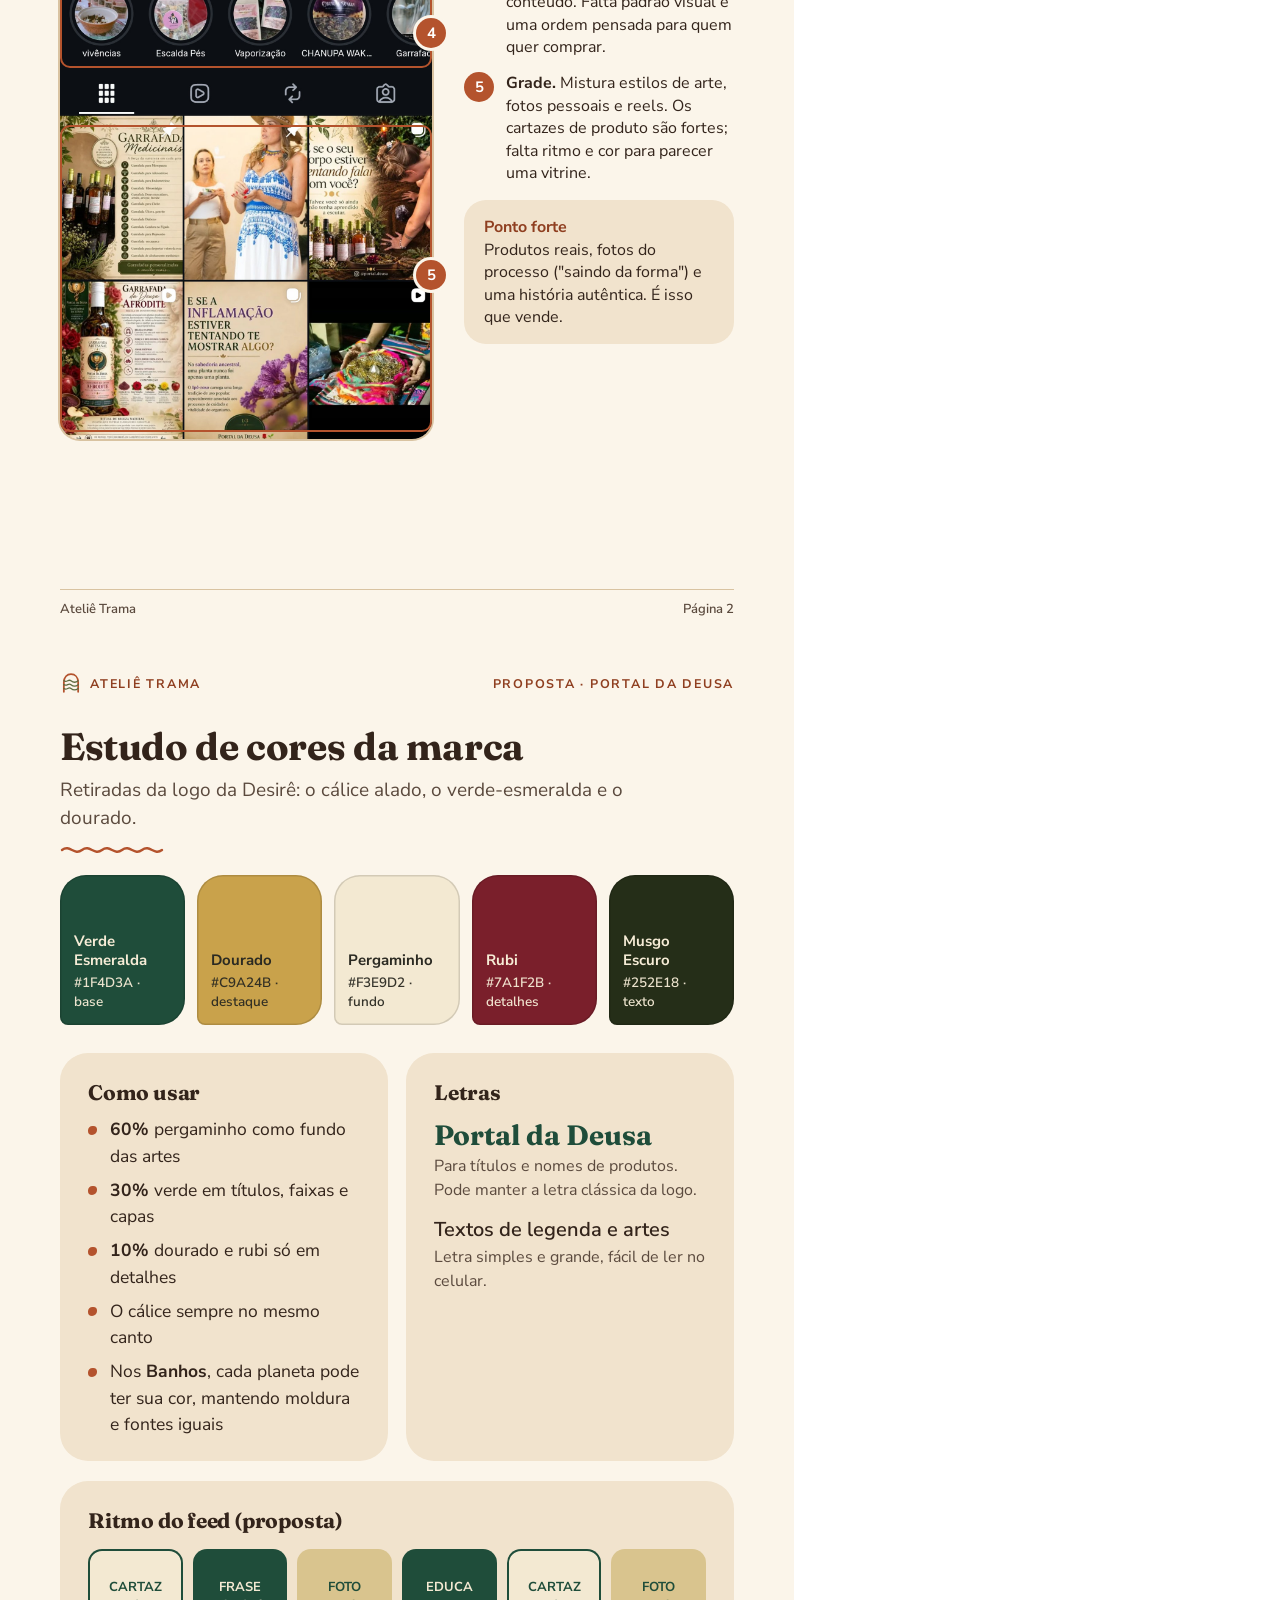
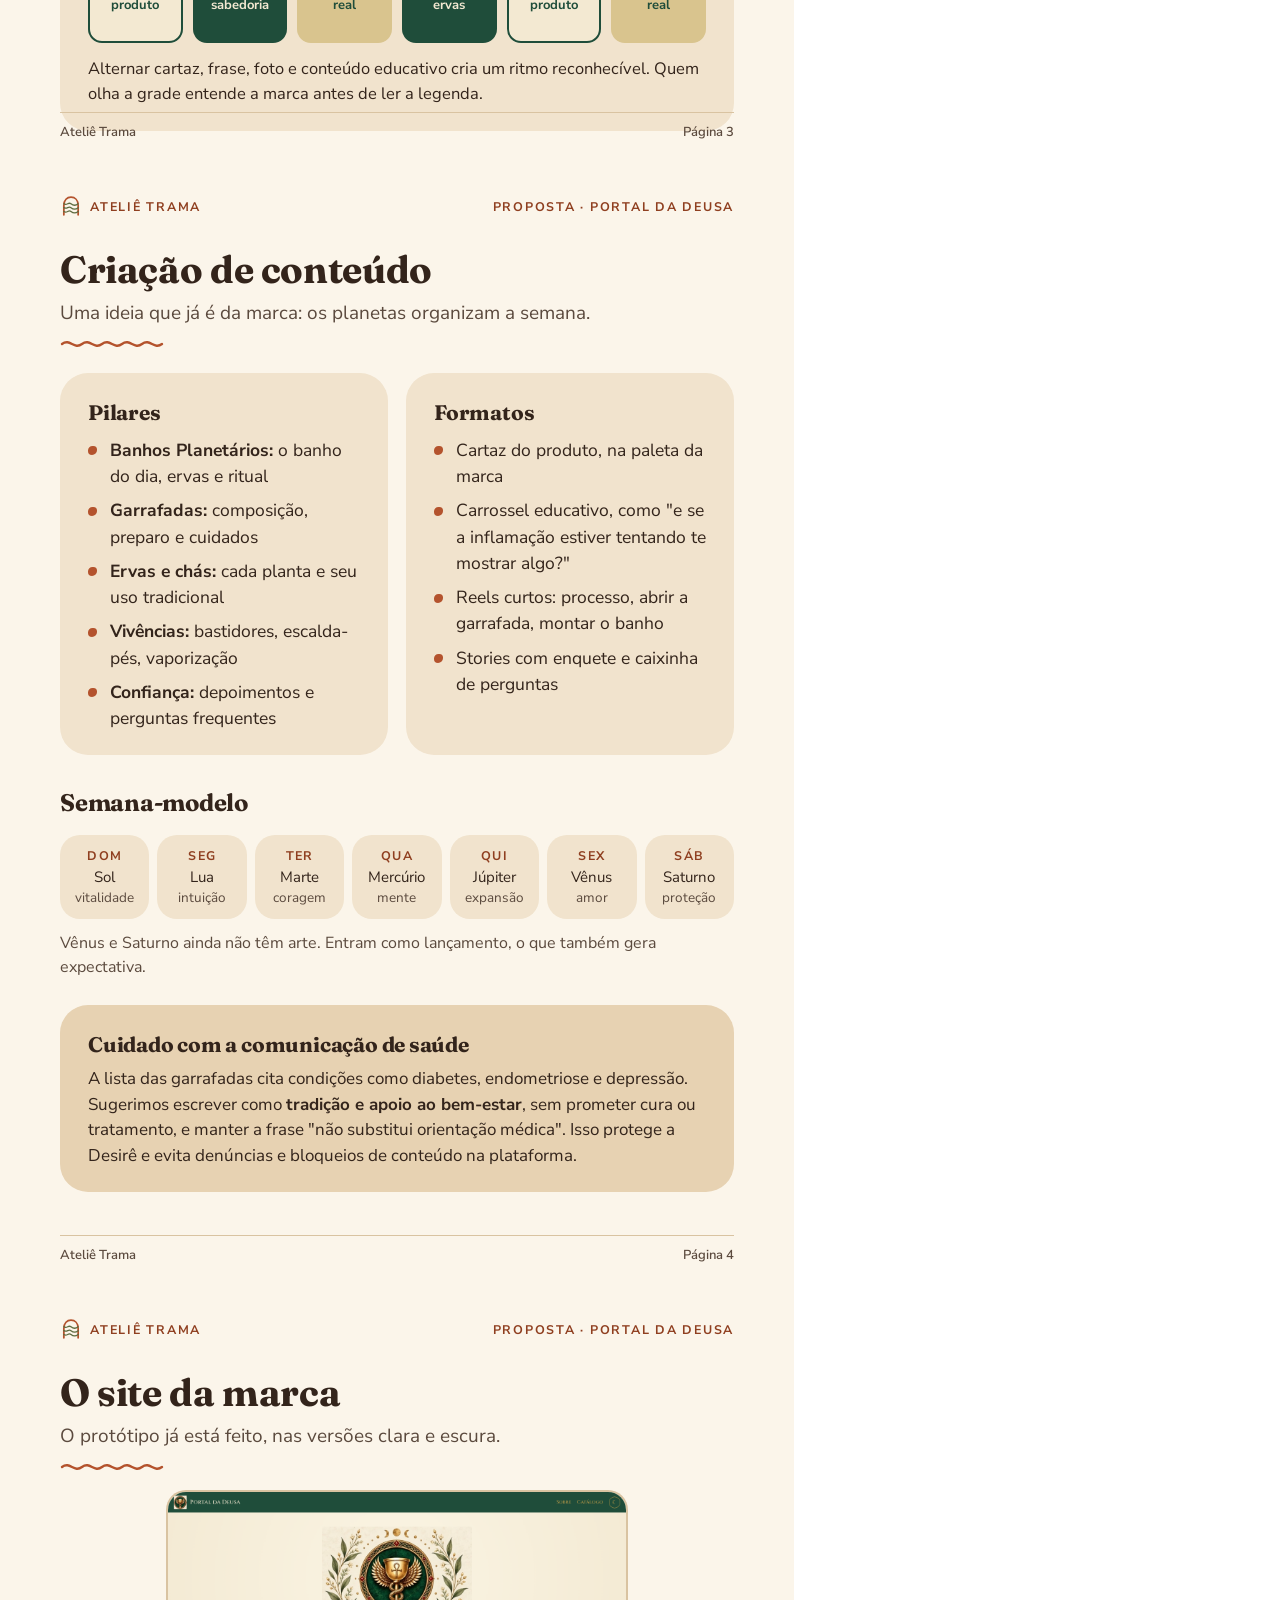
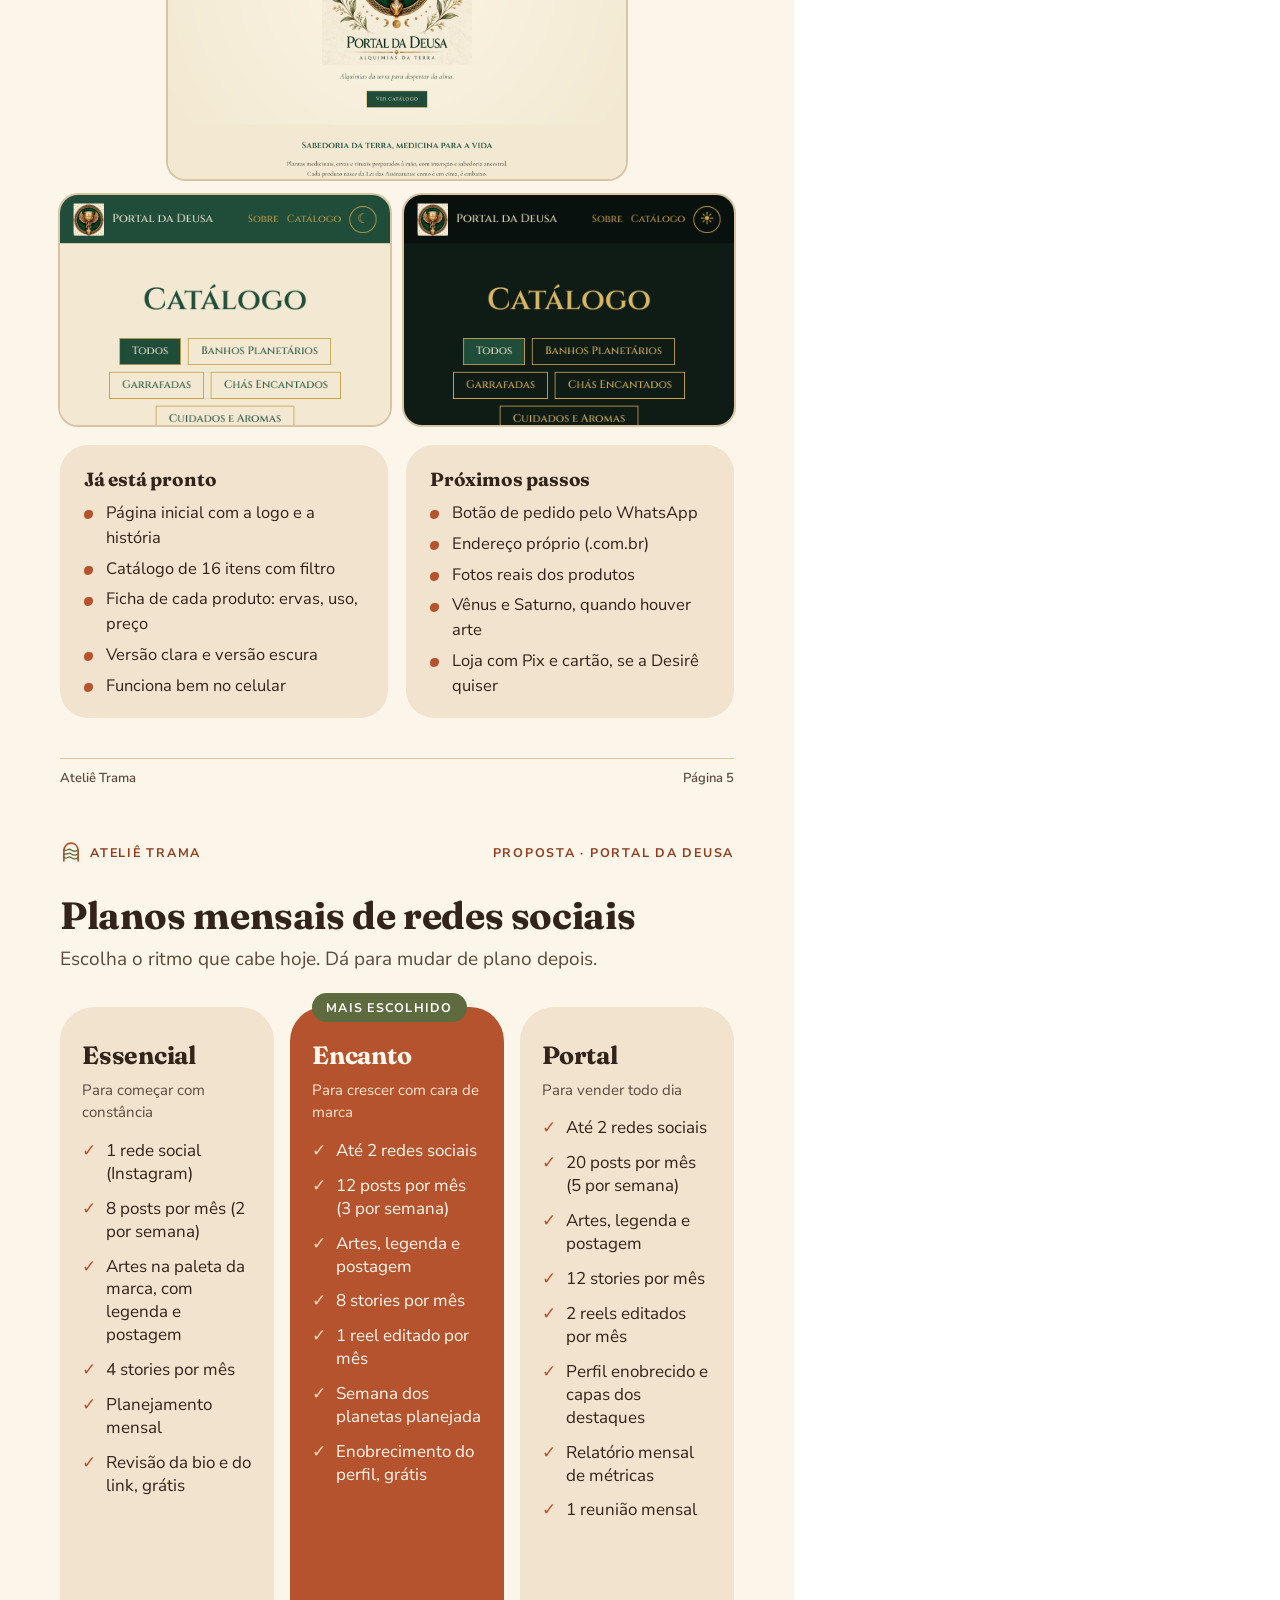
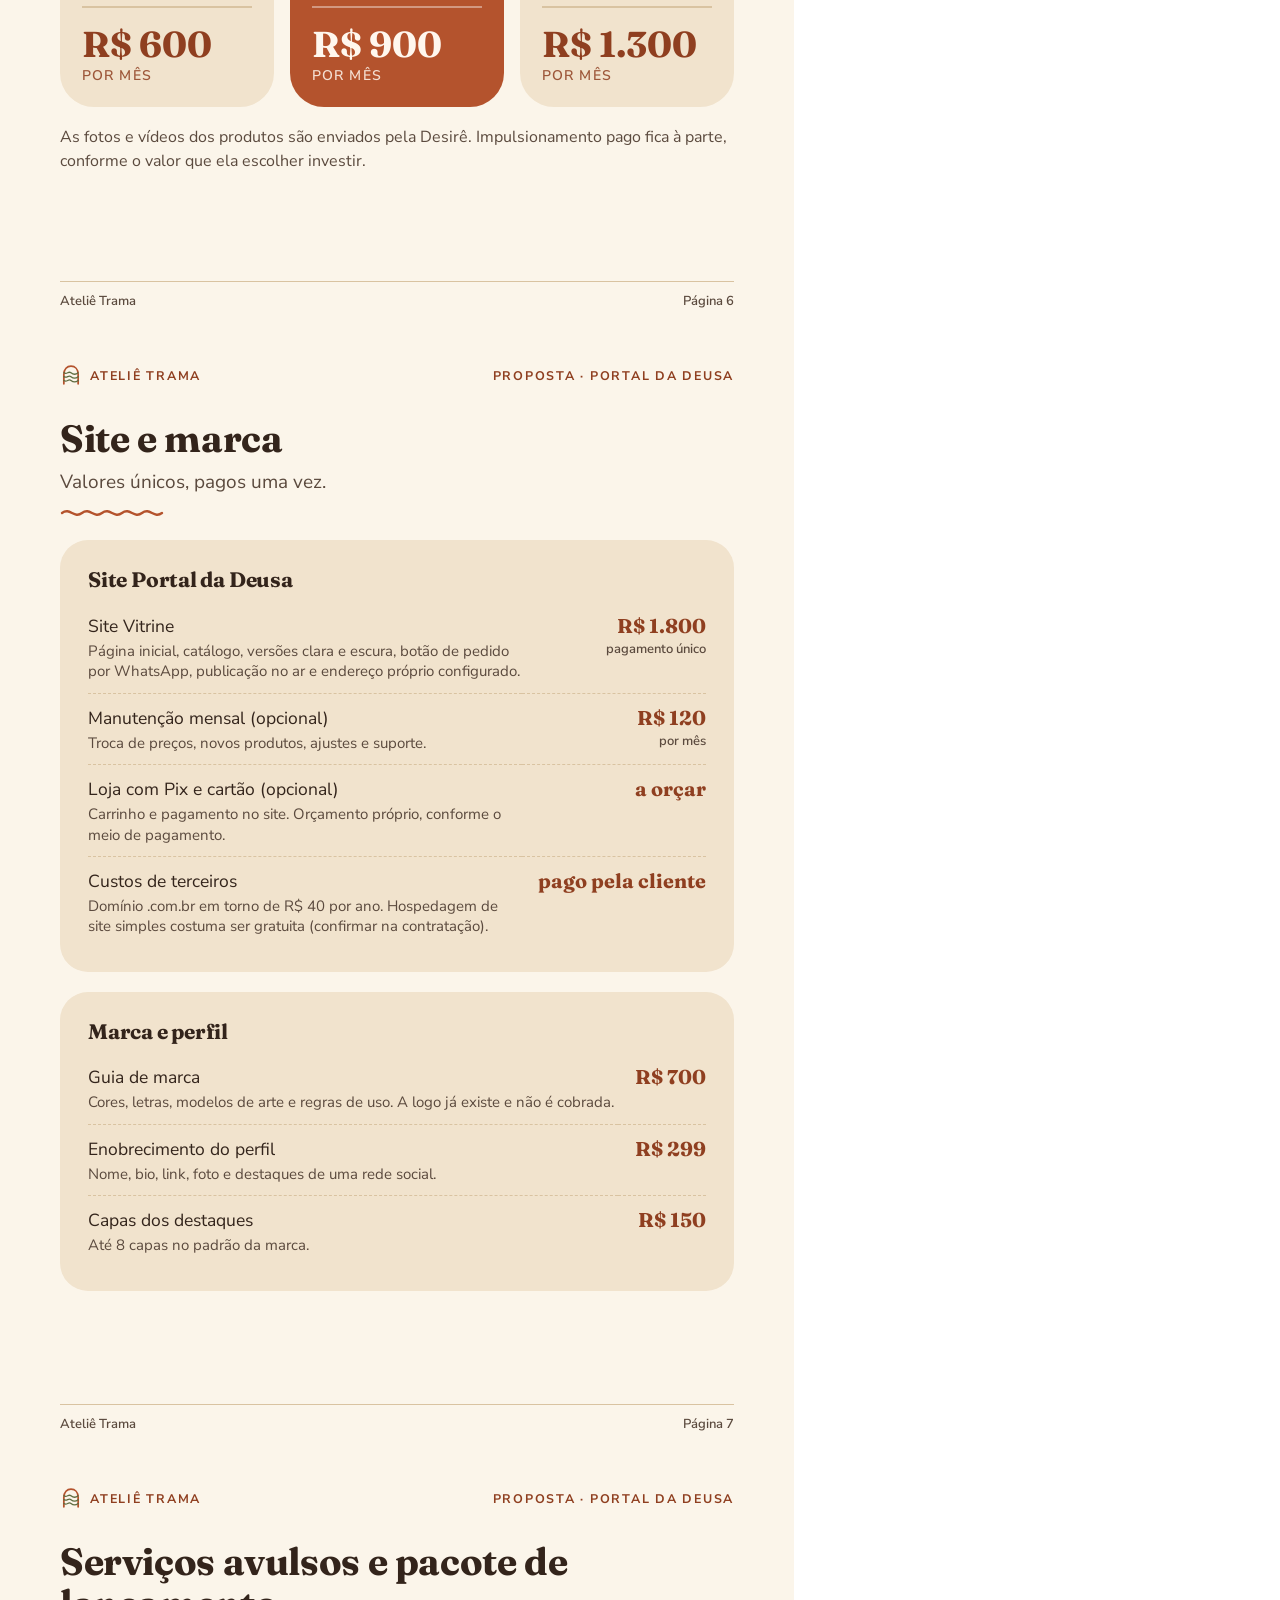
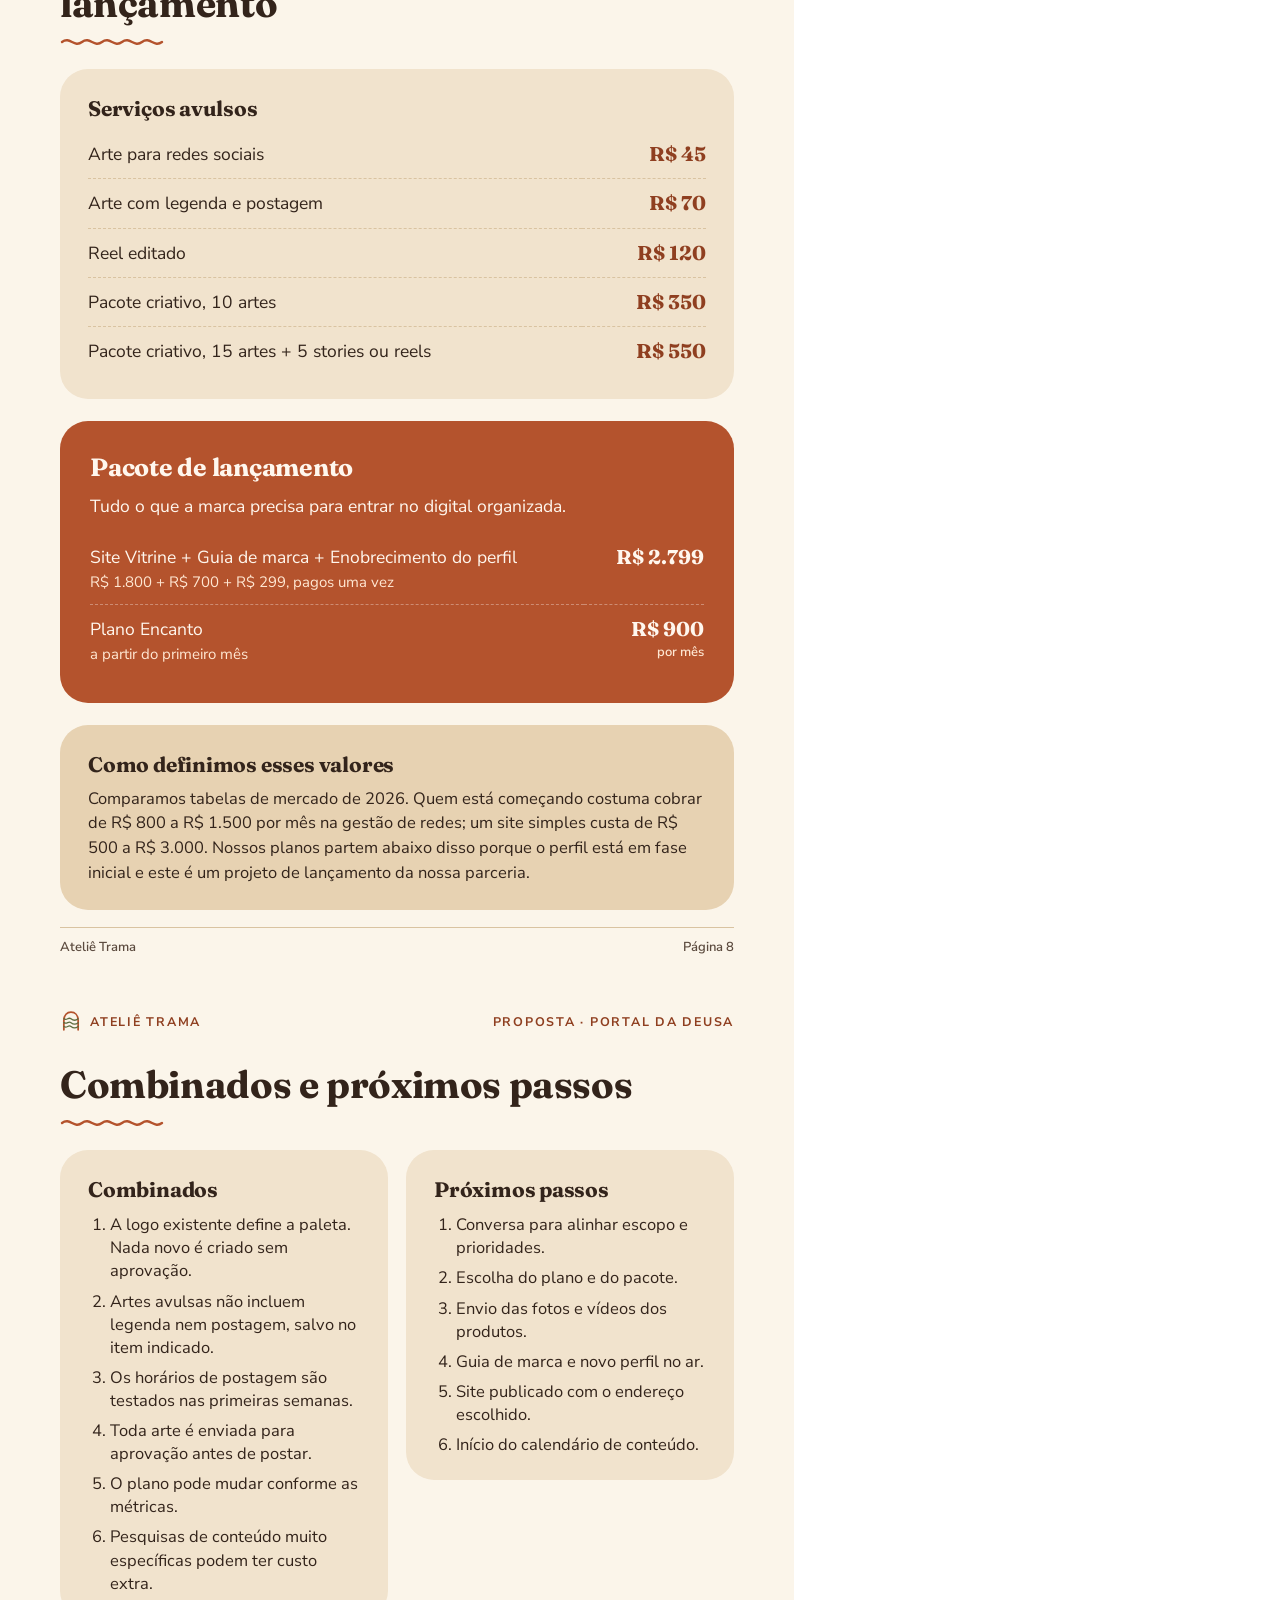
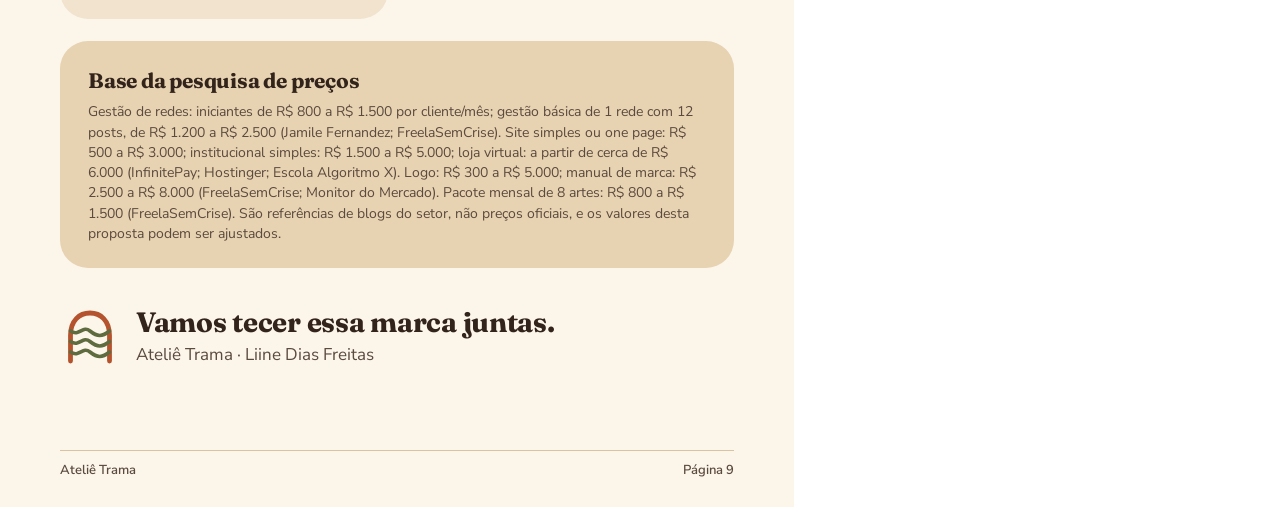
<file: proposta/proposta-atelie.html>
<!doctype html>
<html lang="pt-BR">
<head>
<meta charset="utf-8">
<title>Proposta Portal da Deusa</title>
<link rel="stylesheet" href="https://fonts.googleapis.com/css2?family=Fraunces:opsz,wght@9..144,600;9..144,700&family=Nunito+Sans:opsz,wght@6..12,400;6..12,600;6..12,700&display=swap">
<style>
/* Identidade do estúdio (provisório: Ateliê Trama): terracota, argila e oliva, formas orgânicas e letra grande.
   A paleta da cliente (verde, dourado, rubi) aparece só no estudo de cores e nas artes dela. */
:root{--bg:#fbf5ea;--sand:#f1e3cd;--sand2:#e7d2b2;--terra:#b4532d;--terra-d:#8f3f20;--olive:#5e6b3f;--ink:#33241b;--soft:#5b4a3e;--line:#d9c3a1}
@page{size:210mm 297mm;margin:0}
*{box-sizing:border-box}
html,body{margin:0}
body{font:400 17.5px/1.5 'Nunito Sans',system-ui,sans-serif;color:var(--ink);-webkit-print-color-adjust:exact;print-color-adjust:exact}
h1,h2,h3,.fr{font-family:Fraunces,Georgia,serif;font-weight:700;color:var(--ink);margin:0;letter-spacing:-.01em}
.page{width:794px;height:1123px;position:relative;overflow:hidden;background:var(--bg);padding:70px 60px 0;page-break-after:always;break-after:page}
.page:last-child{page-break-after:auto;break-after:auto}
.blob{position:absolute;border-radius:58% 42% 55% 45% / 48% 56% 44% 52%}
.top{position:absolute;left:60px;right:60px;top:26px;display:flex;justify-content:space-between;align-items:center;font:700 12.5px 'Nunito Sans';letter-spacing:.14em;text-transform:uppercase;color:var(--terra-d)}
.top .brand{display:flex;align-items:center;gap:8px}
.foot{position:absolute;left:60px;right:60px;bottom:28px;display:flex;justify-content:space-between;font:600 13px 'Nunito Sans';color:var(--soft);border-top:1.5px solid var(--line);padding-top:10px}
h2.t{font-size:38px;line-height:1.1;margin-top:10px}
.lead{font-size:19px;color:var(--soft);margin:8px 0 0;max-width:640px}
.wave{display:block;margin:12px 0 0}
.card{background:var(--sand);border-radius:28px;padding:24px 28px}
.card h3{font-size:21px;margin-bottom:6px}
.two{display:grid;grid-template-columns:1fr 1fr;gap:18px}
.list{margin:8px 0 0;padding:0;list-style:none;display:flex;flex-direction:column;gap:8px}
.list li{padding-left:22px;position:relative}
.list li:before{content:"";position:absolute;left:0;top:.55em;width:9px;height:9px;border-radius:50% 40% 55% 45%;background:var(--terra)}
b,strong{font-weight:700}
.shot{position:relative;width:372px;flex:none}
.shot img{width:100%;display:block;border-radius:20px;box-shadow:0 0 0 2px var(--line)}
.n{position:absolute;right:-14px;width:30px;height:30px;border-radius:50%;background:var(--terra);color:#fff;font:700 15px 'Nunito Sans';display:grid;place-items:center;box-shadow:0 0 0 3px var(--bg)}
.zone{position:absolute;left:0;right:0;border:2.5px solid var(--terra);border-radius:10px}
.legend{display:flex;flex-direction:column;gap:14px;flex:1;min-width:0}
.legend>div{display:grid;grid-template-columns:30px 1fr;gap:12px;font-size:16px;line-height:1.4}
.legend .n{position:static;box-shadow:none}
.sw{display:grid;grid-template-columns:repeat(5,1fr);gap:12px;margin-top:20px}
.sw div{border-radius:26px 26px 26px 8px;height:150px;padding:14px;display:flex;flex-direction:column;justify-content:flex-end;font:700 15px/1.25 'Nunito Sans';box-shadow:inset 0 0 0 1.5px #0002}
.sw small{font:600 13.5px 'Nunito Sans';opacity:.95;margin-top:3px}
.week{display:grid;grid-template-columns:repeat(7,1fr);gap:8px;margin-top:14px}
.week div{background:var(--sand);border-radius:20px;padding:12px 4px;text-align:center;font-size:15px;line-height:1.25}
.week b{display:block;font:700 12.5px 'Nunito Sans';letter-spacing:.1em;color:var(--terra-d);margin-bottom:4px}
.week i{display:block;font-style:normal;color:var(--soft);font-size:13.5px;margin-top:3px}
.plans{display:grid;grid-template-columns:repeat(3,1fr);gap:16px;margin-top:26px}
.plan{background:var(--sand);border-radius:34px;padding:30px 22px 22px;display:flex;flex-direction:column;height:700px;position:relative}
.plan.hl{background:var(--terra);color:#fff7ee}
.plan.hl h3,.plan.hl .pr{color:#fff7ee}
.plan h3{font-size:25px;margin-bottom:4px}
.plan .for{font-size:15px;color:var(--soft);margin-bottom:16px}
.plan.hl .for{color:#ffe7d2}
.plan ul{list-style:none;margin:0;padding:0;display:flex;flex-direction:column;gap:12px;font-size:17px;line-height:1.35}
.plan li{padding-left:24px;position:relative}
.plan li:before{content:"✓";position:absolute;left:0;font-weight:700;color:var(--terra)}
.plan.hl li:before{color:#ffd9b8}
.pr{margin-top:auto;border-top:2px solid var(--line);padding-top:14px;font:700 36px Fraunces,serif;color:var(--terra-d)}
.plan.hl .pr{border-color:#ffffff66}
.pr small{display:block;font:600 14px 'Nunito Sans';letter-spacing:.08em;opacity:.85}
.badge{position:absolute;top:-14px;left:22px;background:var(--olive);color:#fff;font:700 12.5px 'Nunito Sans';letter-spacing:.1em;padding:6px 14px;border-radius:999px}
table{width:100%;border-collapse:collapse;font-size:17.5px}
td{padding:11px 0;border-bottom:1.5px dashed var(--line);vertical-align:top}
tr:last-child td{border-bottom:0}
td:last-child{text-align:right;font:700 20px Fraunces,serif;color:var(--terra-d);white-space:nowrap;padding-left:16px}
td small{display:block;font:400 15px/1.35 'Nunito Sans';color:var(--soft);margin-top:2px}
td:last-child small{font:600 13px 'Nunito Sans';text-align:right}
.note ol{margin:8px 0 0;padding-left:22px;display:flex;flex-direction:column;gap:7px;font-size:16.5px;line-height:1.4}
.src{font-size:14px;line-height:1.45;color:var(--soft)}
.devs img{display:block;border-radius:18px;box-shadow:0 0 0 2px var(--line)}
</style>
</head>
<body>

<svg width="0" height="0" style="position:absolute"><defs>
  <symbol id="mark" viewBox="0 0 40 40"><path d="M7 36V19C7 9 13 4 20 4s13 5 13 15v17" fill="none" stroke="#b4532d" stroke-width="3.2" stroke-linecap="round"/><path d="M7 16c6 4 8-4 13 0s8 4 13 0M7 23c6 4 8-4 13 0s8 4 13 0M7 30c6 4 8-4 13 0s8 4 13 0" fill="none" stroke="#5e6b3f" stroke-width="2.4" stroke-linecap="round"/></symbol>
  <symbol id="wv" viewBox="0 0 120 10"><path d="M2 5c8-6 12 6 20 0s12 6 20 0 12 6 20 0 12 6 20 0 12 6 20 0" fill="none" stroke="#b4532d" stroke-width="2.4" stroke-linecap="round"/></symbol>
</defs></svg>

<!-- 1. CAPA -->
<section class="page" style="padding:0;background:var(--sand)">
  <div class="blob" style="width:560px;height:520px;right:-170px;top:-130px;background:var(--terra)"></div>
  <div class="blob" style="width:380px;height:340px;right:-60px;top:70px;background:#d98a5f;opacity:.85"></div>
  <div class="blob" style="width:300px;height:250px;left:-150px;bottom:-120px;background:var(--olive);opacity:.9"></div>
  <div style="position:absolute;left:70px;top:70px;display:flex;align-items:center;gap:12px">
    <svg width="54" height="54"><use href="#mark"/></svg>
    <div><div class="fr" style="font-size:26px;line-height:1">Ateliê Trama</div><div style="font:700 12px 'Nunito Sans';letter-spacing:.16em;color:var(--terra-d);margin-top:4px">MARCA · SITE · REDES SOCIAIS</div></div>
  </div>
  <div style="position:absolute;left:70px;top:330px;width:560px">
    <h1 style="font-size:76px;line-height:1.02">Proposta de marca, site e redes sociais</h1>
    <p style="font-size:22px;color:var(--soft);margin:22px 0 0;max-width:470px">Um plano para o Portal da Deusa ganhar no digital a mesma força que tem na vida real.</p>
  </div>
  <div style="position:absolute;left:70px;bottom:250px;display:flex;gap:56px;align-items:flex-end">
    <div><div style="font:700 13px 'Nunito Sans';letter-spacing:.14em;color:var(--terra-d)">PREPARADO PARA</div><div class="fr" style="font-size:25px;margin-top:4px">Desirê</div><div style="font-size:18px;color:var(--soft)">Portal da Deusa · Alquimias da Terra</div></div>
    <div><div style="font:700 13px 'Nunito Sans';letter-spacing:.14em;color:var(--terra-d)">PRODUZIDO POR</div><div class="fr" style="font-size:25px;margin-top:4px">Ateliê Trama</div><div style="font-size:18px;color:var(--soft)">Liine Dias Freitas</div></div>
  </div>
  <div style="position:absolute;left:70px;bottom:70px;width:150px;height:150px;border-radius:50%;background:#fff;padding:8px;box-shadow:0 0 0 4px var(--bg),0 0 0 6px var(--terra)"><img src="img/emblema.png" alt="Portal da Deusa" style="width:100%;height:100%;border-radius:50%;object-fit:cover;transform:scale(1.12)"></div><div style="display:none;width:170px;height:170px;border-radius:50%;background:#fff;padding:9px;box-shadow:0 0 0 4px var(--bg),0 0 0 6px var(--terra)"><img src="img/emblema.png" alt="Portal da Deusa" style="width:100%;height:100%;border-radius:50%;object-fit:cover;transform:scale(1.12)"></div>
</section>

<!-- 2. DIAGNÓSTICO -->
<section class="page">
  <div class="top"><span class="brand"><svg width="22" height="22"><use href="#mark"/></svg>Ateliê Trama</span><span>Proposta · Portal da Deusa</span></div>
  <h2 class="t">Diagnóstico do perfil</h2>
  <p class="lead">@portal.deusa tem 96 posts, 1.167 seguidores e segue 631 perfis.</p>
  <svg class="wave" width="120" height="10"><use href="#wv"/></svg>
  <div style="display:flex;gap:32px;margin-top:22px;align-items:flex-start">
    <div class="shot">
      <img src="img/perfil.jpg" alt="Perfil atual do Instagram">
      <div class="zone" style="top:1%;height:10%"></div><span class="n" style="top:4%">1</span>
      <div class="zone" style="top:14%;height:6%"></div><span class="n" style="top:15%">2</span>
      <div class="zone" style="top:19.8%;height:2.5%"></div><span class="n" style="top:20%;right:auto;left:-14px">3</span>
      <div class="zone" style="top:37%;height:11%"></div><span class="n" style="top:41%">4</span>
      <div class="zone" style="top:56%;height:43%"></div><span class="n" style="top:75%">5</span>
    </div>
    <div class="legend">
      <div><span class="n">1</span><span><b>Nome.</b> O campo "nome" é pesquisável. Sugestão: <i>Portal da Deusa | Alquimias da Terra</i>.</span></div>
      <div><span class="n">2</span><span><b>Bio.</b> É bonita, mas não diz o que vende nem como comprar. Falta um convite claro.</span></div>
      <div><span class="n">3</span><span><b>Link.</b> Hoje leva ao Linktree. Com o site pronto, passa a levar ao catálogo.</span></div>
      <div><span class="n">4</span><span><b>Destaques.</b> Já têm bom conteúdo. Falta padrão visual e uma ordem pensada para quem quer comprar.</span></div>
      <div><span class="n">5</span><span><b>Grade.</b> Mistura estilos de arte, fotos pessoais e reels. Os cartazes de produto são fortes; falta ritmo e cor para parecer uma vitrine.</span></div>
      <div class="card" style="display:block;padding:16px 20px;border-radius:22px;margin-top:2px;background:var(--sand)"><b style="color:var(--terra-d)">Ponto forte</b><br>Produtos reais, fotos do processo ("saindo da forma") e uma história autêntica. É isso que vende.</div>
    </div>
  </div>
  <div class="foot"><span>Ateliê Trama</span><span>Página 2</span></div>
</section>

<!-- 3. CORES -->
<section class="page">
  <div class="top"><span class="brand"><svg width="22" height="22"><use href="#mark"/></svg>Ateliê Trama</span><span>Proposta · Portal da Deusa</span></div>
  <h2 class="t">Estudo de cores da marca</h2>
  <p class="lead">Retiradas da logo da Desirê: o cálice alado, o verde-esmeralda e o dourado.</p>
  <svg class="wave" width="120" height="10"><use href="#wv"/></svg>
  <div class="sw">
    <div style="background:#1f4d3a;color:#f6ecd6">Verde Esmeralda<small>#1F4D3A · base</small></div>
    <div style="background:#c9a24b;color:#2b2a22">Dourado<small>#C9A24B · destaque</small></div>
    <div style="background:#f3e9d2;color:#2b2a22">Pergaminho<small>#F3E9D2 · fundo</small></div>
    <div style="background:#7a1f2b;color:#f6ecd6">Rubi<small>#7A1F2B · detalhes</small></div>
    <div style="background:#252e18;color:#f6ecd6">Musgo Escuro<small>#252E18 · texto</small></div>
  </div>
  <div class="two" style="margin-top:28px">
    <div class="card">
      <h3>Como usar</h3>
      <ul class="list">
        <li><b>60%</b> pergaminho como fundo das artes</li>
        <li><b>30%</b> verde em títulos, faixas e capas</li>
        <li><b>10%</b> dourado e rubi só em detalhes</li>
        <li>O cálice sempre no mesmo canto</li>
        <li>Nos <b>Banhos</b>, cada planeta pode ter sua cor, mantendo moldura e fontes iguais</li>
      </ul>
    </div>
    <div class="card">
      <h3>Letras</h3>
      <p style="margin:10px 0 0;font:700 28px Fraunces,serif;color:#1f4d3a">Portal da Deusa</p>
      <p style="margin:2px 0 14px;font-size:16px;color:var(--soft)">Para títulos e nomes de produtos. Pode manter a letra clássica da logo.</p>
      <p style="margin:0;font:600 20px 'Nunito Sans';color:var(--ink)">Textos de legenda e artes</p>
      <p style="margin:2px 0 0;font-size:16px;color:var(--soft)">Letra simples e grande, fácil de ler no celular.</p>
    </div>
  </div>
  <div class="card" style="margin-top:20px">
    <h3>Ritmo do feed (proposta)</h3>
    <div style="display:grid;grid-template-columns:repeat(6,1fr);gap:10px;margin-top:12px">
      <div style="aspect-ratio:1;border-radius:14px;background:#f3e9d2;box-shadow:inset 0 0 0 2px #1f4d3a;display:grid;place-items:center;font:700 13px 'Nunito Sans';color:#1f4d3a;text-align:center">CARTAZ<br>produto</div>
      <div style="aspect-ratio:1;border-radius:14px;background:#1f4d3a;display:grid;place-items:center;font:700 13px 'Nunito Sans';color:#f3e9d2;text-align:center">FRASE<br>sabedoria</div>
      <div style="aspect-ratio:1;border-radius:14px;background:#d9c48e;display:grid;place-items:center;font:700 13px 'Nunito Sans';color:#1f4d3a;text-align:center">FOTO<br>real</div>
      <div style="aspect-ratio:1;border-radius:14px;background:#1f4d3a;display:grid;place-items:center;font:700 13px 'Nunito Sans';color:#f3e9d2;text-align:center">EDUCA<br>ervas</div>
      <div style="aspect-ratio:1;border-radius:14px;background:#f3e9d2;box-shadow:inset 0 0 0 2px #1f4d3a;display:grid;place-items:center;font:700 13px 'Nunito Sans';color:#1f4d3a;text-align:center">CARTAZ<br>produto</div>
      <div style="aspect-ratio:1;border-radius:14px;background:#d9c48e;display:grid;place-items:center;font:700 13px 'Nunito Sans';color:#1f4d3a;text-align:center">FOTO<br>real</div>
    </div>
    <p style="margin:14px 0 0;font-size:16.5px">Alternar cartaz, frase, foto e conteúdo educativo cria um ritmo reconhecível. Quem olha a grade entende a marca antes de ler a legenda.</p>
  </div>
  <div class="foot"><span>Ateliê Trama</span><span>Página 3</span></div>
</section>

<!-- 4. CONTEÚDO -->
<section class="page">
  <div class="top"><span class="brand"><svg width="22" height="22"><use href="#mark"/></svg>Ateliê Trama</span><span>Proposta · Portal da Deusa</span></div>
  <h2 class="t">Criação de conteúdo</h2>
  <p class="lead">Uma ideia que já é da marca: os planetas organizam a semana.</p>
  <svg class="wave" width="120" height="10"><use href="#wv"/></svg>
  <div class="two" style="margin-top:24px">
    <div class="card">
      <h3>Pilares</h3>
      <ul class="list">
        <li><b>Banhos Planetários:</b> o banho do dia, ervas e ritual</li>
        <li><b>Garrafadas:</b> composição, preparo e cuidados</li>
        <li><b>Ervas e chás:</b> cada planta e seu uso tradicional</li>
        <li><b>Vivências:</b> bastidores, escalda-pés, vaporização</li>
        <li><b>Confiança:</b> depoimentos e perguntas frequentes</li>
      </ul>
    </div>
    <div class="card">
      <h3>Formatos</h3>
      <ul class="list">
        <li>Cartaz do produto, na paleta da marca</li>
        <li>Carrossel educativo, como "e se a inflamação estiver tentando te mostrar algo?"</li>
        <li>Reels curtos: processo, abrir a garrafada, montar o banho</li>
        <li>Stories com enquete e caixinha de perguntas</li>
      </ul>
    </div>
  </div>
  <h3 style="font-size:24px;margin:30px 0 0">Semana-modelo</h3>
  <div class="week">
    <div><b>DOM</b>Sol<i>vitalidade</i></div>
    <div><b>SEG</b>Lua<i>intuição</i></div>
    <div><b>TER</b>Marte<i>coragem</i></div>
    <div><b>QUA</b>Mercúrio<i>mente</i></div>
    <div><b>QUI</b>Júpiter<i>expansão</i></div>
    <div><b>SEX</b>Vênus<i>amor</i></div>
    <div><b>SÁB</b>Saturno<i>proteção</i></div>
  </div>
  <p style="margin:12px 0 0;font-size:16px;color:var(--soft)">Vênus e Saturno ainda não têm arte. Entram como lançamento, o que também gera expectativa.</p>
  <div class="card" style="margin-top:26px;background:var(--sand2)">
    <h3>Cuidado com a comunicação de saúde</h3>
    <p style="margin:6px 0 0;font-size:17px">A lista das garrafadas cita condições como diabetes, endometriose e depressão. Sugerimos escrever como <b>tradição e apoio ao bem-estar</b>, sem prometer cura ou tratamento, e manter a frase "não substitui orientação médica". Isso protege a Desirê e evita denúncias e bloqueios de conteúdo na plataforma.</p>
  </div>
  <div class="foot"><span>Ateliê Trama</span><span>Página 4</span></div>
</section>

<!-- 5. SITE -->
<section class="page">
  <div class="top"><span class="brand"><svg width="22" height="22"><use href="#mark"/></svg>Ateliê Trama</span><span>Proposta · Portal da Deusa</span></div>
  <h2 class="t">O site da marca</h2>
  <p class="lead">O protótipo já está feito, nas versões clara e escura.</p>
  <svg class="wave" width="120" height="10"><use href="#wv"/></svg>
  <div class="devs" style="margin-top:20px">
    <img src="img/site-desktop.png" alt="Site no computador" style="width:68%;margin:0 auto">
    <div style="display:flex;gap:14px;margin-top:16px">
      <img src="img/site-celular-claro.png" alt="Catálogo no celular, versão clara" style="width:calc(50% - 7px);height:230px;object-fit:cover;object-position:top">
      <img src="img/site-celular-escuro.png" alt="Catálogo no celular, versão escura" style="width:calc(50% - 7px);height:230px;object-fit:cover;object-position:top">
    </div>
  </div>
  <div class="two" style="margin-top:20px">
    <div class="card" style="padding:20px 24px">
      <h3 style="font-size:19px">Já está pronto</h3>
      <ul class="list" style="font-size:16.5px;gap:6px">
        <li>Página inicial com a logo e a história</li>
        <li>Catálogo de 16 itens com filtro</li>
        <li>Ficha de cada produto: ervas, uso, preço</li>
        <li>Versão clara e versão escura</li>
        <li>Funciona bem no celular</li>
      </ul>
    </div>
    <div class="card" style="padding:20px 24px">
      <h3 style="font-size:19px">Próximos passos</h3>
      <ul class="list" style="font-size:16.5px;gap:6px">
        <li>Botão de pedido pelo WhatsApp</li>
        <li>Endereço próprio (.com.br)</li>
        <li>Fotos reais dos produtos</li>
        <li>Vênus e Saturno, quando houver arte</li>
        <li>Loja com Pix e cartão, se a Desirê quiser</li>
      </ul>
    </div>
  </div>
  <div class="foot"><span>Ateliê Trama</span><span>Página 5</span></div>
</section>

<!-- 6. PLANOS -->
<section class="page">
  <div class="top"><span class="brand"><svg width="22" height="22"><use href="#mark"/></svg>Ateliê Trama</span><span>Proposta · Portal da Deusa</span></div>
  <h2 class="t">Planos mensais de redes sociais</h2>
  <p class="lead">Escolha o ritmo que cabe hoje. Dá para mudar de plano depois.</p>
  <div class="plans" style="margin-top:34px">
    <div class="plan">
      <h3>Essencial</h3><div class="for">Para começar com constância</div>
      <ul>
        <li>1 rede social (Instagram)</li>
        <li>8 posts por mês (2 por semana)</li>
        <li>Artes na paleta da marca, com legenda e postagem</li>
        <li>4 stories por mês</li>
        <li>Planejamento mensal</li>
        <li>Revisão da bio e do link, grátis</li>
      </ul>
      <div class="pr">R$ 600<small>POR MÊS</small></div>
    </div>
    <div class="plan hl">
      <span class="badge">MAIS ESCOLHIDO</span>
      <h3>Encanto</h3><div class="for">Para crescer com cara de marca</div>
      <ul>
        <li>Até 2 redes sociais</li>
        <li>12 posts por mês (3 por semana)</li>
        <li>Artes, legenda e postagem</li>
        <li>8 stories por mês</li>
        <li>1 reel editado por mês</li>
        <li>Semana dos planetas planejada</li>
        <li>Enobrecimento do perfil, grátis</li>
      </ul>
      <div class="pr">R$ 900<small>POR MÊS</small></div>
    </div>
    <div class="plan">
      <h3>Portal</h3><div class="for">Para vender todo dia</div>
      <ul>
        <li>Até 2 redes sociais</li>
        <li>20 posts por mês (5 por semana)</li>
        <li>Artes, legenda e postagem</li>
        <li>12 stories por mês</li>
        <li>2 reels editados por mês</li>
        <li>Perfil enobrecido e capas dos destaques</li>
        <li>Relatório mensal de métricas</li>
        <li>1 reunião mensal</li>
      </ul>
      <div class="pr">R$ 1.300<small>POR MÊS</small></div>
    </div>
  </div>
  <p style="margin:18px 0 0;font-size:16px;color:var(--soft)">As fotos e vídeos dos produtos são enviados pela Desirê. Impulsionamento pago fica à parte, conforme o valor que ela escolher investir.</p>
  <div class="foot"><span>Ateliê Trama</span><span>Página 6</span></div>
</section>

<!-- 7. SITE E MARCA -->
<section class="page">
  <div class="top"><span class="brand"><svg width="22" height="22"><use href="#mark"/></svg>Ateliê Trama</span><span>Proposta · Portal da Deusa</span></div>
  <h2 class="t">Site e marca</h2>
  <p class="lead">Valores únicos, pagos uma vez.</p>
  <svg class="wave" width="120" height="10"><use href="#wv"/></svg>
  <div class="card" style="margin-top:22px">
    <h3>Site Portal da Deusa</h3>
    <table style="margin-top:6px">
      <tr><td>Site Vitrine<small>Página inicial, catálogo, versões clara e escura, botão de pedido por WhatsApp, publicação no ar e endereço próprio configurado.</small></td><td>R$ 1.800<small>pagamento único</small></td></tr>
      <tr><td>Manutenção mensal (opcional)<small>Troca de preços, novos produtos, ajustes e suporte.</small></td><td>R$ 120<small>por mês</small></td></tr>
      <tr><td>Loja com Pix e cartão (opcional)<small>Carrinho e pagamento no site. Orçamento próprio, conforme o meio de pagamento.</small></td><td>a orçar</td></tr>
      <tr><td>Custos de terceiros<small>Domínio .com.br em torno de R$ 40 por ano. Hospedagem de site simples costuma ser gratuita (confirmar na contratação).</small></td><td>pago pela cliente</td></tr>
    </table>
  </div>
  <div class="card" style="margin-top:20px">
    <h3>Marca e perfil</h3>
    <table style="margin-top:6px">
      <tr><td>Guia de marca<small>Cores, letras, modelos de arte e regras de uso. A logo já existe e não é cobrada.</small></td><td>R$ 700</td></tr>
      <tr><td>Enobrecimento do perfil<small>Nome, bio, link, foto e destaques de uma rede social.</small></td><td>R$ 299</td></tr>
      <tr><td>Capas dos destaques<small>Até 8 capas no padrão da marca.</small></td><td>R$ 150</td></tr>
    </table>
  </div>
  <div class="foot"><span>Ateliê Trama</span><span>Página 7</span></div>
</section>

<!-- 8. AVULSOS + PACOTE -->
<section class="page">
  <div class="top"><span class="brand"><svg width="22" height="22"><use href="#mark"/></svg>Ateliê Trama</span><span>Proposta · Portal da Deusa</span></div>
  <h2 class="t">Serviços avulsos e pacote de lançamento</h2>
  <svg class="wave" width="120" height="10"><use href="#wv"/></svg>
  <div class="card" style="margin-top:22px">
    <h3>Serviços avulsos</h3>
    <table style="margin-top:6px">
      <tr><td>Arte para redes sociais</td><td>R$ 45</td></tr>
      <tr><td>Arte com legenda e postagem</td><td>R$ 70</td></tr>
      <tr><td>Reel editado</td><td>R$ 120</td></tr>
      <tr><td>Pacote criativo, 10 artes</td><td>R$ 350</td></tr>
      <tr><td>Pacote criativo, 15 artes + 5 stories ou reels</td><td>R$ 550</td></tr>
    </table>
  </div>
  <div class="card" style="margin-top:22px;background:var(--terra);color:#fff7ee;padding:28px 30px">
    <h3 style="color:#fff7ee;font-size:25px">Pacote de lançamento</h3>
    <p style="margin:6px 0 14px;font-size:17.5px">Tudo o que a marca precisa para entrar no digital organizada.</p>
    <table style="color:#fff7ee">
      <tr><td style="border-color:#ffffff55">Site Vitrine + Guia de marca + Enobrecimento do perfil<small style="color:#ffe7d2">R$ 1.800 + R$ 700 + R$ 299, pagos uma vez</small></td><td style="color:#fff7ee;border-color:#ffffff55">R$ 2.799</td></tr>
      <tr><td>Plano Encanto<small style="color:#ffe7d2">a partir do primeiro mês</small></td><td style="color:#fff7ee">R$ 900<small style="color:#ffe7d2">por mês</small></td></tr>
    </table>
  </div>
  <div class="card" style="margin-top:22px;background:var(--sand2)">
    <h3>Como definimos esses valores</h3>
    <p style="margin:6px 0 0;font-size:16.5px">Comparamos tabelas de mercado de 2026. Quem está começando costuma cobrar de R$ 800 a R$ 1.500 por mês na gestão de redes; um site simples custa de R$ 500 a R$ 3.000. Nossos planos partem abaixo disso porque o perfil está em fase inicial e este é um projeto de lançamento da nossa parceria.</p>
  </div>
  <div class="foot"><span>Ateliê Trama</span><span>Página 8</span></div>
</section>

<!-- 9. FECHAMENTO -->
<section class="page">
  <div class="top"><span class="brand"><svg width="22" height="22"><use href="#mark"/></svg>Ateliê Trama</span><span>Proposta · Portal da Deusa</span></div>
  <h2 class="t">Combinados e próximos passos</h2>
  <svg class="wave" width="120" height="10"><use href="#wv"/></svg>
  <div class="two" style="margin-top:22px;align-items:start">
    <div class="card note">
      <h3>Combinados</h3>
      <ol>
        <li>A logo existente define a paleta. Nada novo é criado sem aprovação.</li>
        <li>Artes avulsas não incluem legenda nem postagem, salvo no item indicado.</li>
        <li>Os horários de postagem são testados nas primeiras semanas.</li>
        <li>Toda arte é enviada para aprovação antes de postar.</li>
        <li>O plano pode mudar conforme as métricas.</li>
        <li>Pesquisas de conteúdo muito específicas podem ter custo extra.</li>
      </ol>
    </div>
    <div class="card note">
      <h3>Próximos passos</h3>
      <ol>
        <li>Conversa para alinhar escopo e prioridades.</li>
        <li>Escolha do plano e do pacote.</li>
        <li>Envio das fotos e vídeos dos produtos.</li>
        <li>Guia de marca e novo perfil no ar.</li>
        <li>Site publicado com o endereço escolhido.</li>
        <li>Início do calendário de conteúdo.</li>
      </ol>
    </div>
  </div>
  <div class="card" style="margin-top:22px;background:var(--sand2)">
    <h3>Base da pesquisa de preços</h3>
    <p class="src" style="margin:6px 0 0">Gestão de redes: iniciantes de R$ 800 a R$ 1.500 por cliente/mês; gestão básica de 1 rede com 12 posts, de R$ 1.200 a R$ 2.500 (Jamile Fernandez; FreelaSemCrise). Site simples ou one page: R$ 500 a R$ 3.000; institucional simples: R$ 1.500 a R$ 5.000; loja virtual: a partir de cerca de R$ 6.000 (InfinitePay; Hostinger; Escola Algoritmo X). Logo: R$ 300 a R$ 5.000; manual de marca: R$ 2.500 a R$ 8.000 (FreelaSemCrise; Monitor do Mercado). Pacote mensal de 8 artes: R$ 800 a R$ 1.500 (FreelaSemCrise). São referências de blogs do setor, não preços oficiais, e os valores desta proposta podem ser ajustados.</p>
  </div>
  <div style="margin-top:38px;display:flex;align-items:center;gap:16px">
    <svg width="60" height="60"><use href="#mark"/></svg>
    <div><div class="fr" style="font-size:28px;line-height:1.15">Vamos tecer essa marca juntas.</div><div style="font-size:17px;color:var(--soft);margin-top:4px">Ateliê Trama · Liine Dias Freitas</div></div>
  </div>
  <div class="foot"><span>Ateliê Trama</span><span>Página 9</span></div>
</section>

</body>
</html>
</file>
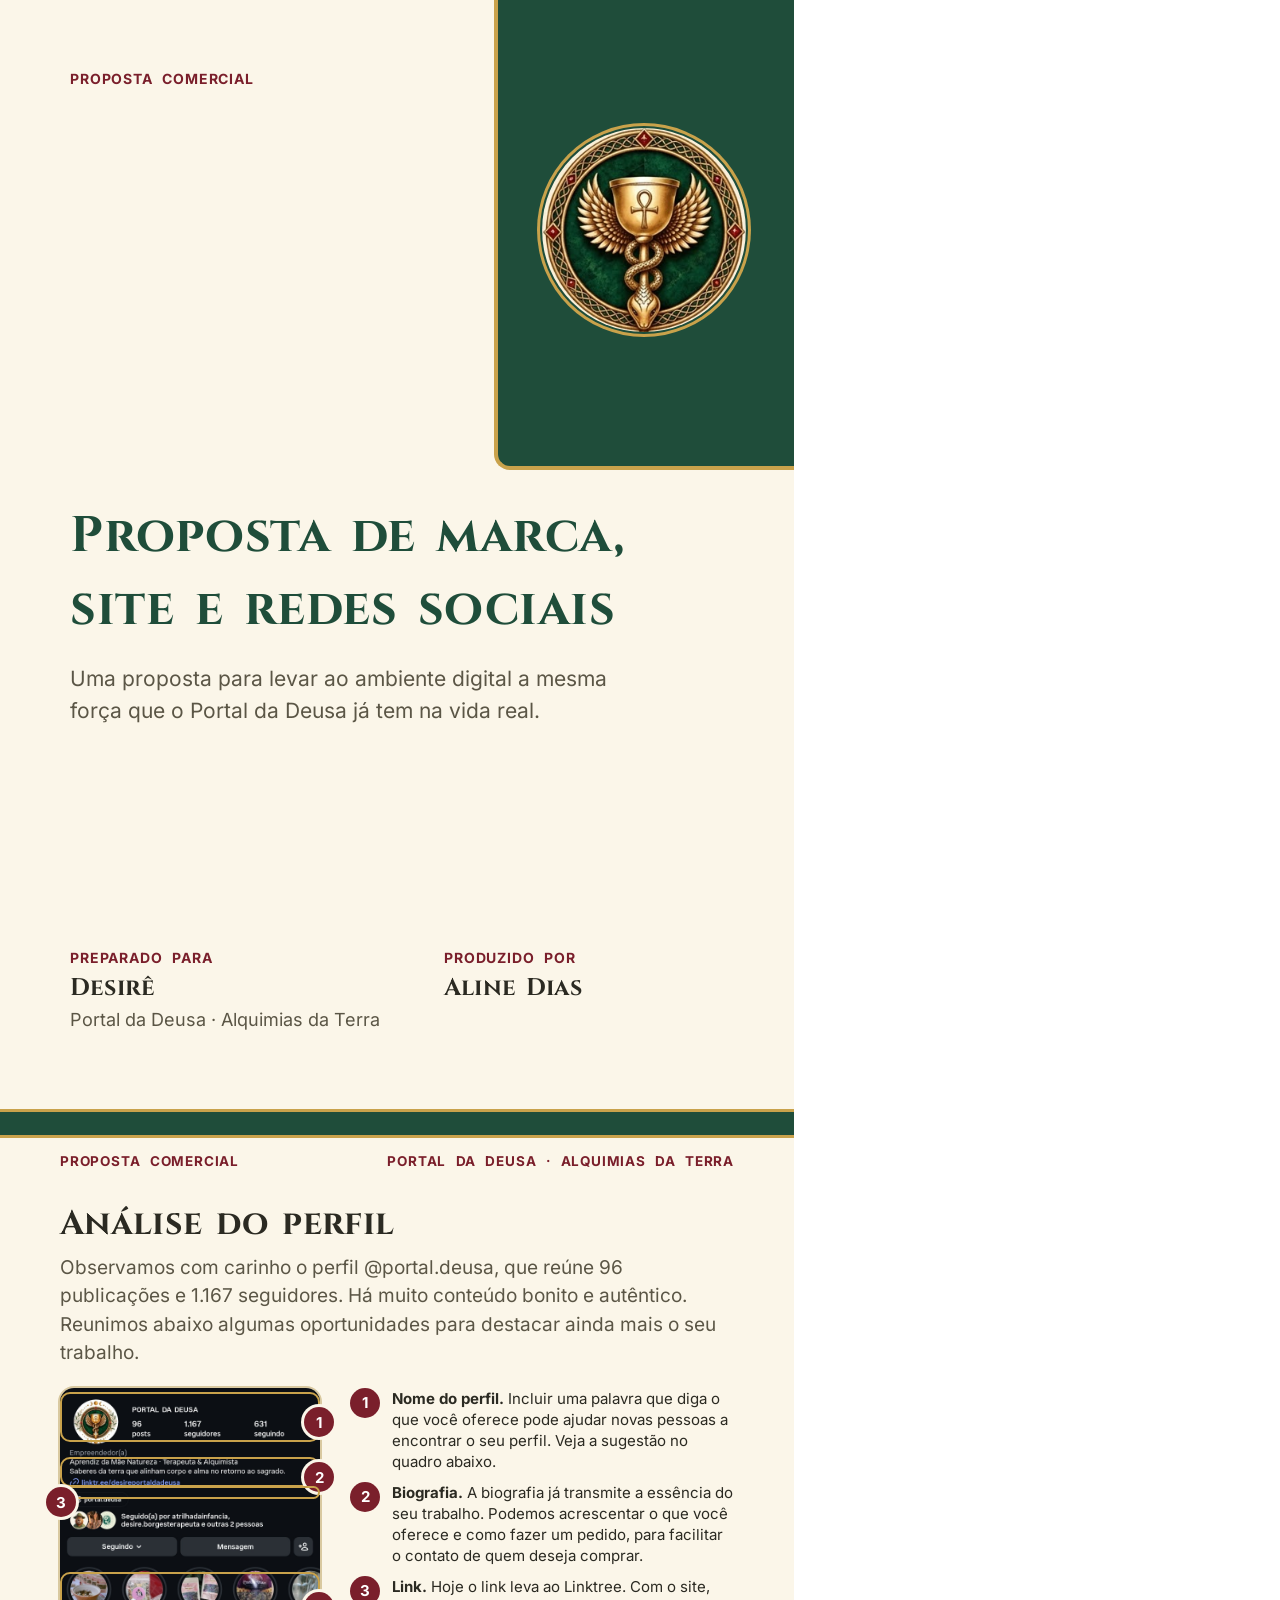
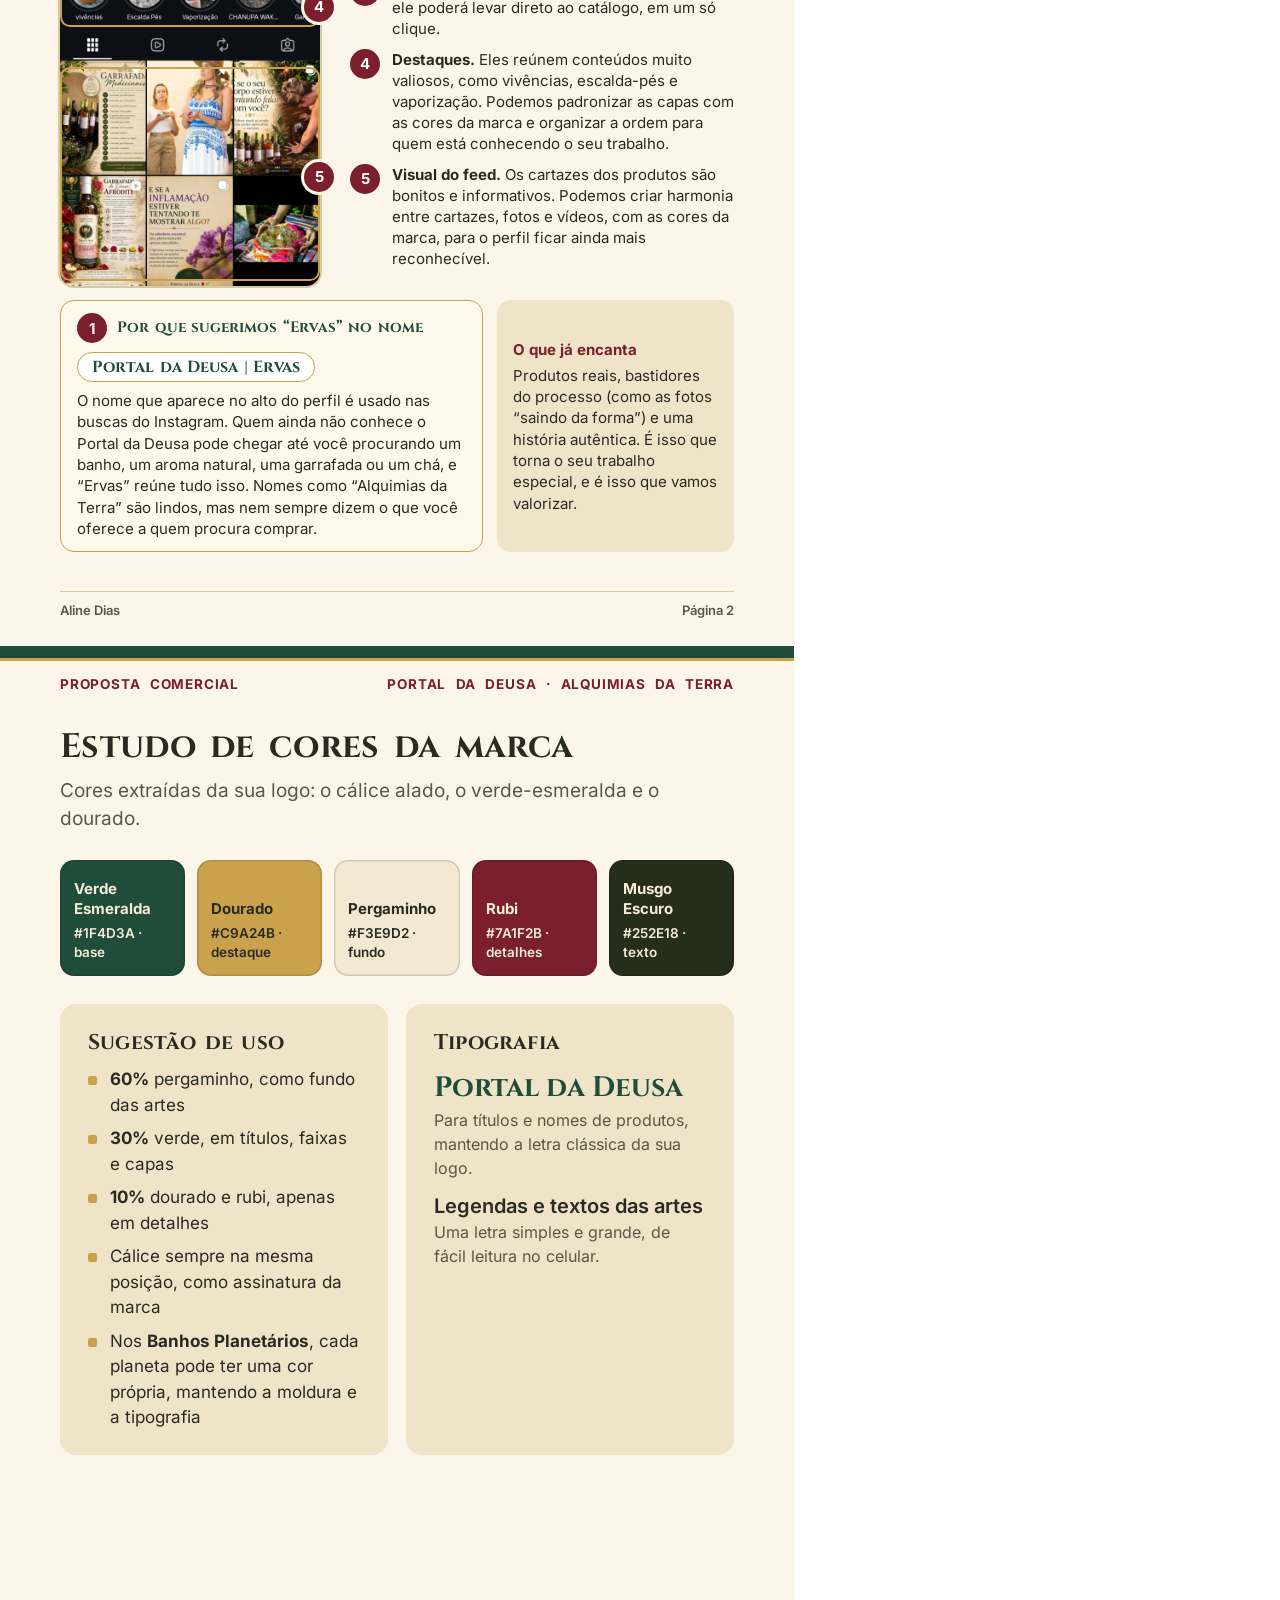
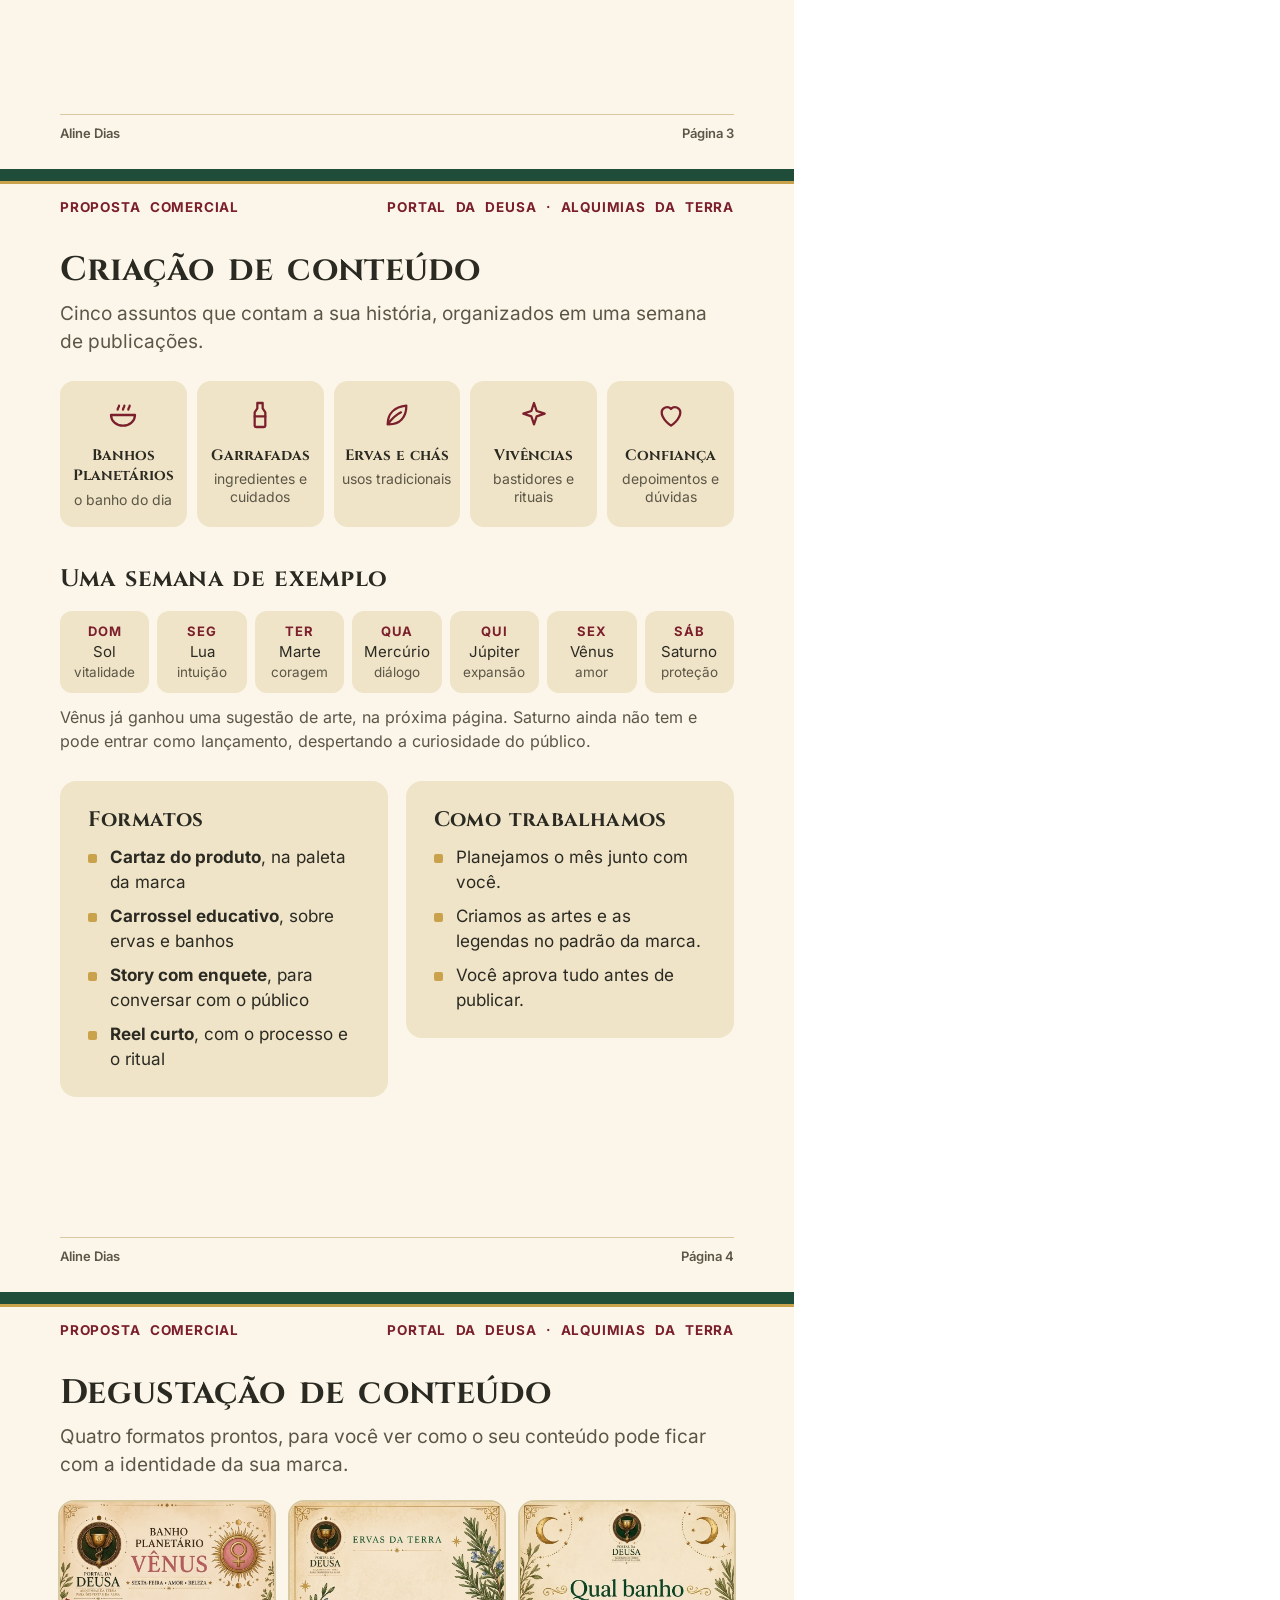
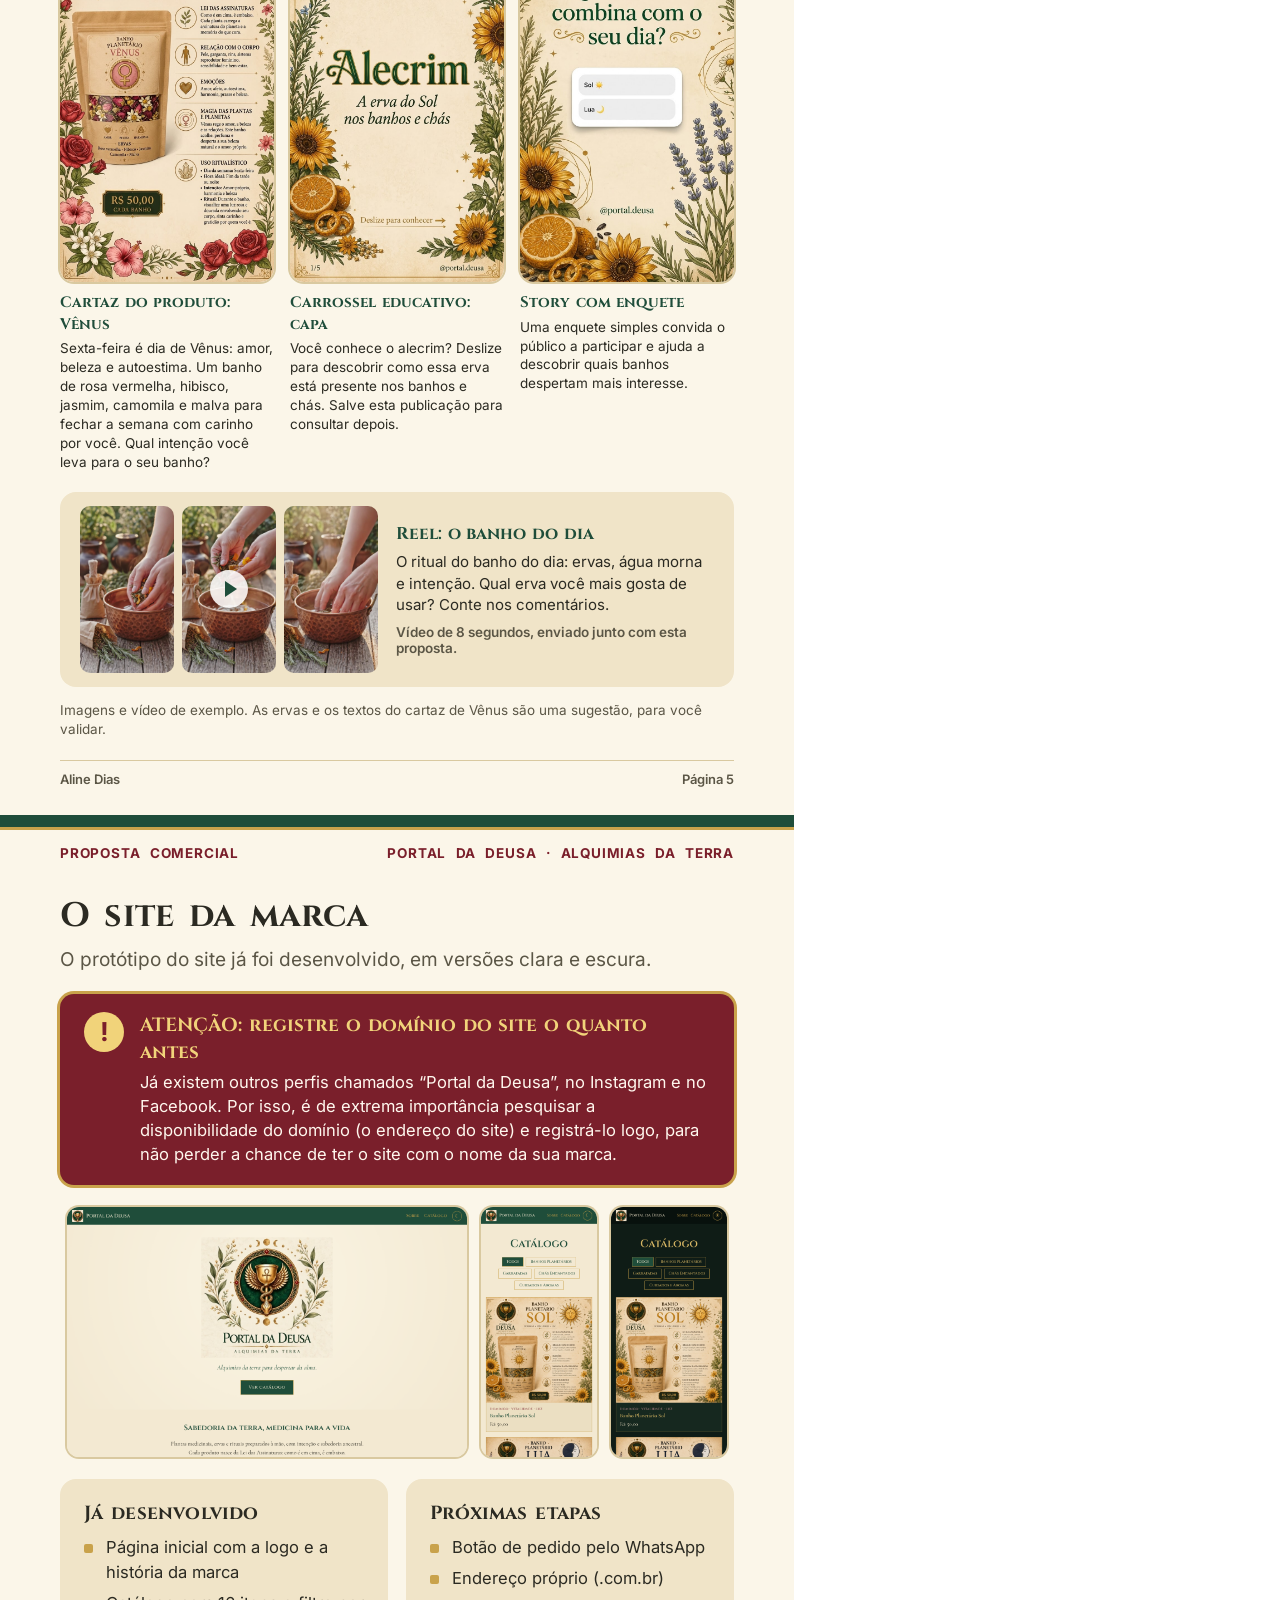
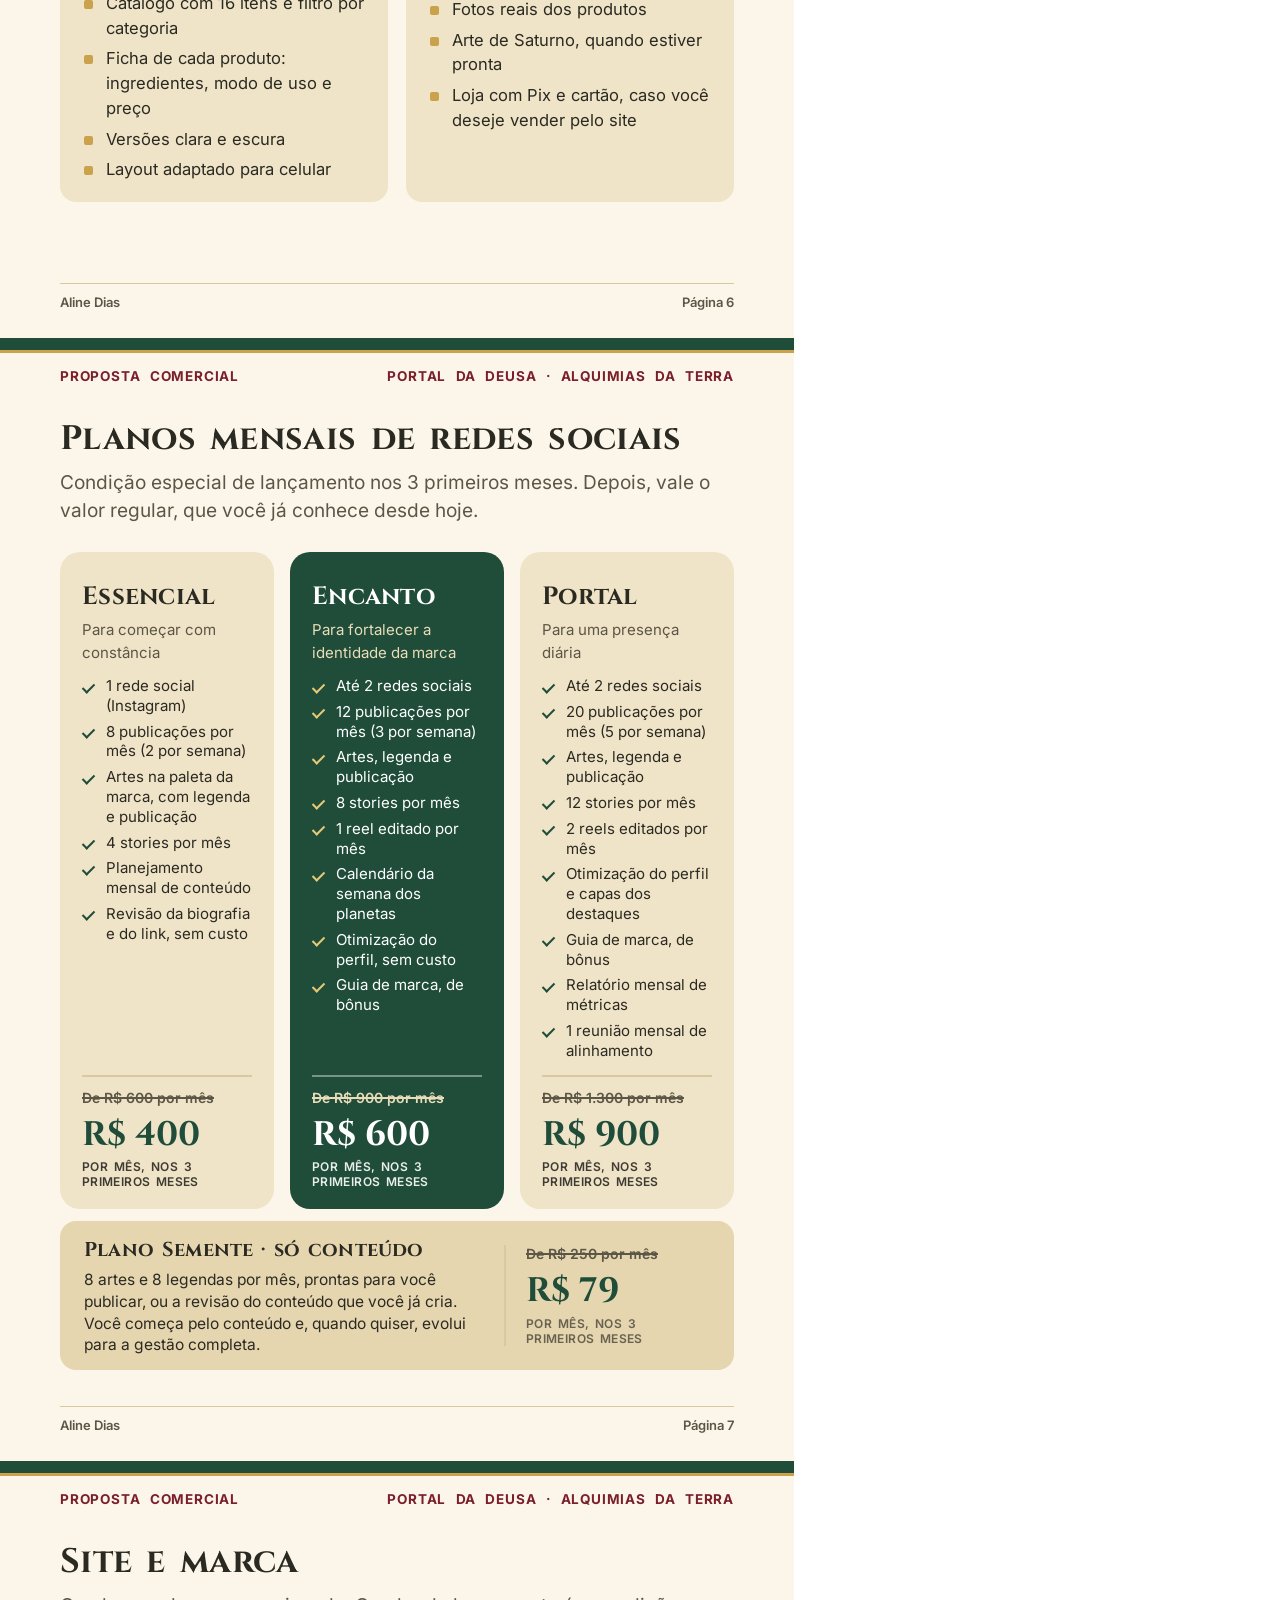
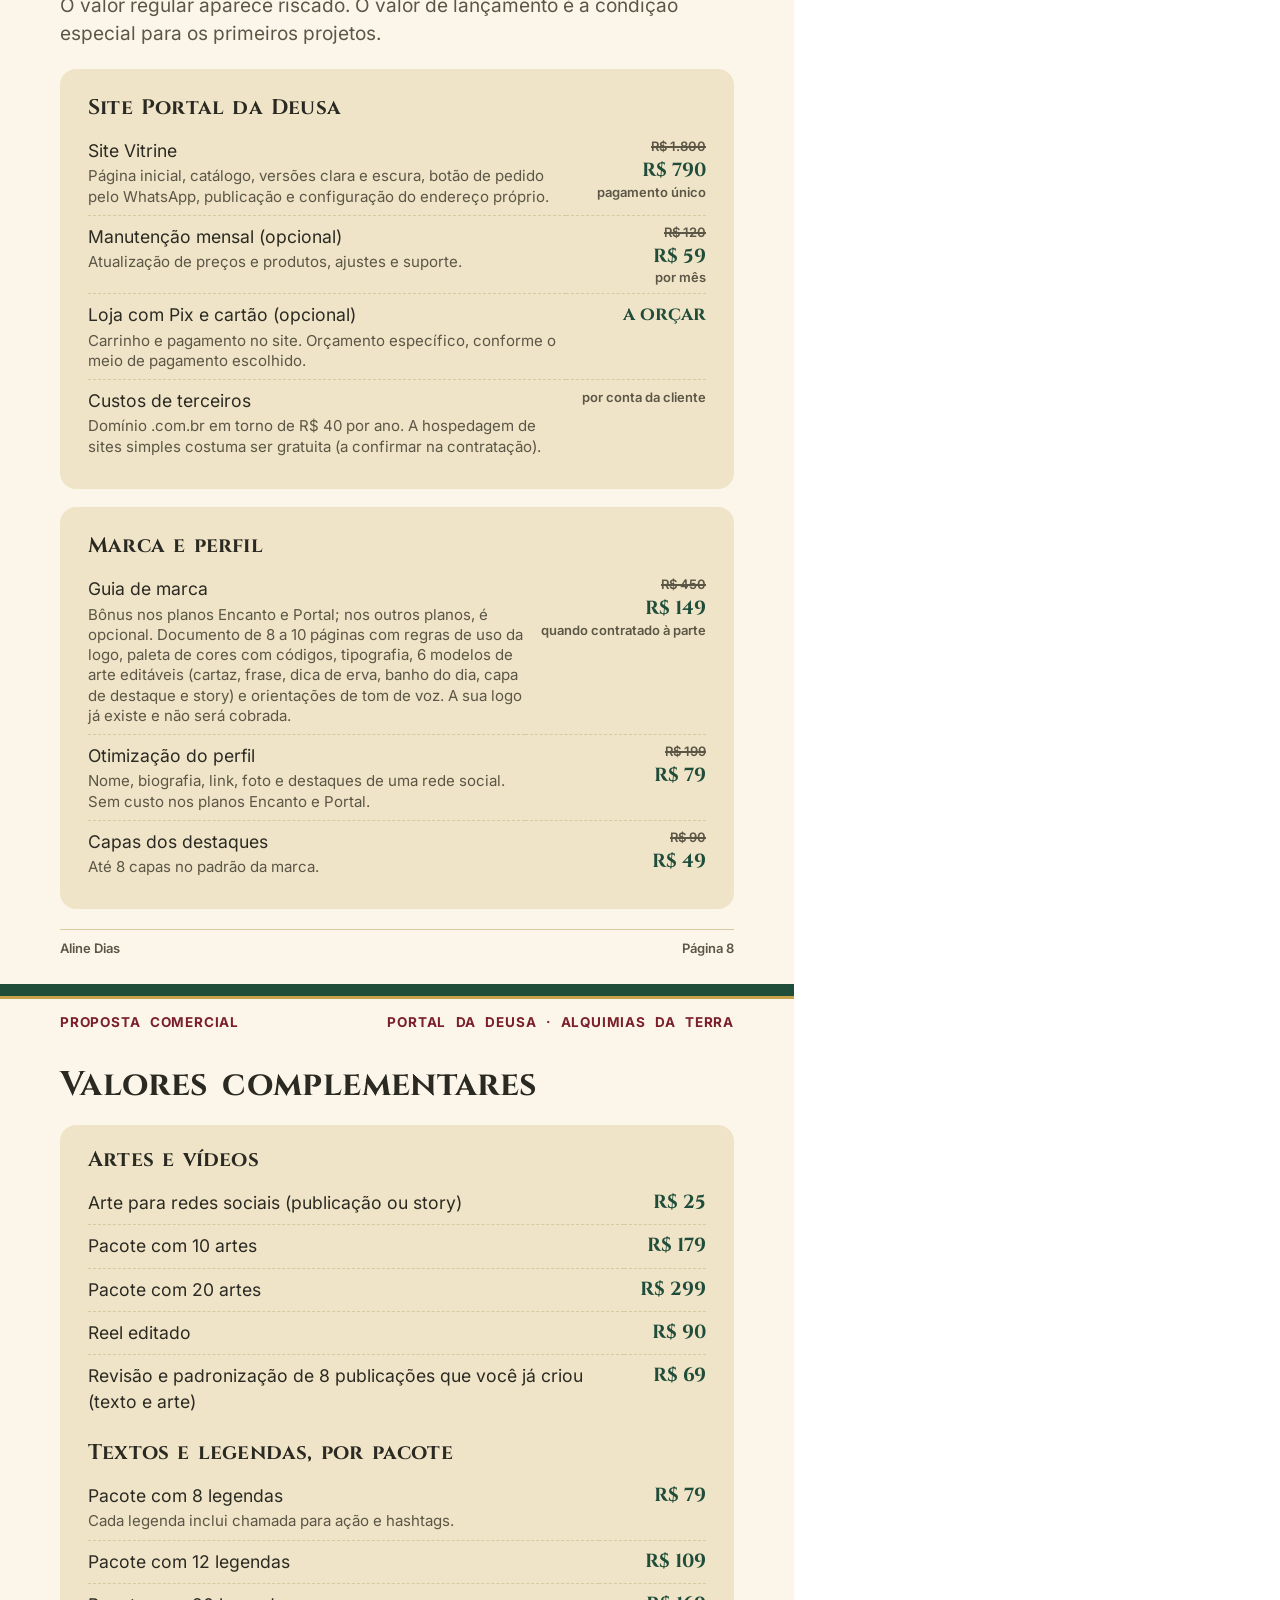
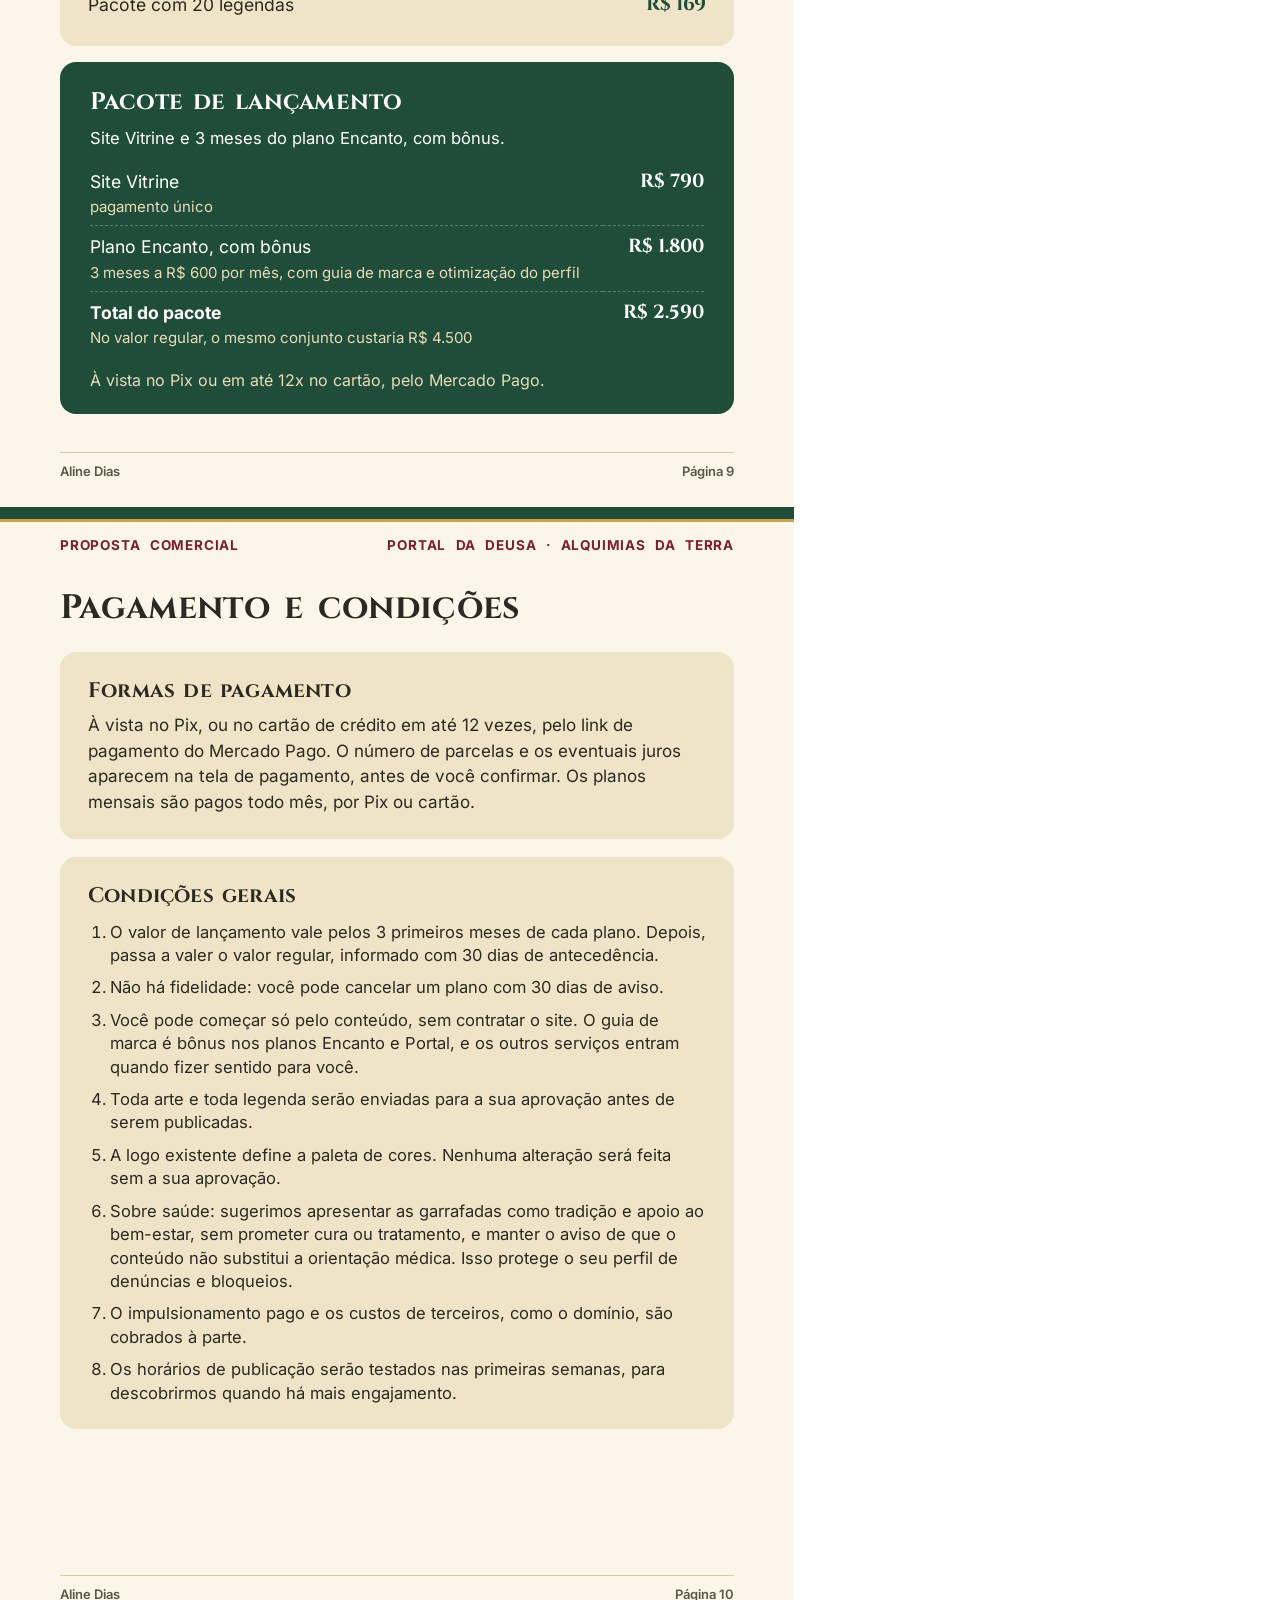
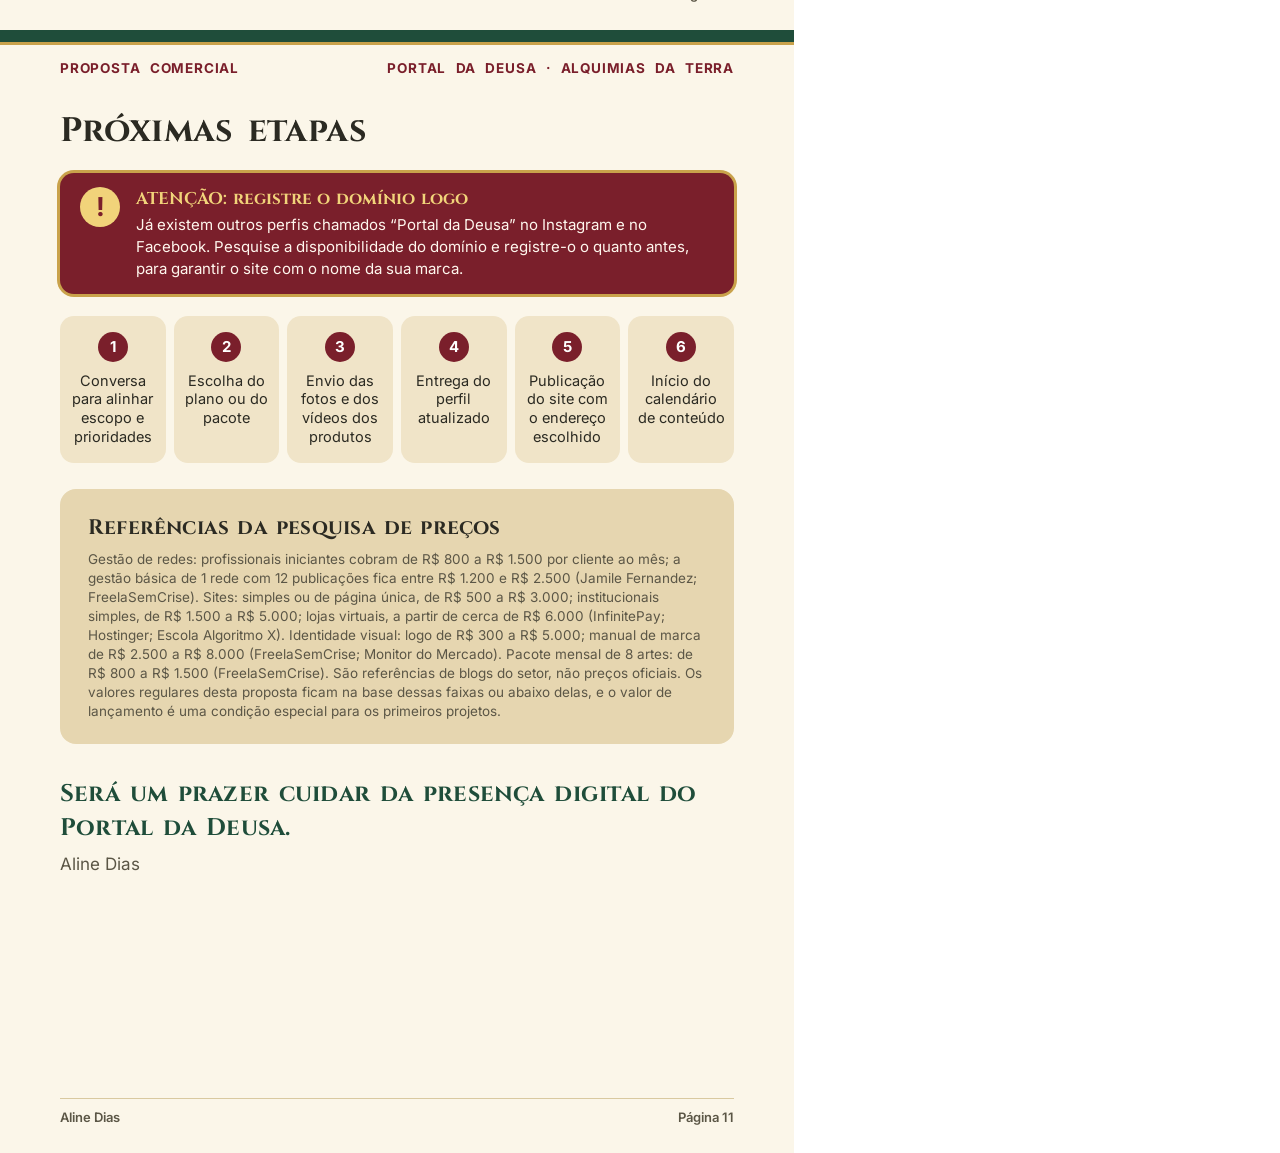
<file: proposta/proposta.html>
<!doctype html>
<html lang="pt-BR">
<head>
<meta charset="utf-8">
<title>Proposta Portal da Deusa</title>
<style>
@font-face{font-family:Cinzel;font-style:normal;font-weight:400;src:url(fonts/cinzel-latin-400-normal.woff2) format('woff2'),url(fonts/cinzel-latin-400-normal.woff) format('woff')}
@font-face{font-family:Cinzel;font-style:normal;font-weight:600;src:url(fonts/cinzel-latin-600-normal.woff2) format('woff2'),url(fonts/cinzel-latin-600-normal.woff) format('woff')}
@font-face{font-family:Cinzel;font-style:normal;font-weight:700;src:url(fonts/cinzel-latin-700-normal.woff2) format('woff2'),url(fonts/cinzel-latin-700-normal.woff) format('woff')}
@font-face{font-family:Inter;font-style:normal;font-weight:400;src:url(fonts/inter-latin-400-normal.woff2) format('woff2'),url(fonts/inter-latin-400-normal.woff) format('woff')}
@font-face{font-family:Inter;font-style:normal;font-weight:600;src:url(fonts/inter-latin-600-normal.woff2) format('woff2'),url(fonts/inter-latin-600-normal.woff) format('woff')}
@font-face{font-family:Inter;font-style:normal;font-weight:700;src:url(fonts/inter-latin-700-normal.woff2) format('woff2'),url(fonts/inter-latin-700-normal.woff) format('woff')}
/* Paleta da cliente (verde, dourado, pergaminho e rubi), letra grande e legível. A marca do estúdio ainda será desenvolvida. */
:root{--bg:#fbf6e9;--sand:#f0e4c8;--sand2:#e6d6b0;--terra:#c9a24b;--terra-d:#7a1f2b;--olive:#1f4d3a;--ink:#2b2a22;--soft:#5b5646;--line:#d9c9a0}
@page{size:210mm 297mm;margin:0}
*{box-sizing:border-box}
html,body{margin:0}
body{font:400 17px/1.5 Inter,system-ui,sans-serif;color:var(--ink);-webkit-print-color-adjust:exact;print-color-adjust:exact}
h1,h2,h3,.fr{font-family:Cinzel,Georgia,serif;font-weight:700;color:var(--ink);margin:0;letter-spacing:.01em;word-spacing:.14em}
.page{width:794px;height:1123px;position:relative;overflow:hidden;background:var(--bg);padding:70px 60px 0;page-break-after:always;break-after:page}
.page:last-child{page-break-after:auto;break-after:auto}
.top{position:absolute;left:60px;right:60px;top:30px;display:flex;justify-content:space-between;align-items:center;font:700 13.5px Inter;letter-spacing:.06em;word-spacing:.4em;text-transform:uppercase;color:var(--terra-d)}
.top .brand{display:flex;align-items:center;gap:8px}
.page:not(.cover)::before{content:"";position:absolute;left:0;right:0;top:0;height:12px;background:var(--olive);border-bottom:3px solid var(--terra)}
.foot{position:absolute;left:60px;right:60px;bottom:28px;display:flex;justify-content:space-between;font:600 13px Inter;color:var(--soft);border-top:1.5px solid var(--line);padding-top:10px}
h2.t{font-size:34px;line-height:1.25;margin-top:10px}
.lead{font-size:19px;color:var(--soft);margin:8px 0 0;max-width:674px}
.card{background:var(--sand);border-radius:16px;padding:24px 28px}
.card h3{font-size:21px;margin-bottom:6px}
.two{display:grid;grid-template-columns:1fr 1fr;gap:18px}
.list{margin:8px 0 0;padding:0;list-style:none;display:flex;flex-direction:column;gap:8px}
.list li{padding-left:22px;position:relative}
.list li:before{content:"";position:absolute;left:0;top:.55em;width:9px;height:9px;border-radius:2px;background:var(--terra)}
b,strong{font-weight:700}
.shot{position:relative;width:260px;flex:none}
.shot img{width:100%;display:block;border-radius:14px;box-shadow:0 0 0 2px var(--line)}
.n{position:absolute;right:-14px;width:30px;height:30px;border-radius:50%;background:var(--terra-d);color:#fff;font:700 15px Inter;display:grid;place-items:center;box-shadow:0 0 0 3px var(--bg)}
.zone{position:absolute;left:0;right:0;border:2.5px solid var(--terra);border-radius:10px}
.legend{display:flex;flex-direction:column;gap:10px;flex:1;min-width:0}
.legend>div{display:grid;grid-template-columns:30px 1fr;gap:12px;font-size:15px;line-height:1.4}
.legend .n{position:static;box-shadow:none}
.sw{display:grid;grid-template-columns:repeat(5,1fr);gap:12px;margin-top:20px}
.sw div{border-radius:14px;height:116px;padding:14px;display:flex;flex-direction:column;justify-content:flex-end;font:700 15px/1.35 Inter;box-shadow:inset 0 0 0 1.5px #0002}
.sw small{font:600 13.5px/1.4 Inter;margin-top:4px}
.week{display:grid;grid-template-columns:repeat(7,1fr);gap:8px;margin-top:14px}
.week div{background:var(--sand);border-radius:12px;padding:12px 4px;text-align:center;font-size:15px;line-height:1.25}
.week b{display:block;font:700 13px Inter;letter-spacing:.06em;color:var(--terra-d);margin-bottom:4px}
.week i{display:block;font-style:normal;color:var(--soft);font-size:13.5px;margin-top:3px}
.plans{display:grid;grid-template-columns:repeat(3,1fr);gap:16px;margin-top:26px}
.plan{background:var(--sand);border-radius:20px;padding:26px 22px 20px;display:flex;flex-direction:column;position:relative}
.plan.hl{background:var(--olive);color:#fff}
.plan.hl h3,.plan.hl .pr{color:#fff}
.plan h3{font-size:25px;margin-bottom:4px}
.plan .for{font-size:15px;color:var(--soft);margin-bottom:12px}
.plan.hl .for{color:#e9dcb8}
.plan ul{list-style:none;margin:0 0 14px;padding:0;display:flex;flex-direction:column;gap:6px;font-size:15px;line-height:1.32}
.plan li{padding-left:24px;position:relative}
.plan li:before{content:"";position:absolute;left:3px;top:.3em;width:5px;height:10px;border:solid var(--olive);border-width:0 2.2px 2.2px 0;transform:rotate(45deg)}
.plan.hl li:before{border-color:#e7c875}
.pr{margin-top:auto;border-top:2px solid var(--line);padding-top:12px}
.plan.hl .pr{border-color:#ffffff66}
.pr small,.seed small{display:block;font:600 12px Inter;letter-spacing:.03em;word-spacing:.2em;opacity:.9;color:inherit}
table{width:100%;border-collapse:collapse;font-size:17.5px}
td{padding:11px 0;border-bottom:1.5px dashed var(--line);vertical-align:top}
tr:last-child td{border-bottom:0}
td:last-child{text-align:right;font:700 19px Cinzel,serif;color:var(--olive);white-space:nowrap;padding-left:16px}
td small{display:block;font:400 15px/1.35 Inter;color:var(--soft);margin-top:2px}
td:last-child small{font:600 13px Inter;text-align:right}
.note ol{margin:8px 0 0;padding-left:22px;display:flex;flex-direction:column;gap:5px;font-size:16px;line-height:1.38}
.src{font-size:13.5px;line-height:1.4;color:var(--soft)}
.devs img{display:block;border-radius:12px;box-shadow:0 0 0 2px var(--line)}

.old{display:block;font:600 14px Inter;color:var(--soft);text-decoration:line-through;text-decoration-thickness:1.5px;word-spacing:0;margin-bottom:6px}
.pr .now,.seed .now{display:block;font:700 34px Cinzel,serif;color:var(--olive);line-height:1.4}
.plan.hl .pr .old{color:#e9dcb8}
.plan.hl .pr .now{color:#fff}
.seed{display:flex;gap:22px;align-items:center;justify-content:space-between;background:var(--sand2);border-radius:16px;padding:14px 24px;margin-top:12px}
.seed h3{font-size:20px;margin-bottom:4px}
.seed p{margin:0;font-size:15.5px;line-height:1.4}
.seed .sp{flex:none;width:206px;border-left:2px solid var(--line);padding-left:20px}
.seed small{color:var(--soft)}
td.pc{text-align:right;white-space:nowrap;padding-left:16px}
td.pc .now{display:block;font:700 19px Cinzel,serif;color:var(--olive);line-height:1.3}
td.pc .old{font-size:13px;margin-bottom:4px}
td.pc small{display:block;font:600 13px Inter;color:var(--soft);margin-top:1px}
.pils{display:grid;grid-template-columns:repeat(5,1fr);gap:10px;margin-top:24px}
.pil{background:var(--sand);border-radius:14px;padding:18px 8px;text-align:center}
.pil svg{width:32px;height:32px;stroke:var(--terra-d);fill:none;stroke-width:1.7;stroke-linecap:round;stroke-linejoin:round}
.pil b{display:block;font:700 15px Cinzel,serif;color:var(--ink);margin:8px 0 4px;line-height:1.35;word-spacing:.1em}
.pil span{display:block;font-size:14px;color:var(--soft);line-height:1.3}
.steps{display:grid;grid-template-columns:repeat(6,1fr);gap:8px;margin-top:22px}
.steps div{background:var(--sand);border-radius:14px;padding:16px 8px;text-align:center;font-size:14.5px;line-height:1.3}
.steps b{display:grid;place-items:center;width:30px;height:30px;border-radius:50%;background:var(--terra-d);color:#fff;font:700 15px Inter;margin:0 auto 10px}
.note ol{margin:8px 0 0;padding-left:22px;display:flex;flex-direction:column;gap:9px;font-size:16.5px;line-height:1.42}
.tight td{padding:8px 0}
.tight td.pc{padding:8px 0 8px 16px}

.tasting{display:grid;grid-template-columns:repeat(3,1fr);gap:16px;margin-top:22px}
.tasting figure{margin:0}
.ph{position:relative;overflow:hidden;background:#fff}
.tasting .ph{aspect-ratio:9/16;border-radius:14px;box-shadow:0 0 0 2px var(--line)}
.ph img{width:100%;height:100%;object-fit:cover;display:block}
.tasting figcaption b{display:block;font:700 15px Cinzel,serif;color:var(--olive);margin:10px 0 4px;line-height:1.45;word-spacing:.1em}
.tasting figcaption span{display:block;font-size:13.5px;line-height:1.4;color:var(--ink)}
.reel{display:flex;gap:18px;align-items:center;margin-top:20px;background:var(--sand);border-radius:16px;padding:14px 20px}
.reel .frames{display:flex;gap:8px;flex:none}
.reel .ph{width:94px;aspect-ratio:9/16;border-radius:10px}
.reel b{display:block;font:700 17px Cinzel,serif;color:var(--olive);margin-bottom:4px;line-height:1.45;word-spacing:.1em}
.reel p{margin:0;font-size:15px;line-height:1.45}
.reel small{display:block;margin-top:8px;font:600 13.5px Inter;color:var(--soft)}
.play{position:absolute;inset:0;display:grid;place-items:center}
.play i{width:38px;height:38px;border-radius:50%;background:#ffffffdd;display:grid;place-items:center;box-shadow:0 1px 6px #0004}
.play i:after{content:"";border-left:12px solid var(--olive);border-top:8px solid transparent;border-bottom:8px solid transparent;margin-left:4px}

.refl{display:block;background:#fff9ec;border:1.5px solid var(--terra);border-radius:14px;padding:12px 16px;font-size:15px;line-height:1.42}
.refl-h{display:flex;gap:10px;align-items:center}
.refl-h .n{position:static;box-shadow:none;flex:none}
.refl-h b{font:700 15px Cinzel,serif;color:var(--olive);word-spacing:.1em;line-height:1.3}
.refl .pill{display:inline-block;margin-top:9px;background:#fff;border:1.5px solid var(--terra);border-radius:999px;padding:3px 14px;font:700 16px Cinzel,serif;color:var(--olive);word-spacing:.1em}
.refl p{margin:8px 0 0}
.bottom{display:flex;gap:14px;align-items:stretch;margin-top:14px}
.bottom .refl{flex:1.9;min-width:0}
.bottom .card{flex:1;min-width:0;margin:0;padding:12px 16px;border-radius:14px;font-size:15px;line-height:1.42;display:flex;flex-direction:column;justify-content:center}

.alert{display:flex;gap:16px;align-items:flex-start;background:var(--terra-d);color:#fff7ee;border-radius:14px;padding:14px 20px;box-shadow:0 0 0 3px var(--terra)}
.alert-i{flex:none;width:40px;height:40px;border-radius:50%;background:#f1d37a;color:var(--terra-d);display:grid;place-items:center;font:700 26px/1 Inter}
.alert b{display:block;font:700 17px Cinzel,serif;color:#f1d37a;word-spacing:.1em;line-height:1.4;margin-bottom:4px}
.alert p{margin:0;font-size:15px;line-height:1.45}
.alert.lg{padding:18px 24px}
.alert.lg b{font-size:19px;margin-bottom:6px}
.alert.lg p{font-size:16.5px}
</style>
</head>
<body>
<svg width="0" height="0" style="position:absolute"><defs>
<symbol id="i-leaf" viewBox="0 0 24 24"><path d="M5 19c0-8 5-13 14-14 0 9-5 14-13 14M5 19c3-4 6-7 10-9"/></symbol>
<symbol id="i-bottle" viewBox="0 0 24 24"><path d="M10 3h4v4l2 3v10a1 1 0 0 1-1 1H9a1 1 0 0 1-1-1V10l2-3z"/><path d="M8 13h8"/></symbol>
<symbol id="i-bowl" viewBox="0 0 24 24"><path d="M3 12h18a9 8 0 0 1-18 0z"/><path d="M8 8c0-1.5 1-1.5 1-3M12 8c0-1.5 1-1.5 1-3M16 8c0-1.5 1-1.5 1-3"/></symbol>
<symbol id="i-spark" viewBox="0 0 24 24"><path d="M12 3l2 6 6 2-6 2-2 6-2-6-6-2 6-2z"/></symbol>
<symbol id="i-heart" viewBox="0 0 24 24"><path d="M12 20s-7-4.5-7-10a4 4 0 0 1 7-2.5A4 4 0 0 1 19 10c0 5.5-7 10-7 10z"/></symbol>
</defs></svg>

<!-- 1. CAPA -->
<section class="page cover" style="padding:0;background:var(--bg)">
  <div style="position:absolute;right:0;top:0;width:300px;height:470px;background:var(--olive);border-bottom-left-radius:16px;border-bottom:4px solid var(--terra);border-left:4px solid var(--terra)"></div>
  <div style="position:absolute;right:50px;top:130px;width:200px;height:200px;border-radius:50%;background:#fff;padding:9px;box-shadow:0 0 0 4px var(--olive),0 0 0 7px var(--terra)"><img src="img/emblema.png" alt="Portal da Deusa" style="width:100%;height:100%;border-radius:50%;object-fit:cover;transform:scale(1.12)"></div>
  <div style="position:absolute;left:0;bottom:0;width:100%;height:14px;background:var(--olive);border-top:3px solid var(--terra)"></div>
  <div style="position:absolute;left:70px;top:70px;font:700 14px Inter;letter-spacing:.06em;word-spacing:.4em;color:var(--terra-d)">PROPOSTA COMERCIAL</div>
  <div style="position:absolute;left:70px;top:500px;width:640px">
    <h1 style="font-size:50px;line-height:1.45;color:var(--olive)">Proposta de marca, site e redes sociais</h1>
    <p style="font-size:21px;color:var(--soft);margin:18px 0 0;max-width:540px">Uma proposta para levar ao ambiente digital a mesma força que o Portal da Deusa já tem na vida real.</p>
  </div>
  <div style="position:absolute;left:70px;bottom:90px;display:flex;gap:64px;align-items:flex-start">
    <div><div style="font:700 14px Inter;letter-spacing:.06em;word-spacing:.4em;color:var(--terra-d)">PREPARADO PARA</div><div class="fr" style="font-size:24px;margin-top:4px">Desirê</div><div style="font-size:18px;color:var(--soft)">Portal da Deusa · Alquimias da Terra</div></div>
    <div><div style="font:700 14px Inter;letter-spacing:.06em;word-spacing:.4em;color:var(--terra-d)">PRODUZIDO POR</div><div class="fr" style="font-size:24px;margin-top:4px">Aline Dias</div></div>
  </div>
</section>

<!-- 2. ANÁLISE DO PERFIL -->
<section class="page">
  <div class="top"><span>Proposta comercial</span><span>Portal da Deusa · Alquimias da Terra</span></div>
  <h2 class="t">Análise do perfil</h2>
  <p class="lead">Observamos com carinho o perfil @portal.deusa, que reúne 96 publicações e 1.167 seguidores. Há muito conteúdo bonito e autêntico. Reunimos abaixo algumas oportunidades para destacar ainda mais o seu trabalho.</p>
  <div style="display:flex;gap:30px;margin-top:20px;align-items:flex-start">
    <div class="shot">
      <img src="img/perfil.jpg" alt="Perfil atual do Instagram">
      <div class="zone" style="top:1%;height:10%"></div><span class="n" style="top:4%">1</span>
      <div class="zone" style="top:14%;height:6%"></div><span class="n" style="top:15%">2</span>
      <div class="zone" style="top:19.8%;height:2.5%"></div><span class="n" style="top:20%;right:auto;left:-14px">3</span>
      <div class="zone" style="top:37%;height:11%"></div><span class="n" style="top:41%">4</span>
      <div class="zone" style="top:56%;height:43%"></div><span class="n" style="top:75%">5</span>
    </div>
    <div class="legend">
      <div><span class="n">1</span><span><b>Nome do perfil.</b> Incluir uma palavra que diga o que você oferece pode ajudar novas pessoas a encontrar o seu perfil. Veja a sugestão no quadro abaixo.</span></div>
      <div><span class="n">2</span><span><b>Biografia.</b> A biografia já transmite a essência do seu trabalho. Podemos acrescentar o que você oferece e como fazer um pedido, para facilitar o contato de quem deseja comprar.</span></div>
      <div><span class="n">3</span><span><b>Link.</b> Hoje o link leva ao Linktree. Com o site, ele poderá levar direto ao catálogo, em um só clique.</span></div>
      <div><span class="n">4</span><span><b>Destaques.</b> Eles reúnem conteúdos muito valiosos, como vivências, escalda-pés e vaporização. Podemos padronizar as capas com as cores da marca e organizar a ordem para quem está conhecendo o seu trabalho.</span></div>
      <div><span class="n">5</span><span><b>Visual do feed.</b> Os cartazes dos produtos são bonitos e informativos. Podemos criar harmonia entre cartazes, fotos e vídeos, com as cores da marca, para o perfil ficar ainda mais reconhecível.</span></div>
    </div>
  </div>
  <div class="bottom">
    <aside class="refl">
      <div class="refl-h"><span class="n">1</span><b>Por que sugerimos “Ervas” no nome</b></div>
      <span class="pill">Portal da Deusa | Ervas</span>
      <p>O nome que aparece no alto do perfil é usado nas buscas do Instagram. Quem ainda não conhece o Portal da Deusa pode chegar até você procurando um banho, um aroma natural, uma garrafada ou um chá, e “Ervas” reúne tudo isso. Nomes como “Alquimias da Terra” são lindos, mas nem sempre dizem o que você oferece a quem procura comprar.</p>
    </aside>
    <div class="card"><b style="display:block;margin-bottom:5px;color:var(--terra-d)">O que já encanta</b><span>Produtos reais, bastidores do processo (como as fotos “saindo da forma”) e uma história autêntica. É isso que torna o seu trabalho especial, e é isso que vamos valorizar.</span></div>
  </div>
  <div class="foot"><span>Aline Dias</span><span>Página 2</span></div>
</section>

<!-- 3. CORES -->
<section class="page">
  <div class="top"><span>Proposta comercial</span><span>Portal da Deusa · Alquimias da Terra</span></div>
  <h2 class="t">Estudo de cores da marca</h2>
  <p class="lead">Cores extraídas da sua logo: o cálice alado, o verde-esmeralda e o dourado.</p>
  <div class="sw" style="margin-top:26px">
    <div style="background:#1f4d3a;color:#f6ecd6">Verde Esmeralda<small>#1F4D3A · base</small></div>
    <div style="background:#c9a24b;color:#2b2a22">Dourado<small>#C9A24B · destaque</small></div>
    <div style="background:#f3e9d2;color:#2b2a22">Pergaminho<small>#F3E9D2 · fundo</small></div>
    <div style="background:#7a1f2b;color:#f6ecd6">Rubi<small>#7A1F2B · detalhes</small></div>
    <div style="background:#252e18;color:#f6ecd6">Musgo Escuro<small>#252E18 · texto</small></div>
  </div>
  <div class="two" style="margin-top:28px">
    <div class="card">
      <h3>Sugestão de uso</h3>
      <ul class="list">
        <li><b>60%</b> pergaminho, como fundo das artes</li>
        <li><b>30%</b> verde, em títulos, faixas e capas</li>
        <li><b>10%</b> dourado e rubi, apenas em detalhes</li>
        <li>Cálice sempre na mesma posição, como assinatura da marca</li>
        <li>Nos <b>Banhos Planetários</b>, cada planeta pode ter uma cor própria, mantendo a moldura e a tipografia</li>
      </ul>
    </div>
    <div class="card">
      <h3>Tipografia</h3>
      <p style="margin:10px 0 0;font:700 28px Cinzel,serif;color:#1f4d3a">Portal da Deusa</p>
      <p style="margin:2px 0 14px;font-size:16px;color:var(--soft)">Para títulos e nomes de produtos, mantendo a letra clássica da sua logo.</p>
      <p style="margin:0;font:600 20px Inter;color:var(--ink)">Legendas e textos das artes</p>
      <p style="margin:2px 0 0;font-size:16px;color:var(--soft)">Uma letra simples e grande, de fácil leitura no celular.</p>
    </div>
  </div>
  <div class="foot"><span>Aline Dias</span><span>Página 3</span></div>
</section>

<!-- 4. CONTEÚDO -->
<section class="page">
  <div class="top"><span>Proposta comercial</span><span>Portal da Deusa · Alquimias da Terra</span></div>
  <h2 class="t">Criação de conteúdo</h2>
  <p class="lead">Cinco assuntos que contam a sua história, organizados em uma semana de publicações.</p>
  <div class="pils">
    <div class="pil"><svg><use href="#i-bowl"/></svg><b>Banhos Planetários</b><span>o banho do dia</span></div>
    <div class="pil"><svg><use href="#i-bottle"/></svg><b>Garrafadas</b><span>ingredientes e cuidados</span></div>
    <div class="pil"><svg><use href="#i-leaf"/></svg><b>Ervas e chás</b><span>usos tradicionais</span></div>
    <div class="pil"><svg><use href="#i-spark"/></svg><b>Vivências</b><span>bastidores e rituais</span></div>
    <div class="pil"><svg><use href="#i-heart"/></svg><b>Confiança</b><span>depoimentos e dúvidas</span></div>
  </div>
  <h3 style="font-size:24px;margin:34px 0 0">Uma semana de exemplo</h3>
  <div class="week">
    <div><b>DOM</b>Sol<i>vitalidade</i></div>
    <div><b>SEG</b>Lua<i>intuição</i></div>
    <div><b>TER</b>Marte<i>coragem</i></div>
    <div><b>QUA</b>Mercúrio<i>diálogo</i></div>
    <div><b>QUI</b>Júpiter<i>expansão</i></div>
    <div><b>SEX</b>Vênus<i>amor</i></div>
    <div><b>SÁB</b>Saturno<i>proteção</i></div>
  </div>
  <p style="margin:12px 0 0;font-size:16px;color:var(--soft)">Vênus já ganhou uma sugestão de arte, na próxima página. Saturno ainda não tem e pode entrar como lançamento, despertando a curiosidade do público.</p>
  <div class="two" style="margin-top:28px;align-items:start">
    <div class="card">
      <h3>Formatos</h3>
      <ul class="list">
        <li><b>Cartaz do produto</b>, na paleta da marca</li>
        <li><b>Carrossel educativo</b>, sobre ervas e banhos</li>
        <li><b>Story com enquete</b>, para conversar com o público</li>
        <li><b>Reel curto</b>, com o processo e o ritual</li>
      </ul>
    </div>
    <div class="card">
      <h3>Como trabalhamos</h3>
      <ul class="list">
        <li>Planejamos o mês junto com você.</li>
        <li>Criamos as artes e as legendas no padrão da marca.</li>
        <li>Você aprova tudo antes de publicar.</li>
      </ul>
    </div>
  </div>
  <div class="foot"><span>Aline Dias</span><span>Página 4</span></div>
</section>

<!-- 4b. DEGUSTAÇÃO -->
<section class="page">
  <div class="top"><span>Proposta comercial</span><span>Portal da Deusa · Alquimias da Terra</span></div>
  <h2 class="t">Degustação de conteúdo</h2>
  <p class="lead">Quatro formatos prontos, para você ver como o seu conteúdo pode ficar com a identidade da sua marca.</p>
  <div class="tasting">
    <figure>
      <div class="ph"><img src="img/post-venus.jpg" alt="Cartaz do Banho Planetário Vênus"></div>
      <figcaption><b>Cartaz do produto: Vênus</b><span>Sexta-feira é dia de Vênus: amor, beleza e autoestima. Um banho de rosa vermelha, hibisco, jasmim, camomila e malva para fechar a semana com carinho por você. Qual intenção você leva para o seu banho?</span></figcaption>
    </figure>
    <figure>
      <div class="ph"><img src="img/post-alecrim.jpg" alt="Capa de carrossel sobre o alecrim"></div>
      <figcaption><b>Carrossel educativo: capa</b><span>Você conhece o alecrim? Deslize para descobrir como essa erva está presente nos banhos e chás. Salve esta publicação para consultar depois.</span></figcaption>
    </figure>
    <figure>
      <div class="ph"><img src="img/story-enquete.jpg" alt="Story com enquete sobre qual banho combina com o dia"></div>
      <figcaption><b>Story com enquete</b><span>Uma enquete simples convida o público a participar e ajuda a descobrir quais banhos despertam mais interesse.</span></figcaption>
    </figure>
  </div>
  <div class="reel">
    <div class="frames">
      <div class="ph"><img src="img/reel-1.jpg" alt="Reel, quadro 1"></div>
      <div class="ph"><img src="img/reel-2.jpg" alt="Reel, quadro 2"><div class="play"><i></i></div></div>
      <div class="ph"><img src="img/reel-3.jpg" alt="Reel, quadro 3"></div>
    </div>
    <div>
      <b>Reel: o banho do dia</b>
      <p>O ritual do banho do dia: ervas, água morna e intenção. Qual erva você mais gosta de usar? Conte nos comentários.</p>
      <small>Vídeo de 8 segundos, enviado junto com esta proposta.</small>
    </div>
  </div>
  <p class="src" style="margin:14px 0 0">Imagens e vídeo de exemplo. As ervas e os textos do cartaz de Vênus são uma sugestão, para você validar.</p>
  <div class="foot"><span>Aline Dias</span><span>Página 5</span></div>
</section>


<!-- 5. SITE -->
<section class="page">
  <div class="top"><span>Proposta comercial</span><span>Portal da Deusa · Alquimias da Terra</span></div>
  <h2 class="t">O site da marca</h2>
  <p class="lead">O protótipo do site já foi desenvolvido, em versões clara e escura.</p>
  <div class="alert lg" style="margin-top:20px">
    <span class="alert-i">!</span>
    <div>
      <b>ATENÇÃO: registre o domínio do site o quanto antes</b>
      <p>Já existem outros perfis chamados “Portal da Deusa”, no Instagram e no Facebook. Por isso, é de extrema importância pesquisar a disponibilidade do domínio (o endereço do site) e registrá-lo logo, para não perder a chance de ter o site com o nome da sua marca.</p>
    </div>
  </div>
  <div class="devs" style="display:flex;gap:14px;justify-content:center;align-items:flex-end;margin-top:22px">
    <img src="img/site-desktop.png" alt="Site no computador" style="height:250px;width:auto">
    <img src="img/site-celular-claro.png" alt="Catálogo no celular, versão clara" style="height:250px;width:auto">
    <img src="img/site-celular-escuro.png" alt="Catálogo no celular, versão escura" style="height:250px;width:auto">
  </div>
  <div class="two" style="margin-top:22px">
    <div class="card" style="padding:20px 24px">
      <h3 style="font-size:19px">Já desenvolvido</h3>
      <ul class="list" style="font-size:16.5px;gap:6px">
        <li>Página inicial com a logo e a história da marca</li>
        <li>Catálogo com 16 itens e filtro por categoria</li>
        <li>Ficha de cada produto: ingredientes, modo de uso e preço</li>
        <li>Versões clara e escura</li>
        <li>Layout adaptado para celular</li>
      </ul>
    </div>
    <div class="card" style="padding:20px 24px">
      <h3 style="font-size:19px">Próximas etapas</h3>
      <ul class="list" style="font-size:16.5px;gap:6px">
        <li>Botão de pedido pelo WhatsApp</li>
        <li>Endereço próprio (.com.br)</li>
        <li>Fotos reais dos produtos</li>
        <li>Arte de Saturno, quando estiver pronta</li>
        <li>Loja com Pix e cartão, caso você deseje vender pelo site</li>
      </ul>
    </div>
  </div>
  <div class="foot"><span>Aline Dias</span><span>Página 6</span></div>
</section>

<!-- 6. PLANOS -->
<section class="page">
  <div class="top"><span>Proposta comercial</span><span>Portal da Deusa · Alquimias da Terra</span></div>
  <h2 class="t">Planos mensais de redes sociais</h2>
  <p class="lead">Condição especial de lançamento nos 3 primeiros meses. Depois, vale o valor regular, que você já conhece desde hoje.</p>
  <div class="plans" style="margin-top:26px">
    <div class="plan">
      <h3>Essencial</h3><div class="for">Para começar com constância</div>
      <ul>
        <li>1 rede social (Instagram)</li>
        <li>8 publicações por mês (2 por semana)</li>
        <li>Artes na paleta da marca, com legenda e publicação</li>
        <li>4 stories por mês</li>
        <li>Planejamento mensal de conteúdo</li>
        <li>Revisão da biografia e do link, sem custo</li>
      </ul>
      <div class="pr"><span class="old">De R$&nbsp;600 por mês</span><span class="now">R$&nbsp;400</span><small>POR MÊS, NOS 3 PRIMEIROS MESES</small></div>
    </div>
    <div class="plan hl">
      <h3>Encanto</h3><div class="for">Para fortalecer a identidade da marca</div>
      <ul>
        <li>Até 2 redes sociais</li>
        <li>12 publicações por mês (3 por semana)</li>
        <li>Artes, legenda e publicação</li>
        <li>8 stories por mês</li>
        <li>1 reel editado por mês</li>
        <li>Calendário da semana dos planetas</li>
        <li>Otimização do perfil, sem custo</li>
        <li>Guia de marca, de bônus</li>
      </ul>
      <div class="pr"><span class="old">De R$&nbsp;900 por mês</span><span class="now">R$&nbsp;600</span><small>POR MÊS, NOS 3 PRIMEIROS MESES</small></div>
    </div>
    <div class="plan">
      <h3>Portal</h3><div class="for">Para uma presença diária</div>
      <ul>
        <li>Até 2 redes sociais</li>
        <li>20 publicações por mês (5 por semana)</li>
        <li>Artes, legenda e publicação</li>
        <li>12 stories por mês</li>
        <li>2 reels editados por mês</li>
        <li>Otimização do perfil e capas dos destaques</li>
        <li>Guia de marca, de bônus</li>
        <li>Relatório mensal de métricas</li>
        <li>1 reunião mensal de alinhamento</li>
      </ul>
      <div class="pr"><span class="old">De R$&nbsp;1.300 por mês</span><span class="now">R$&nbsp;900</span><small>POR MÊS, NOS 3 PRIMEIROS MESES</small></div>
    </div>
  </div>
  <div class="seed">
    <div>
      <h3>Plano Semente · só conteúdo</h3>
      <p>8 artes e 8 legendas por mês, prontas para você publicar, ou a revisão do conteúdo que você já cria. Você começa pelo conteúdo e, quando quiser, evolui para a gestão completa.</p>
    </div>
    <div class="sp"><span class="old">De R$&nbsp;250 por mês</span><span class="now">R$&nbsp;79</span><small>POR MÊS, NOS 3 PRIMEIROS MESES</small></div>
  </div>
  <div class="foot"><span>Aline Dias</span><span>Página 7</span></div>
</section>

<!-- 7. SITE E MARCA -->
<section class="page">
  <div class="top"><span>Proposta comercial</span><span>Portal da Deusa · Alquimias da Terra</span></div>
  <h2 class="t">Site e marca</h2>
  <p class="lead">O valor regular aparece riscado. O valor de lançamento é a condição especial para os primeiros projetos.</p>
  <div class="card" style="margin-top:20px">
    <h3>Site Portal da Deusa</h3>
    <table class="tight" style="margin-top:4px">
      <tr><td>Site Vitrine<small>Página inicial, catálogo, versões clara e escura, botão de pedido pelo WhatsApp, publicação e configuração do endereço próprio.</small></td><td class="pc"><span class="old">R$&nbsp;1.800</span><span class="now">R$&nbsp;790</span><small>pagamento único</small></td></tr>
      <tr><td>Manutenção mensal (opcional)<small>Atualização de preços e produtos, ajustes e suporte.</small></td><td class="pc"><span class="old">R$&nbsp;120</span><span class="now">R$&nbsp;59</span><small>por mês</small></td></tr>
      <tr><td>Loja com Pix e cartão (opcional)<small>Carrinho e pagamento no site. Orçamento específico, conforme o meio de pagamento escolhido.</small></td><td class="pc"><span class="now">a orçar</span></td></tr>
      <tr><td>Custos de terceiros<small>Domínio .com.br em torno de R$&nbsp;40 por ano. A hospedagem de sites simples costuma ser gratuita (a confirmar na contratação).</small></td><td class="pc"><small>por conta da cliente</small></td></tr>
    </table>
  </div>
  <div class="card" style="margin-top:18px">
    <h3>Marca e perfil</h3>
    <table class="tight" style="margin-top:4px">
      <tr><td>Guia de marca<small>Bônus nos planos Encanto e Portal; nos outros planos, é opcional. Documento de 8 a 10 páginas com regras de uso da logo, paleta de cores com códigos, tipografia, 6 modelos de arte editáveis (cartaz, frase, dica de erva, banho do dia, capa de destaque e story) e orientações de tom de voz. A sua logo já existe e não será cobrada.</small></td><td class="pc"><span class="old">R$&nbsp;450</span><span class="now">R$&nbsp;149</span><small>quando contratado à parte</small></td></tr>
      <tr><td>Otimização do perfil<small>Nome, biografia, link, foto e destaques de uma rede social. Sem custo nos planos Encanto e Portal.</small></td><td class="pc"><span class="old">R$&nbsp;199</span><span class="now">R$&nbsp;79</span></td></tr>
      <tr><td>Capas dos destaques<small>Até 8 capas no padrão da marca.</small></td><td class="pc"><span class="old">R$&nbsp;90</span><span class="now">R$&nbsp;49</span></td></tr>
    </table>
  </div>
  <div class="foot"><span>Aline Dias</span><span>Página 8</span></div>
</section>

<!-- 8. VALORES COMPLEMENTARES -->
<section class="page">
  <div class="top"><span>Proposta comercial</span><span>Portal da Deusa · Alquimias da Terra</span></div>
  <h2 class="t">Valores complementares</h2>
  <div class="card" style="margin-top:18px;padding:20px 28px">
    <h3>Artes e vídeos</h3>
    <table class="tight" style="margin-top:2px">
      <tr><td>Arte para redes sociais (publicação ou story)</td><td class="pc"><span class="now">R$&nbsp;25</span></td></tr>
      <tr><td>Pacote com 10 artes</td><td class="pc"><span class="now">R$&nbsp;179</span></td></tr>
      <tr><td>Pacote com 20 artes</td><td class="pc"><span class="now">R$&nbsp;299</span></td></tr>
      <tr><td>Reel editado</td><td class="pc"><span class="now">R$&nbsp;90</span></td></tr>
      <tr><td>Revisão e padronização de 8 publicações que você já criou (texto e arte)</td><td class="pc"><span class="now">R$&nbsp;69</span></td></tr>
    </table>
    <h3 style="margin-top:14px">Textos e legendas, por pacote</h3>
    <table class="tight" style="margin-top:2px">
      <tr><td>Pacote com 8 legendas<small>Cada legenda inclui chamada para ação e hashtags.</small></td><td class="pc"><span class="now">R$&nbsp;79</span></td></tr>
      <tr><td>Pacote com 12 legendas</td><td class="pc"><span class="now">R$&nbsp;109</span></td></tr>
      <tr><td>Pacote com 20 legendas</td><td class="pc"><span class="now">R$&nbsp;169</span></td></tr>
    </table>
  </div>
  <div class="card" style="margin-top:16px;background:var(--olive);color:#fff;padding:22px 30px">
    <h3 style="color:#fff;font-size:24px">Pacote de lançamento</h3>
    <p style="margin:4px 0 10px;font-size:16.5px">Site Vitrine e 3 meses do plano Encanto, com bônus.</p>
    <table class="tight" style="color:#fff">
      <tr><td style="border-color:#ffffff44">Site Vitrine<small style="color:#e9dcb8">pagamento único</small></td><td class="pc" style="border-color:#ffffff44"><span class="now" style="color:#fff">R$&nbsp;790</span></td></tr>
      <tr><td style="border-color:#ffffff44">Plano Encanto, com bônus<small style="color:#e9dcb8">3 meses a R$&nbsp;600 por mês, com guia de marca e otimização do perfil</small></td><td class="pc" style="border-color:#ffffff44"><span class="now" style="color:#fff">R$&nbsp;1.800</span></td></tr>
      <tr><td><b>Total do pacote</b><small style="color:#e9dcb8">No valor regular, o mesmo conjunto custaria R$&nbsp;4.500</small></td><td class="pc"><span class="now" style="color:#fff">R$&nbsp;2.590</span></td></tr>
    </table>
    <p style="margin:12px 0 0;font-size:16px;color:#e9dcb8">À vista no Pix ou em até 12x no cartão, pelo Mercado Pago.</p>
  </div>
  <div class="foot"><span>Aline Dias</span><span>Página 9</span></div>
</section>

<!-- 9. PAGAMENTO E CONDIÇÕES -->
<section class="page">
  <div class="top"><span>Proposta comercial</span><span>Portal da Deusa · Alquimias da Terra</span></div>
  <h2 class="t">Pagamento e condições</h2>
  <div class="card" style="margin-top:22px">
    <h3>Formas de pagamento</h3>
    <p style="margin:6px 0 0;font-size:17px">À vista no Pix, ou no cartão de crédito em até 12 vezes, pelo link de pagamento do Mercado Pago. O número de parcelas e os eventuais juros aparecem na tela de pagamento, antes de você confirmar. Os planos mensais são pagos todo mês, por Pix ou cartão.</p>
  </div>
  <div class="card note" style="margin-top:18px">
    <h3>Condições gerais</h3>
    <ol>
      <li>O valor de lançamento vale pelos 3 primeiros meses de cada plano. Depois, passa a valer o valor regular, informado com 30 dias de antecedência.</li>
      <li>Não há fidelidade: você pode cancelar um plano com 30 dias de aviso.</li>
      <li>Você pode começar só pelo conteúdo, sem contratar o site. O guia de marca é bônus nos planos Encanto e Portal, e os outros serviços entram quando fizer sentido para você.</li>
      <li>Toda arte e toda legenda serão enviadas para a sua aprovação antes de serem publicadas.</li>
      <li>A logo existente define a paleta de cores. Nenhuma alteração será feita sem a sua aprovação.</li>
      <li>Sobre saúde: sugerimos apresentar as garrafadas como tradição e apoio ao bem-estar, sem prometer cura ou tratamento, e manter o aviso de que o conteúdo não substitui a orientação médica. Isso protege o seu perfil de denúncias e bloqueios.</li>
      <li>O impulsionamento pago e os custos de terceiros, como o domínio, são cobrados à parte.</li>
      <li>Os horários de publicação serão testados nas primeiras semanas, para descobrirmos quando há mais engajamento.</li>
    </ol>
  </div>
  <div class="foot"><span>Aline Dias</span><span>Página 10</span></div>
</section>

<!-- 10. ETAPAS E REFERÊNCIAS -->
<section class="page">
  <div class="top"><span>Proposta comercial</span><span>Portal da Deusa · Alquimias da Terra</span></div>
  <h2 class="t">Próximas etapas</h2>
  <div class="alert" style="margin-top:20px">
    <span class="alert-i">!</span>
    <div>
      <b>ATENÇÃO: registre o domínio logo</b>
      <p>Já existem outros perfis chamados “Portal da Deusa” no Instagram e no Facebook. Pesquise a disponibilidade do domínio e registre-o o quanto antes, para garantir o site com o nome da sua marca.</p>
    </div>
  </div>
  <div class="steps">
    <div><b>1</b>Conversa para alinhar escopo e prioridades</div>
    <div><b>2</b>Escolha do plano ou do pacote</div>
    <div><b>3</b>Envio das fotos e dos vídeos dos produtos</div>
    <div><b>4</b>Entrega do perfil atualizado</div>
    <div><b>5</b>Publicação do site com o endereço escolhido</div>
    <div><b>6</b>Início do calendário de conteúdo</div>
  </div>
  <div class="card" style="margin-top:26px;background:var(--sand2)">
    <h3>Referências da pesquisa de preços</h3>
    <p class="src" style="margin:6px 0 0">Gestão de redes: profissionais iniciantes cobram de R$&nbsp;800 a R$&nbsp;1.500 por cliente ao mês; a gestão básica de 1 rede com 12 publicações fica entre R$&nbsp;1.200 e R$&nbsp;2.500 (Jamile Fernandez; FreelaSemCrise). Sites: simples ou de página única, de R$&nbsp;500 a R$&nbsp;3.000; institucionais simples, de R$&nbsp;1.500 a R$&nbsp;5.000; lojas virtuais, a partir de cerca de R$&nbsp;6.000 (InfinitePay; Hostinger; Escola Algoritmo X). Identidade visual: logo de R$&nbsp;300 a R$&nbsp;5.000; manual de marca de R$&nbsp;2.500 a R$&nbsp;8.000 (FreelaSemCrise; Monitor do Mercado). Pacote mensal de 8 artes: de R$&nbsp;800 a R$&nbsp;1.500 (FreelaSemCrise). São referências de blogs do setor, não preços oficiais. Os valores regulares desta proposta ficam na base dessas faixas ou abaixo delas, e o valor de lançamento é uma condição especial para os primeiros projetos.</p>
  </div>
  <div style="margin-top:34px"><div class="fr" style="font-size:24px;line-height:1.4;color:var(--olive)">Será um prazer cuidar da presença digital do Portal da Deusa.</div><div style="font-size:17px;color:var(--soft);margin-top:6px">Aline Dias</div></div>
  <div class="foot"><span>Aline Dias</span><span>Página 11</span></div>
</section>

</body>
</html>
</file>
<file: assets/css/style.css>
:root{--paper:#f3e9d2;--paper2:#ebdfc2;--paper3:#e3d5b0;--green:#1f4d3a;--gold:#c9a24b;--wine:#7a1f2b;--ink:#2b2a22;--title:#1f4d3a;--accent:#7a1f2b;--bar:#1f4d3a;--barink:#f3e9d2;--glow:#fbf5e4}
:root[data-theme=dark]{--paper:#0f1c16;--paper2:#16281f;--paper3:#1d3428;--ink:#eadfc4;--title:#d9b865;--accent:#e0a0a8;--bar:#08110d;--barink:#eadfc4;--glow:#1a3025}
*{box-sizing:border-box}
body{margin:0;background:var(--paper);color:var(--ink);font:18px/1.55 'Cormorant Garamond',Georgia,serif;overflow-x:hidden}
body.lock{overflow:hidden}
img{max-width:100%;display:block}
h1,h2,h3,.btn,.card__tag,.top__brand,.filtros button{font-family:Cinzel,serif}
h1,h2{color:var(--title);text-align:center;font-weight:600;margin:0 0 1rem}
h2{font-size:1.5rem}
a{color:inherit}
.top{display:flex;justify-content:space-between;align-items:center;gap:1rem;padding:.6rem 16px;background:var(--bar);color:var(--barink);position:sticky;top:0;z-index:5}
.top__brand{display:flex;align-items:center;gap:.6rem;text-decoration:none;font-size:1rem}
.top nav{display:flex;gap:1rem;font-family:Cinzel,serif;font-size:.85rem}
.top nav a{text-decoration:none;color:var(--gold)}
.hero{text-align:center;padding:2.5rem 16px 3rem;background:radial-gradient(circle at 50% 30%,var(--glow),var(--paper))}
.hero__logo{width:min(420px,90%);margin:0 auto}
.hero__lead{font-style:italic;font-size:1.3rem;color:var(--title);margin:1rem 0 1.5rem}
.btn{display:inline-block;background:var(--green);color:#f3e9d2;border:1px solid var(--gold);padding:.7rem 1.6rem;text-decoration:none;cursor:pointer;font-size:.9rem;letter-spacing:.06em}
.btn:hover{background:var(--wine)}
.sec{max-width:1100px;margin:0 auto;padding:2.5rem 16px}
.sec--narrow{max-width:680px;text-align:center}
.sec--photo{padding-top:0}
.sec--photo img{margin:0 auto;max-height:520px;width:auto;border:1px solid var(--gold)}
.ornament{color:var(--gold);letter-spacing:.5em;margin-top:1rem}
.cats,.grid{display:grid;gap:16px;grid-template-columns:repeat(auto-fill,minmax(240px,1fr))}
.cat{display:flex;flex-direction:column;gap:.3rem;padding:1.2rem;border:1px solid var(--gold);background:var(--paper2);text-decoration:none}
.cat__name{font-family:Cinzel,serif;color:var(--title);font-weight:600}
.cat:hover{background:var(--paper3)}
.filtros{display:flex;flex-wrap:wrap;justify-content:center;gap:.5rem;margin-bottom:1.5rem}
.filtros button{background:none;border:1px solid var(--gold);color:var(--title);padding:.4rem .9rem;cursor:pointer;font-size:.8rem}
.filtros button[aria-pressed=true]{background:var(--green);color:#f3e9d2}
.card{display:flex;flex-direction:column;text-align:left;padding:0;border:1px solid var(--gold);background:var(--paper2);cursor:pointer;font:inherit;color:inherit}
.card:hover{box-shadow:0 4px 14px #0003}
.card__img{aspect-ratio:1;overflow:hidden;background:var(--paper3);display:grid;place-items:center}
.card__img img{width:100%;height:100%;object-fit:cover}
.card[data-id=agua-florida] .card__img{position:relative}
.card[data-id=agua-florida] .card__img img{position:absolute;inset:0;object-position:50% 65%}
.card__moon{font-size:3rem;color:var(--gold)}
.card--breve{opacity:.65;cursor:default}
.card__body{display:flex;flex-direction:column;gap:.2rem;padding:.8rem}
.card__tag{font-size:.65rem;letter-spacing:.08em;color:var(--accent);text-transform:uppercase}
.card__name{font-size:1.15rem;font-weight:600;color:var(--title);line-height:1.2}
.card__price{color:var(--ink)}
.modal{position:fixed;inset:0;background:#000a;z-index:10;display:grid;place-items:center;padding:12px}
.modal[hidden]{display:none}
.modal__box{position:relative;background:var(--paper);max-width:860px;width:100%;max-height:92vh;overflow:auto;border:1px solid var(--gold)}
.modal__close{position:absolute;top:6px;right:10px;font-size:2rem;background:none;border:0;cursor:pointer;color:var(--title);z-index:1;line-height:1}
.modal__content{display:grid;grid-template-columns:1fr}
.modal__content img{width:100%}
.modal__text{padding:1.2rem}
.modal__text h2{text-align:left}
.modal__text h3{font-size:.85rem;margin:1rem 0 .2rem;color:var(--accent)}
.modal__text p{margin:.2rem 0}
.price{font-size:1.4rem;color:var(--title);font-weight:600;margin:1rem 0 !important}
.proto{font-style:italic;color:var(--accent);margin-top:.6rem !important}
.foot{text-align:center;background:var(--bar);color:var(--barink);padding:2rem 16px}
.foot img{margin:0 auto 1rem;background:#f3e9d2;padding:6px}
.foot__small{font-size:.8rem;opacity:.75}
@media(min-width:720px){.modal__content{grid-template-columns:1fr 1fr}}

.top nav{align-items:center}
.theme{background:none;border:1px solid var(--gold);color:var(--gold);width:2rem;height:2rem;border-radius:50%;cursor:pointer;font-size:1rem;line-height:1}
:root[data-theme=dark] .modal__box{background:var(--paper2)}
:root[data-theme=dark] .card,:root[data-theme=dark] .cat{border-color:#7d6630}
:root[data-theme=dark] .hero__logo{border:1px solid var(--gold);border-radius:12px;box-shadow:0 0 40px #c9a24b33}
@media(max-width:480px){.top__brand{white-space:nowrap;font-size:.85rem}.top nav{gap:.6rem;font-size:.75rem}}
</file>
<file: primicia/assets/css/style.css>
:root{--bg:#fbf7ef;--bg2:#f3ecdf;--card:#fffdf8;--ink:#1d1a16;--muted:#6b6257;--line:#e4d9c5;--gold:#b88a2e;--gold2:#d8b25a;--red:#a8121e;--btn:#141210;--btnink:#fbf7ef;--bar:#141210;--barink:#f3ecdf;--focus:#a8121e;--wa:#1f8f4e;--shadow:0 10px 30px rgba(40,28,10,.08)}
@media (prefers-color-scheme:dark){:root:not([data-theme=light]){--bg:#121110;--bg2:#1a1816;--card:#201d1a;--ink:#f1e9da;--muted:#b3a894;--line:#36302a;--gold:#d8b25a;--gold2:#e9c975;--red:#e0545e;--btn:#d8b25a;--btnink:#141210;--bar:#0b0a09;--barink:#f1e9da;--focus:#e9c975;--wa:#2fae63;--shadow:0 10px 30px rgba(0,0,0,.35);color-scheme:dark}}
:root[data-theme=dark]{color-scheme:dark;--bg:#121110;--bg2:#1a1816;--card:#201d1a;--ink:#f1e9da;--muted:#b3a894;--line:#36302a;--gold:#d8b25a;--gold2:#e9c975;--red:#e0545e;--btn:#d8b25a;--btnink:#141210;--bar:#0b0a09;--barink:#f1e9da;--focus:#e9c975;--wa:#2fae63;--shadow:0 10px 30px rgba(0,0,0,.35)}
*{box-sizing:border-box}
html{scroll-behavior:smooth;scroll-padding-top:72px}
body{margin:0;background:var(--bg);color:var(--ink);font:16px/1.6 Inter,system-ui,sans-serif;overflow-x:hidden}
img{max-width:100%;height:auto;display:block}
[hidden]{display:none!important}
h1,h2,h3,.top__brand,.foot__brand{font-family:'Playfair Display',Georgia,serif}
h1,h2{margin:0 0 .75rem;line-height:1.15}
h2{font-size:clamp(1.6rem,4vw,2.2rem);text-align:center}
h3{margin:0 0 .35rem;font-size:1.15rem}
a{color:inherit}
:focus-visible{outline:3px solid var(--focus);outline-offset:2px}
small{color:var(--muted);font-weight:400}

.top{position:sticky;top:env(safe-area-inset-top,0px);z-index:20;display:flex;justify-content:space-between;align-items:center;gap:1rem;padding:.55rem 16px;background:var(--bar);color:var(--barink)}
.top__brand{display:flex;white-space:nowrap;align-items:center;gap:.55rem;text-decoration:none;font-size:1.25rem;font-style:italic;font-weight:700}
.top__brand img{border-radius:50%}
.top__brand small{font-family:Inter,sans-serif;font-style:normal;font-size:.7rem;letter-spacing:.12em;text-transform:uppercase;color:var(--gold2)}
.top nav{display:flex;align-items:center;gap:1rem;font-size:.9rem}
.top nav a{text-decoration:none;color:var(--barink)}
.top__cta{border:1px solid var(--gold2);color:var(--gold2)!important;padding:.3rem .8rem;border-radius:99px}
.theme{background:none;border:0;color:var(--gold2);font-size:1.1rem;cursor:pointer;padding:.2rem .4rem}
@media (max-width:560px){.top nav a:not(.top__cta){display:none}}

.btn{display:inline-flex;align-items:center;justify-content:center;gap:.5rem;min-height:48px;padding:.75rem 1.4rem;border-radius:99px;border:2px solid var(--btn);background:var(--btn);color:var(--btnink);font:600 1rem Inter,sans-serif;text-decoration:none;cursor:pointer;transition:transform .15s,box-shadow .15s}
.btn:hover{transform:translateY(-1px);box-shadow:var(--shadow)}
.btn--ghost{background:transparent;color:var(--ink);border-color:var(--gold)}
.btn--wa{background:var(--wa);border-color:var(--wa);color:#fff}
.link{background:none;border:0;padding:.4rem 0;color:var(--muted);font:500 .95rem Inter,sans-serif;text-decoration:underline;cursor:pointer}

.eyebrow{margin:0 0 .5rem;font-size:.78rem;letter-spacing:.14em;text-transform:uppercase;color:var(--gold);font-weight:600}
.hero{display:grid;grid-template-columns:1.15fr .85fr;align-items:center;gap:2.5rem;max-width:1120px;margin:0 auto;padding:3.5rem 16px 3rem}
.hero h1{font-size:clamp(2rem,5.4vw,3.4rem)}
.hero h1 em{color:var(--red);font-style:italic}
.hero__lead{font-size:1.1rem;color:var(--muted);max-width:36rem}
.hero__actions{display:flex;flex-wrap:wrap;gap:.75rem;margin:1.5rem 0}
.hero__facts{list-style:none;display:flex;flex-wrap:wrap;gap:.5rem 1.5rem;padding:0;margin:0;font-size:.92rem;color:var(--muted)}
.hero__facts strong{color:var(--ink)}
.hero__logo img{border-radius:50%;box-shadow:var(--shadow);background:#fff}
@media (max-width:820px){.hero{grid-template-columns:1fr;padding-top:2rem;gap:1.5rem}.hero__logo{order:-1;max-width:240px;margin:0 auto}}

.sec{max-width:1120px;margin:0 auto;padding:3.5rem 16px}
.sec--alt{max-width:none;background:var(--bg2)}
.sec--alt>*{max-width:1088px;margin-left:auto;margin-right:auto}
.sec--narrow{max-width:760px}
.sec__lead{text-align:center;color:var(--muted);margin:0 auto 2rem;max-width:38rem}

.segs{display:grid;grid-template-columns:repeat(auto-fill,minmax(220px,1fr));gap:1rem}
.seg{display:flex;flex-direction:column;align-items:flex-start;gap:.35rem;text-align:left;padding:1.25rem;background:var(--card);color:var(--ink);border:1px solid var(--line);border-radius:16px;font:inherit;cursor:pointer;transition:border-color .15s,transform .15s}
.seg:hover{border-color:var(--gold);transform:translateY(-2px)}
.seg h3::before{content:'';display:inline-block;width:.55rem;height:.55rem;border-radius:50%;background:var(--red);margin-right:.5rem;vertical-align:middle}
.seg p{margin:0;color:var(--muted);font-size:.93rem}
.seg span{margin-top:auto;padding-top:.5rem;color:var(--gold);font-weight:600;font-size:.9rem}
.seg--destaque{border-color:var(--gold)}

.passos{list-style:none;padding:0;display:grid;grid-template-columns:repeat(4,1fr);gap:1.25rem;margin:2rem auto 0}
.passos li{background:var(--card);border:1px solid var(--line);border-radius:16px;padding:1.25rem}
.passos span{display:inline-grid;place-items:center;width:2.2rem;height:2.2rem;border-radius:50%;background:var(--btn);color:var(--btnink);font-weight:700;margin-bottom:.6rem}
.passos p{margin:0;color:var(--muted);font-size:.94rem}
@media (max-width:860px){.passos{grid-template-columns:1fr 1fr}}
@media (max-width:520px){.passos{grid-template-columns:1fr}}

.wiz,.result{max-width:760px;margin:0 auto;background:var(--card);border:1px solid var(--line);border-radius:20px;padding:1.5rem;box-shadow:var(--shadow)}
.wiz__progress{height:6px;border-radius:99px;background:var(--line);overflow:hidden}
.wiz__progress span{display:block;height:100%;width:20%;background:linear-gradient(90deg,var(--gold),var(--red));transition:width .3s}
.wiz__step-label{margin:.6rem 0 1rem;font-size:.85rem;color:var(--muted)}
.step{border:0;margin:0;padding:0;min-width:0}
.step legend{font:700 1.4rem 'Playfair Display',Georgia,serif;margin-bottom:1rem;padding:0}
.q{font-weight:600;margin:1.25rem 0 .6rem}
.opts{display:flex;flex-wrap:wrap;gap:.6rem}
.opts--seg{display:grid;grid-template-columns:repeat(auto-fill,minmax(150px,1fr))}
.chip{position:relative;cursor:pointer}
.chip input{position:absolute;opacity:0;inset:0;margin:0;cursor:pointer}
.chip span{display:block;padding:.65rem 1rem;border:1.5px solid var(--line);border-radius:12px;background:var(--bg);transition:border-color .15s,background .15s}
.chip span small{display:block;font-size:.8rem;margin-top:.15rem}
.chip:hover span{border-color:var(--gold)}
.chip input:checked+span{border-color:var(--red);background:color-mix(in srgb,var(--red) 9%,var(--card));font-weight:600}
.chip input:focus-visible+span{outline:3px solid var(--focus);outline-offset:2px}
.opts--seg .chip span{height:100%;padding:.85rem 1rem}
.grid2{display:grid;grid-template-columns:repeat(auto-fit,minmax(200px,1fr));gap:1rem}
.field{display:flex;flex-direction:column;gap:.35rem;font-weight:500;margin-top:.25rem}
.field input,.field textarea{font:inherit;color:var(--ink);background:var(--bg);border:1.5px solid var(--line);border-radius:10px;padding:.65rem .8rem;width:100%}
.field input:focus,.field textarea:focus{border-color:var(--gold);outline:none}
.check{display:flex;gap:.6rem;align-items:center;margin-top:1.25rem;cursor:pointer}
.check input{width:1.2rem;height:1.2rem;accent-color:var(--red)}
.upload{position:relative;display:grid;place-items:center;min-height:200px;border:2px dashed var(--gold);border-radius:16px;background:var(--bg);text-align:center;padding:1rem;cursor:pointer;overflow:hidden}
.upload input{position:absolute;inset:0;opacity:0;cursor:pointer}
.upload__empty{display:flex;flex-direction:column;gap:.35rem;max-width:26rem}
.upload img{max-height:320px;border-radius:10px;object-fit:contain}
.upload.tem-foto .upload__empty{display:none}
.aviso{margin:1rem 0 0;padding:.75rem 1rem;border-left:3px solid var(--gold);background:color-mix(in srgb,var(--gold) 10%,var(--card));border-radius:6px;font-size:.93rem}
.erro{color:var(--red);font-weight:600;margin:1rem 0 0}
.wiz__nav{display:flex;justify-content:space-between;gap:.75rem;margin-top:1.75rem}
.wiz__nav #wiz-seguir{margin-left:auto}

.result{margin-top:1.5rem}
.result h3{font-size:1.5rem}
.result__nums{display:grid;grid-template-columns:repeat(3,1fr);gap:.75rem;margin:1.25rem 0}
.result__nums div{background:var(--bg);border:1px solid var(--line);border-radius:14px;padding:.9rem}
.result__nums span{display:block;font-size:.8rem;color:var(--muted);text-transform:uppercase;letter-spacing:.08em}
.result__nums strong{font:700 1.3rem 'Playfair Display',Georgia,serif;font-variant-numeric:tabular-nums}
.result__det{display:grid;grid-template-columns:auto 1fr;gap:.35rem 1rem;margin:0;font-size:.93rem}
.result__det dt{color:var(--muted)}
.result__det dd{margin:0;font-variant-numeric:tabular-nums}
.result__actions{display:flex;flex-wrap:wrap;align-items:center;gap:.75rem 1.25rem;margin-top:1.5rem}
.dica{font-size:.9rem;color:var(--muted)}
@media (max-width:600px){.result__nums{grid-template-columns:1fr}.wiz,.result{padding:1.15rem}.wiz__nav .btn,.result__actions .btn{flex:1}}

.sobre{display:grid;grid-template-columns:220px 1fr;gap:2.5rem;align-items:center}
.sobre__selo{display:grid;place-items:center;aspect-ratio:1;border-radius:50%;border:3px solid var(--gold);background:var(--card);text-align:center;padding:1rem}
.sobre__selo strong{display:block;font:700 4rem/1 'Playfair Display',Georgia,serif;color:var(--red)}
.sobre__selo span{font-size:.85rem;letter-spacing:.12em;text-transform:uppercase;color:var(--muted)}
.sobre h2{text-align:left}
@media (max-width:720px){.sobre{grid-template-columns:1fr}.sobre__selo{width:170px;margin:0 auto}.sobre h2{text-align:center}}

.trab-contador{text-align:center;margin:-1rem 0 1.5rem;font:italic 700 1.2rem 'Playfair Display',Georgia,serif;color:var(--red)}
.trab-filtros{justify-content:center;margin-bottom:1.5rem}
.trab-grade{display:grid;grid-template-columns:repeat(auto-fill,minmax(240px,1fr));gap:1rem}
.trab{display:flex;flex-direction:column;padding:0;text-align:left;background:var(--card);color:var(--ink);border:1px solid var(--line);border-radius:16px;overflow:hidden;font:inherit;cursor:pointer;transition:border-color .15s,transform .15s}
.trab:hover{border-color:var(--gold);transform:translateY(-2px)}
.trab img{width:100%;aspect-ratio:1;object-fit:cover;background:var(--bg2)}
.trab__body{display:flex;flex-direction:column;gap:.2rem;padding:.9rem 1rem 1rem}
.trab__seg{font-size:.75rem;letter-spacing:.12em;text-transform:uppercase;color:var(--gold);font-weight:600}
.trab__body strong{font:700 1.08rem 'Playfair Display',Georgia,serif}
.trab__prova{font-size:.9rem;color:var(--muted);font-variant-numeric:tabular-nums}
.trab-det{width:min(860px,calc(100vw - 32px));max-height:calc(100dvh - 32px);padding:0;border:1px solid var(--line);border-radius:20px;background:var(--card);color:var(--ink);overflow:auto}
.trab-det::backdrop{background:rgba(10,8,6,.65)}
.trab-det #trab-det-conteudo{display:grid;grid-template-columns:1.1fr 1fr;gap:0 1.5rem;align-items:start}
.trab-det__foto{width:100%;aspect-ratio:1;object-fit:cover;background:var(--bg2);grid-row:span 2}
.trab-det__miniaturas{display:flex;gap:.5rem;padding:.75rem;grid-column:1;overflow-x:auto}
.trab-det__miniaturas button{flex:0 0 64px;padding:0;border:2px solid transparent;border-radius:8px;overflow:hidden;cursor:pointer;background:none}
.trab-det__miniaturas button[aria-current]{border-color:var(--red)}
.trab-det__miniaturas img{width:64px;height:64px;object-fit:cover}
.trab-det__texto{padding:1.5rem 1.5rem 1.5rem 0;grid-column:2;grid-row:1/span 2}
.trab-det__texto h3{font-size:1.5rem;padding-right:2rem}
.trab-det__texto .result__det{margin:1rem 0}
.trab-det__tecnicas{list-style:none;display:flex;flex-wrap:wrap;gap:.4rem;padding:0;margin:0 0 1.25rem}
.trab-det__tecnicas li{padding:.25rem .7rem;border:1px solid var(--gold);border-radius:99px;font-size:.85rem}
.trab-det__fechar{position:absolute;top:.5rem;right:.5rem;z-index:1;width:40px;height:40px;border-radius:50%;border:0;background:var(--btn);color:var(--btnink);font-size:1.5rem;line-height:1;cursor:pointer}
@media (max-width:700px){.trab-det #trab-det-conteudo{grid-template-columns:1fr}.trab-det__foto{grid-row:auto}.trab-det__miniaturas,.trab-det__texto{grid-column:1;grid-row:auto}.trab-det__texto{padding:0 1.15rem 1.25rem}}
details{border-bottom:1px solid var(--line);padding:.9rem 0}
summary{cursor:pointer;font-weight:600}
details p{margin:.6rem 0 0;color:var(--muted)}

.foot{text-align:center;padding:2.5rem 16px 6rem;background:var(--bar);color:var(--barink);font-size:.93rem}
.foot p{margin:.3rem 0}
.foot__brand{font-size:1.6rem;font-style:italic;font-weight:700}
.foot__brand small{font:500 .7rem Inter,sans-serif;letter-spacing:.14em;text-transform:uppercase;color:var(--gold2);font-style:normal}
.foot a{color:var(--gold2)}

.wa-float{position:fixed;right:16px;bottom:16px;z-index:30;display:grid;place-items:center;width:56px;height:56px;border-radius:50%;background:var(--wa);color:#fff;box-shadow:0 6px 20px rgba(0,0,0,.25)}
@media (prefers-reduced-motion:reduce){html{scroll-behavior:auto}*{transition:none!important}}
</file>
